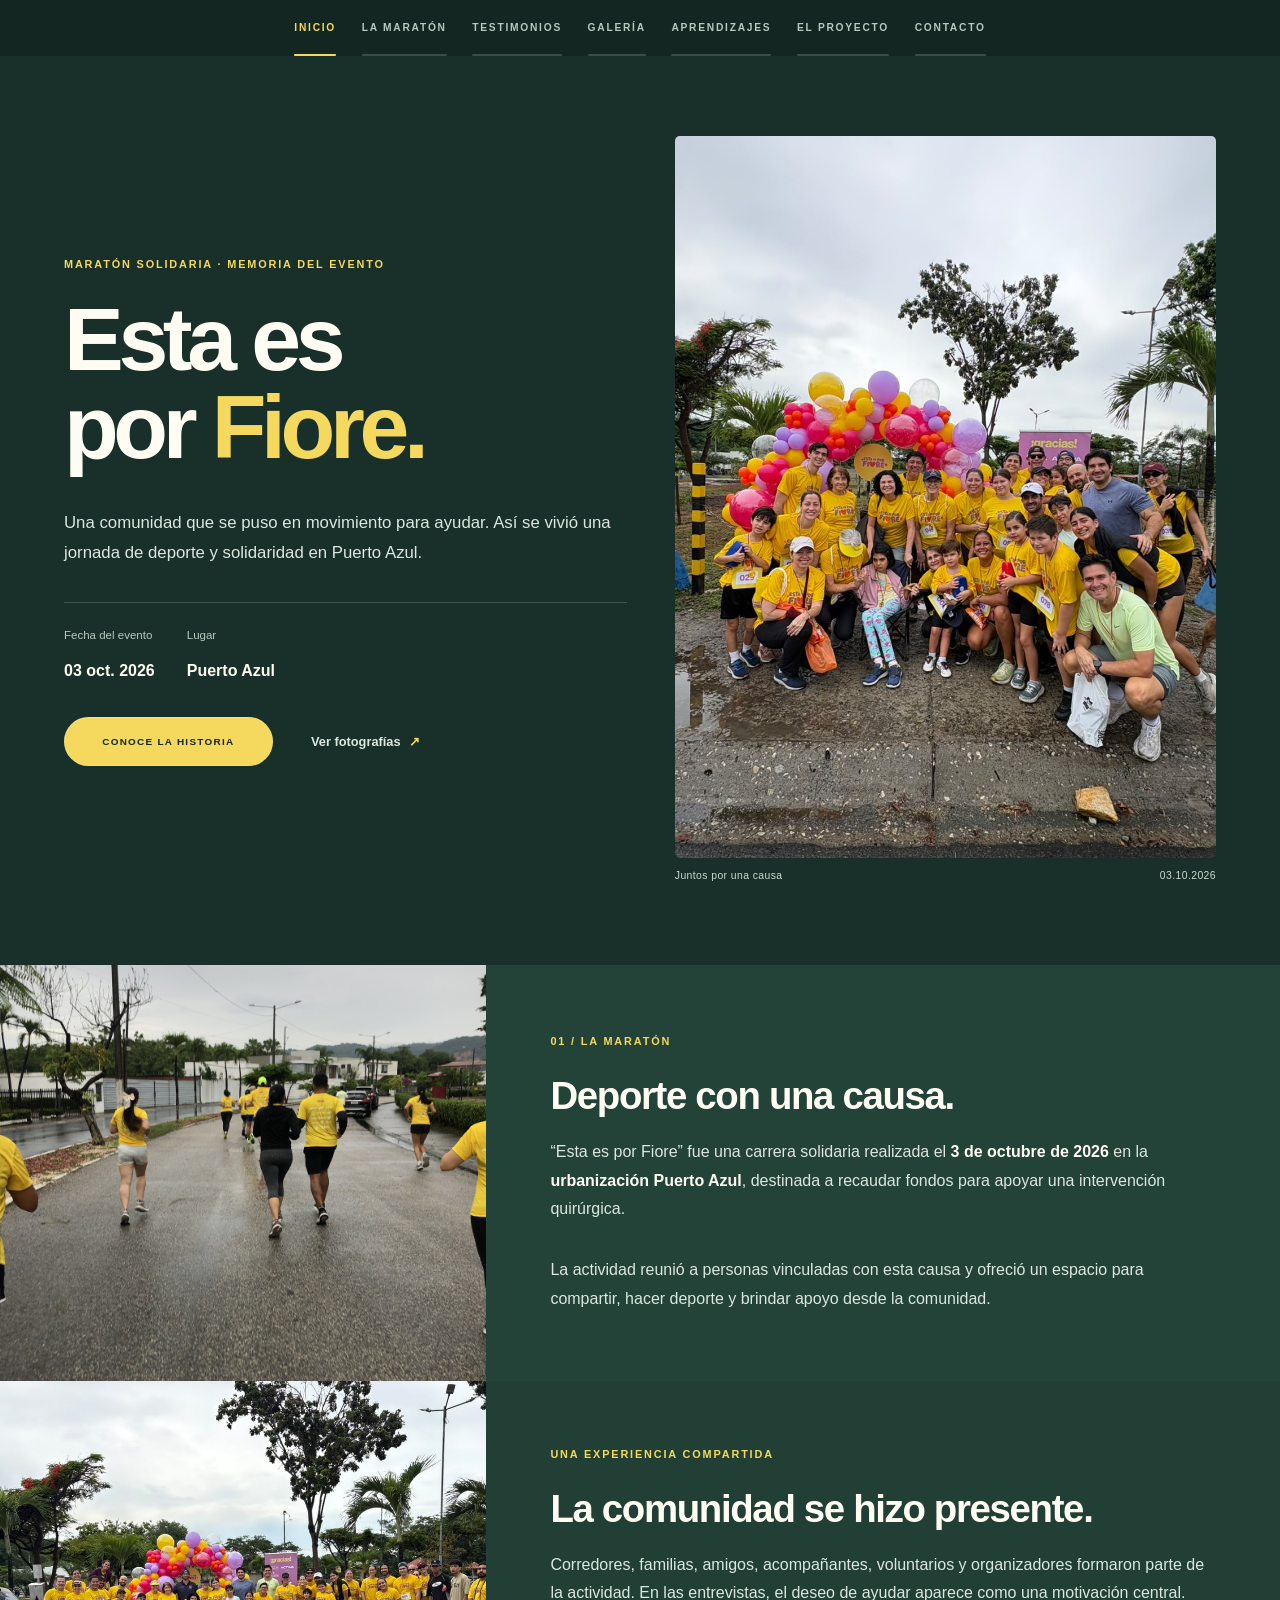
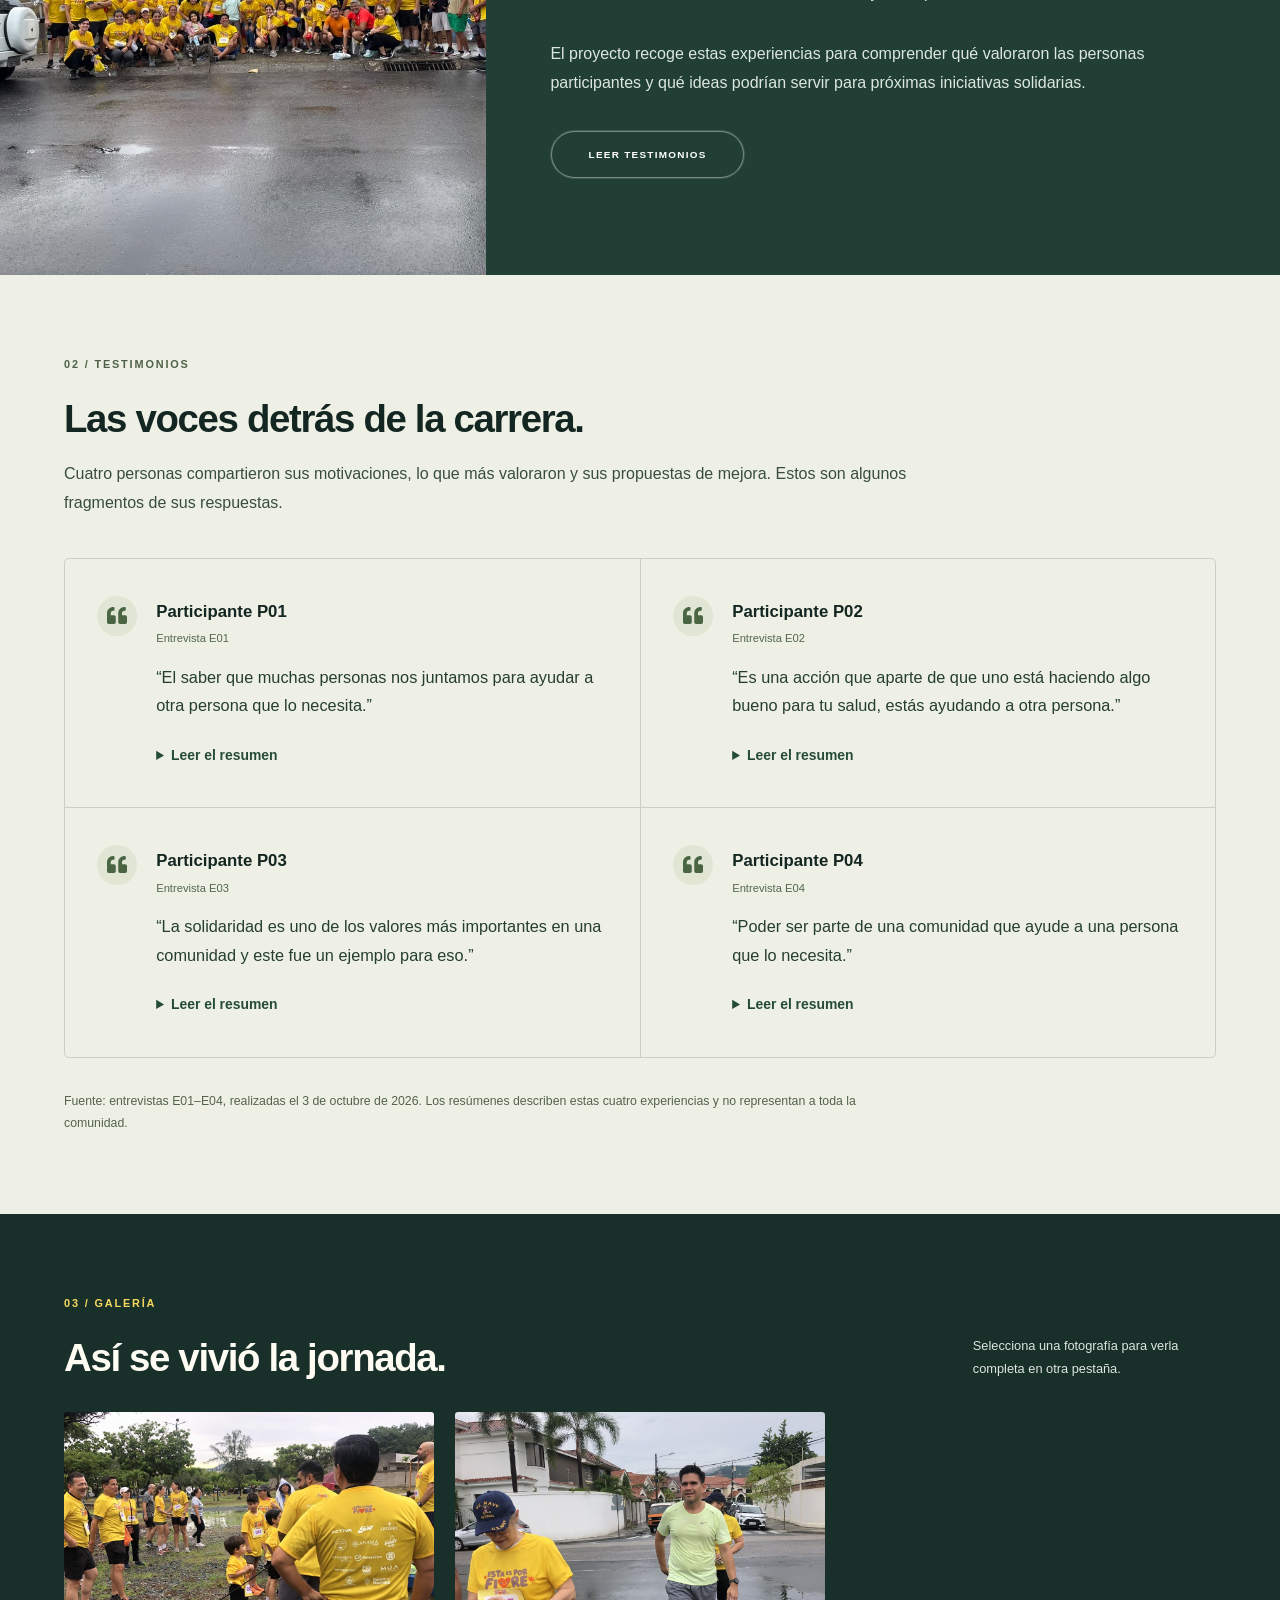
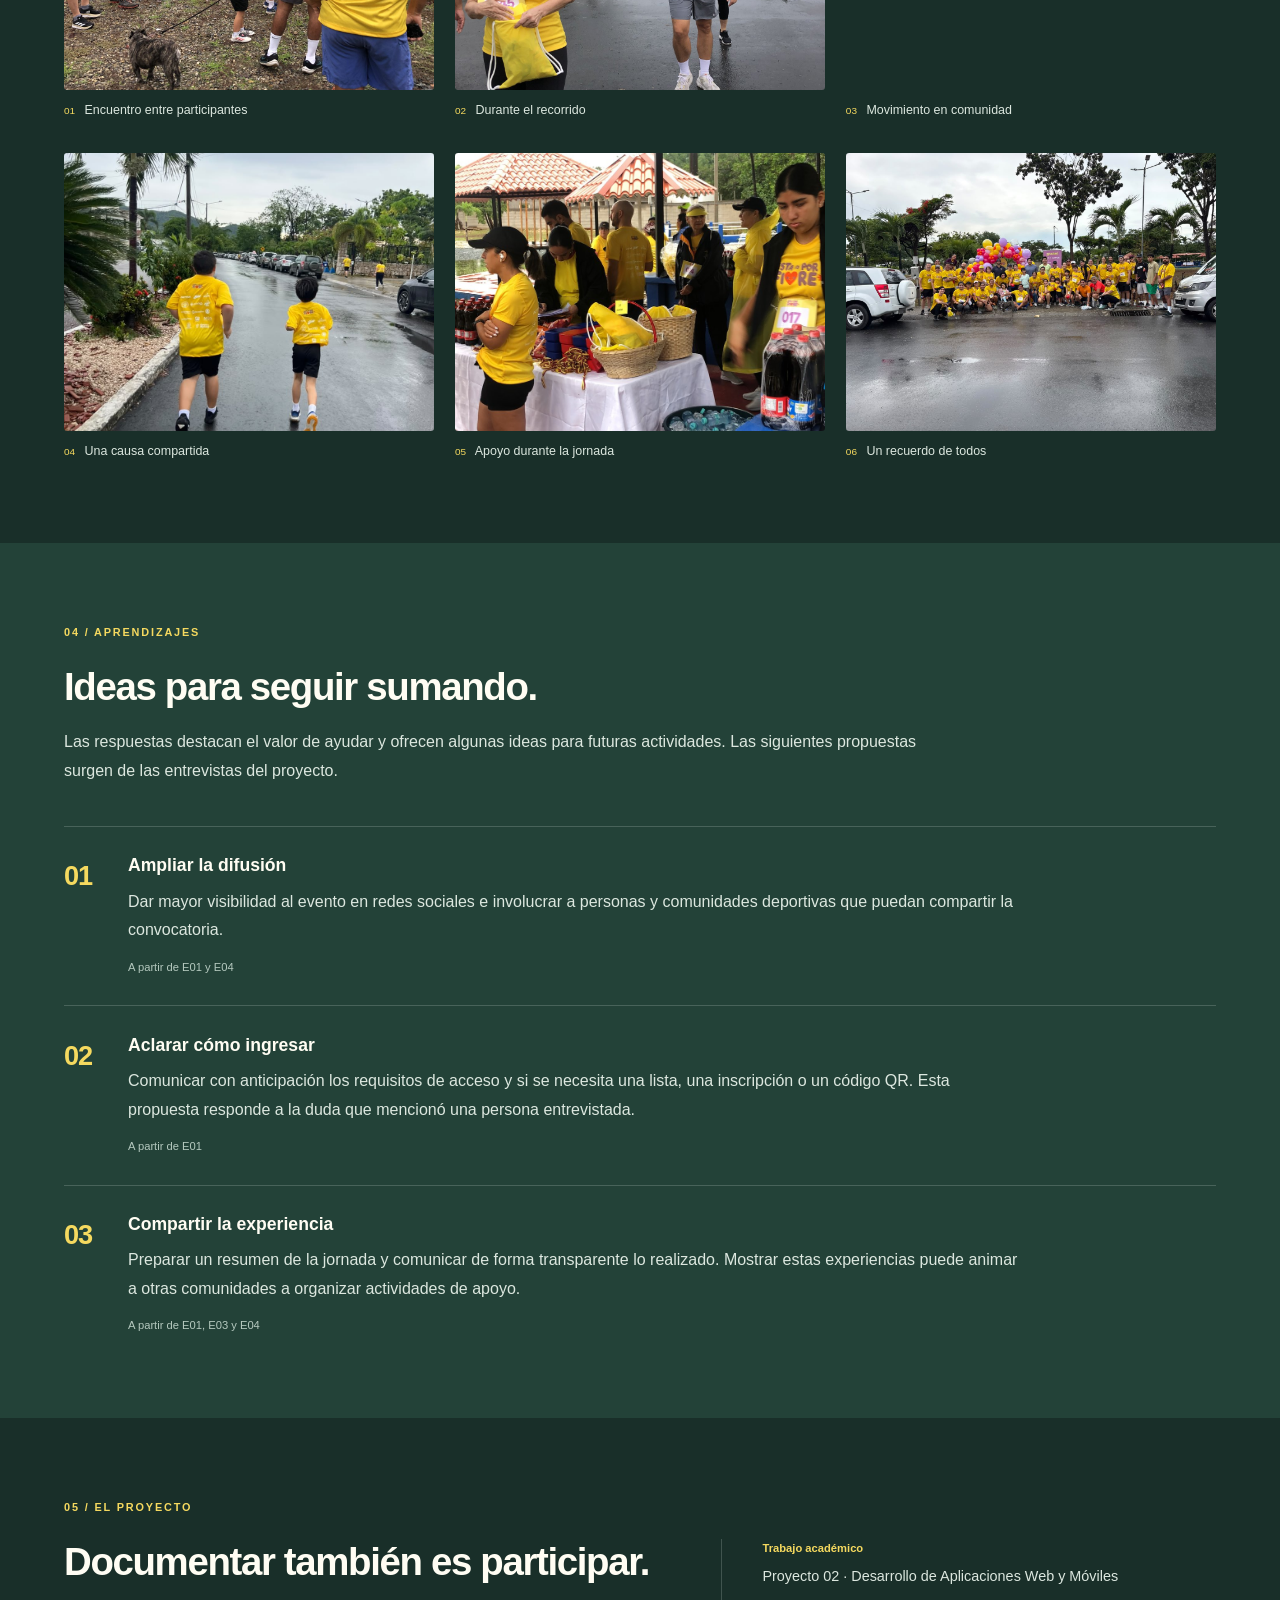
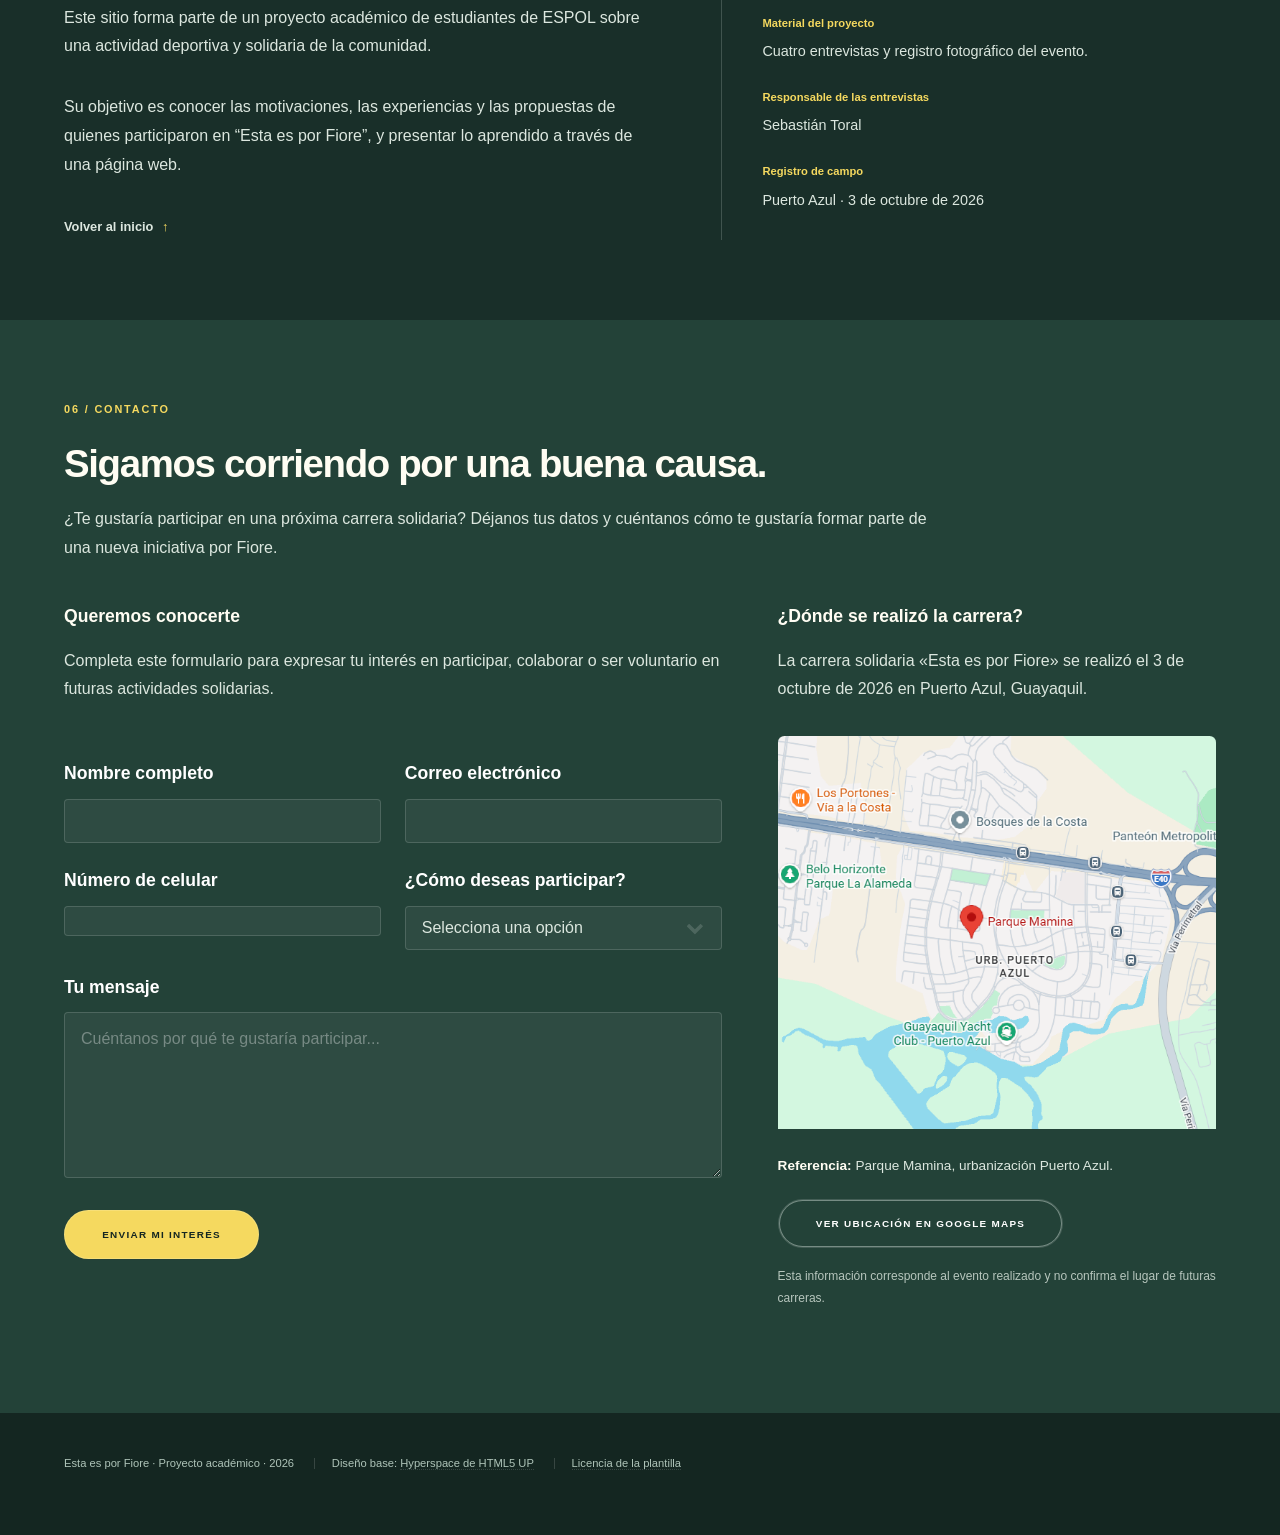
<file: index.html>
<!DOCTYPE HTML>
<!--
    Hyperspace by HTML5 UP
    html5up.net | @ajlkn
    Free for personal and commercial use under the CCA 3.0 license (html5up.net/license)

    Adaptación académica: maratón «Esta es por Fiore».
    Fuentes: entrevistas E01–E04 y fotografías proporcionadas con el proyecto.
-->
<html lang="es">
    <head>
        <title>Esta es por Fiore | Maratón solidaria en Puerto Azul</title>
        <meta charset="utf-8" />
        <meta name="viewport" content="width=device-width, initial-scale=1" />
        <meta name="description" content="Memoria de la maratón solidaria Esta es por Fiore, realizada el 3 de octubre de 2026 en Puerto Azul. Fotografías, testimonios y aprendizajes de la comunidad." />
        <meta name="theme-color" content="#142621" />
        <link rel="stylesheet" href="assets/css/main.css" />
        <link rel="stylesheet" href="assets/css/maraton.css" />
        <noscript><link rel="stylesheet" href="assets/css/noscript.css" /></noscript>
    </head>
    <body class="is-preload">
        <a href="#wrapper" class="skip-link">Saltar al contenido</a>

        <!-- Menú lateral de Hyperspace. En celulares se muestra arriba. -->
        <aside id="sidebar" aria-label="Navegación del proyecto">
            <div class="inner">
                <div class="sidebar-brand" aria-label="Esta es por Fiore">
                    <span>Esta es por</span>
                    <strong>Fiore<span class="brand-dot">.</span></strong>
                    <small>Una carrera solidaria</small>
                </div>
                <nav aria-label="Secciones de la página">
                    <ul>
                        <li><a href="#intro">Inicio</a></li>
                        <li><a href="#one">La maratón</a></li>
                        <li><a href="#two">Testimonios</a></li>
                        <li><a href="#three">Galería</a></li>
                        <li><a href="#four">Aprendizajes</a></li>
                        <li><a href="#five">El proyecto</a></li>
                        <li><a href="#six">Contacto</a></li>
                    </ul>
                </nav>
                <p class="sidebar-note">Puerto Azul<br />03 de octubre de 2026</p>
            </div>
        </aside>

        <main id="wrapper" tabindex="-1">
            <!-- Inicio: datos confirmados en las entrevistas. -->
            <section id="intro" class="wrapper style1 fullscreen fade-up" aria-labelledby="titulo">
                <div class="inner hero-grid">
                    <div class="hero-copy">
                        <p class="eyebrow">Maratón solidaria · Memoria del evento</p>
                        <h1 id="titulo">Esta es<br />por <span>Fiore.</span></h1>
                        <p class="hero-description">Una comunidad que se puso en movimiento para ayudar. Así se vivió una jornada de deporte y solidaridad en Puerto Azul.</p>
                        <dl class="event-facts">
                            <div><dt>Fecha del evento</dt><dd><time datetime="2026-10-03">03 oct. 2026</time></dd></div>
                            <div><dt>Lugar</dt><dd>Puerto Azul</dd></div>
                        </dl>
                        <ul class="actions hero-actions">
                            <li><a href="#one" class="button primary scrolly">Conoce la historia</a></li>
                            <li><a href="#three" class="text-link scrolly">Ver fotografías <span aria-hidden="true">↗</span></a></li>
                        </ul>
                    </div>
                    <figure class="hero-photo">
                        <img src="images/maraton/portada.jpg" alt="Participantes con camisetas amarillas reunidos junto a un arco de globos durante la maratón Esta es por Fiore." width="960" height="1280" fetchpriority="high" />
                        <figcaption><span>Juntos por una causa</span><span>03.10.2026</span></figcaption>
                    </figure>
                </div>
            </section>

            <!-- Se conserva la estructura de imágenes y texto de Hyperspace. -->
            <section id="one" class="wrapper style2 spotlights" aria-label="Acerca de la maratón">
                <section aria-labelledby="causa-titulo">
                    <a href="images/maraton/recorrido.jpg" class="image" target="_blank" rel="noopener" aria-label="Ampliar fotografía del recorrido en una pestaña nueva">
                        <img src="images/maraton/recorrido.jpg" alt="Participantes recorren las calles de Puerto Azul con camisetas amarillas." data-position="center center" width="1200" height="1600" loading="lazy" />
                    </a>
                    <div class="content"><div class="inner">
                        <p class="eyebrow">01 / La maratón</p>
                        <h2 id="causa-titulo">Deporte con una causa.</h2>
                        <p>“Esta es por Fiore” fue una carrera solidaria realizada el <strong>3 de octubre de 2026</strong> en la <strong>urbanización Puerto Azul</strong>, destinada a recaudar fondos para apoyar una intervención quirúrgica.</p>
                        <p>La actividad reunió a personas vinculadas con esta causa y ofreció un espacio para compartir, hacer deporte y brindar apoyo desde la comunidad.</p>
                    </div></div>
                </section>
                <section aria-labelledby="comunidad-titulo">
                    <a href="images/maraton/grupo.jpg" class="image" target="_blank" rel="noopener" aria-label="Ampliar fotografía del grupo en una pestaña nueva">
                        <img src="images/maraton/grupo.jpg" alt="Fotografía grupal de la comunidad reunida para la carrera solidaria." data-position="center center" width="1280" height="960" loading="lazy" />
                    </a>
                    <div class="content"><div class="inner">
                        <p class="eyebrow">Una experiencia compartida</p>
                        <h2 id="comunidad-titulo">La comunidad se hizo presente.</h2>
                        <p>Corredores, familias, amigos, acompañantes, voluntarios y organizadores formaron parte de la actividad. En las entrevistas, el deseo de ayudar aparece como una motivación central.</p>
                        <p>El proyecto recoge estas experiencias para comprender qué valoraron las personas participantes y qué ideas podrían servir para próximas iniciativas solidarias.</p>
                        <ul class="actions"><li><a href="#two" class="button scrolly">Leer testimonios</a></li></ul>
                    </div></div>
                </section>
            </section>

            <!-- Fragmentos reales, identificados con los códigos de las fichas. -->
            <section id="two" class="wrapper style3 fade-up" aria-labelledby="testimonios-titulo">
                <div class="inner">
                    <p class="eyebrow">02 / Testimonios</p>
                    <h2 id="testimonios-titulo">Las voces detrás de la carrera.</h2>
                    <p class="section-intro">Cuatro personas compartieron sus motivaciones, lo que más valoraron y sus propuestas de mejora. Estos son algunos fragmentos de sus respuestas.</p>
                    <div class="features testimonios">
                        <section aria-labelledby="persona-01">
                            <span class="icon solid major fa-quote-left" aria-hidden="true"></span>
                            <h3 id="persona-01">Participante P01</h3>
                            <p class="interview-code">Entrevista E01</p>
                            <blockquote>“El saber que muchas personas nos juntamos para ayudar a otra persona que lo necesita.”</blockquote>
                            <details><summary>Leer el resumen</summary>
                                <p>Destacó la rápida respuesta de la comunidad y la coordinación del evento. Comentó que tuvo dudas sobre si necesitaba una lista o un código QR para ingresar.</p>
                                <p>Propuso ampliar la difusión con voces conocidas, involucrar a más comunidades deportivas y compartir un resumen de lo realizado de forma transparente.</p>
                            </details>
                        </section>
                        <section aria-labelledby="persona-02">
                            <span class="icon solid major fa-quote-left" aria-hidden="true"></span>
                            <h3 id="persona-02">Participante P02</h3>
                            <p class="interview-code">Entrevista E02</p>
                            <blockquote>“Es una acción que aparte de que uno está haciendo algo bueno para tu salud, estás ayudando a otra persona.”</blockquote>
                            <details><summary>Leer el resumen</summary>
                                <p>Su principal motivación fue la solidaridad. Valoró la posibilidad de realizar actividad física y, al mismo tiempo, apoyar una causa benéfica.</p>
                                <p>No reportó dificultades y sugirió extender este tipo de iniciativas a otras personas que necesiten apoyo en temas de salud.</p>
                            </details>
                        </section>
                        <section aria-labelledby="persona-03">
                            <span class="icon solid major fa-quote-left" aria-hidden="true"></span>
                            <h3 id="persona-03">Participante P03</h3>
                            <p class="interview-code">Entrevista E03</p>
                            <blockquote>“La solidaridad es uno de los valores más importantes en una comunidad y este fue un ejemplo para eso.”</blockquote>
                            <details><summary>Leer el resumen</summary>
                                <p>Expresó agradecimiento por la disposición de las personas para ayudar. Consideró que el evento fue un ejemplo del valor de la solidaridad en la comunidad.</p>
                                <p>No señaló dificultades ni cambios necesarios y manifestó su apoyo a otras actividades orientadas a ayudar a quienes lo necesitan.</p>
                            </details>
                        </section>
                        <section aria-labelledby="persona-04">
                            <span class="icon solid major fa-quote-left" aria-hidden="true"></span>
                            <h3 id="persona-04">Participante P04</h3>
                            <p class="interview-code">Entrevista E04</p>
                            <blockquote>“Poder ser parte de una comunidad que ayude a una persona que lo necesita.”</blockquote>
                            <details><summary>Leer el resumen</summary>
                                <p>Valoró la organización y la alegría de participantes y organizadores. No encontró dificultades durante su experiencia.</p>
                                <p>Recomendó dar mayor visibilidad a estas actividades en redes sociales para convocar a más personas y promover nuevas iniciativas solidarias.</p>
                            </details>
                        </section>
                    </div>
                    <p class="source-note">Fuente: entrevistas E01–E04, realizadas el 3 de octubre de 2026. Los resúmenes describen estas cuatro experiencias y no representan a toda la comunidad.</p>
                </div>
            </section>

            <!-- Galería: fotografías del proyecto. -->
            <section id="three" class="wrapper style1 fade-up" aria-labelledby="galeria-titulo">
                <div class="inner">
                    <div class="section-heading">
                        <div><p class="eyebrow">03 / Galería</p><h2 id="galeria-titulo">Así se vivió la jornada.</h2></div>
                        <p>Selecciona una fotografía para verla completa en otra pestaña.</p>
                    </div>
                    <div class="gallery-grid">
                        <figure>
                            <a href="images/maraton/encuentro.jpg" target="_blank" rel="noopener" aria-label="Ampliar Encuentro entre participantes en una pestaña nueva"><img src="images/maraton/encuentro.jpg" alt="Personas con camisetas del evento reunidas en una zona verde." width="1200" height="1600" loading="lazy" decoding="async" /></a>
                            <figcaption><span>01</span> Encuentro entre participantes</figcaption>
                        </figure>
                        <figure>
                            <a href="images/maraton/corredores.jpg" target="_blank" rel="noopener" aria-label="Ampliar Durante el recorrido en una pestaña nueva"><img src="images/maraton/corredores.jpg" alt="Participantes avanzan por una calle de Puerto Azul durante la carrera." width="1200" height="1600" loading="lazy" decoding="async" /></a>
                            <figcaption><span>02</span> Durante el recorrido</figcaption>
                        </figure>
                        <figure>
                            <a href="images/maraton/actividad.jpg" target="_blank" rel="noopener" aria-label="Ampliar Movimiento en comunidad en una pestaña nueva"><img src="images/maraton/actividad.jpg" alt="Grupo de asistentes realiza actividad física al aire libre." width="1280" height="960" loading="lazy" decoding="async" /></a>
                            <figcaption><span>03</span> Movimiento en comunidad</figcaption>
                        </figure>
                        <figure>
                            <a href="images/maraton/carrera.jpg" target="_blank" rel="noopener" aria-label="Ampliar Una causa compartida en una pestaña nueva"><img src="images/maraton/carrera.jpg" alt="Dos participantes con camisetas amarillas recorren una calle bordeada de palmeras." width="960" height="1280" loading="lazy" decoding="async" /></a>
                            <figcaption><span>04</span> Una causa compartida</figcaption>
                        </figure>
                        <figure>
                            <a href="images/maraton/apoyo.jpg" target="_blank" rel="noopener" aria-label="Ampliar Apoyo durante la jornada en una pestaña nueva"><img src="images/maraton/apoyo.jpg" alt="Mesa con alimentos y bebidas junto a varias personas del evento." width="900" height="1600" loading="lazy" decoding="async" /></a>
                            <figcaption><span>05</span> Apoyo durante la jornada</figcaption>
                        </figure>
                        <figure>
                            <a href="images/maraton/grupo.jpg" target="_blank" rel="noopener" aria-label="Ampliar Un recuerdo de todos en una pestaña nueva"><img src="images/maraton/grupo.jpg" alt="Fotografía panorámica de los participantes reunidos junto al arco de globos." width="1280" height="960" loading="lazy" decoding="async" /></a>
                            <figcaption><span>06</span> Un recuerdo de todos</figcaption>
                        </figure>
                    </div>
                </div>
            </section>

            <!-- Propuestas derivadas de las entrevistas, sin inventar estadísticas. -->
            <section id="four" class="wrapper style2 fade-up" aria-labelledby="aprendizajes-titulo">
                <div class="inner">
                    <p class="eyebrow">04 / Aprendizajes</p>
                    <h2 id="aprendizajes-titulo">Ideas para seguir sumando.</h2>
                    <p class="section-intro">Las respuestas destacan el valor de ayudar y ofrecen algunas ideas para futuras actividades. Las siguientes propuestas surgen de las entrevistas del proyecto.</p>
                    <ol class="learning-list">
                        <li><span class="learning-number" aria-hidden="true">01</span><div>
                            <h3>Ampliar la difusión</h3>
                            <p>Dar mayor visibilidad al evento en redes sociales e involucrar a personas y comunidades deportivas que puedan compartir la convocatoria.</p>
                            <small>A partir de E01 y E04</small>
                        </div></li>
                        <li><span class="learning-number" aria-hidden="true">02</span><div>
                            <h3>Aclarar cómo ingresar</h3>
                            <p>Comunicar con anticipación los requisitos de acceso y si se necesita una lista, una inscripción o un código QR. Esta propuesta responde a la duda que mencionó una persona entrevistada.</p>
                            <small>A partir de E01</small>
                        </div></li>
                        <li><span class="learning-number" aria-hidden="true">03</span><div>
                            <h3>Compartir la experiencia</h3>
                            <p>Preparar un resumen de la jornada y comunicar de forma transparente lo realizado. Mostrar estas experiencias puede animar a otras comunidades a organizar actividades de apoyo.</p>
                            <small>A partir de E01, E03 y E04</small>
                        </div></li>
                    </ol>
                </div>
            </section>

            <!-- Proyecto académico: sustituye los datos de contacto ficticios. -->
            <section id="five" class="wrapper style1 fade-up" aria-labelledby="proyecto-titulo">
                <div class="inner">
                    <p class="eyebrow">05 / El proyecto</p>
                    <div class="project-grid">
                        <div>
                            <h2 id="proyecto-titulo">Documentar también es participar.</h2>
                            <p>Este sitio forma parte de un proyecto académico de estudiantes de ESPOL sobre una actividad deportiva y solidaria de la comunidad.</p>
                            <p>Su objetivo es conocer las motivaciones, las experiencias y las propuestas de quienes participaron en “Esta es por Fiore”, y presentar lo aprendido a través de una página web.</p>
                            <a href="#intro" class="text-link scrolly">Volver al inicio <span aria-hidden="true">↑</span></a>
                        </div>
                        <dl class="project-details">
                            <div><dt>Trabajo académico</dt><dd>Proyecto 02 · Desarrollo de Aplicaciones Web y Móviles</dd></div>
                            <div><dt>Material del proyecto</dt><dd>Cuatro entrevistas y registro fotográfico del evento.</dd></div>
                            <div><dt>Responsable de las entrevistas</dt><dd>Sebastián Toral</dd></div>
                            <div><dt>Registro de campo</dt><dd>Puerto Azul · 3 de octubre de 2026</dd></div>
                        </dl>
                    </div>
                </div>
                
            <!-- Contacto e interés en futuras carreras -->
            <section id="six" class="wrapper style2 fade-up" aria-labelledby="contacto-titulo">
                <div class="inner">
                    <p class="eyebrow">06 / Contacto</p>
                    <h2 id="contacto-titulo">Sigamos corriendo por una buena causa.</h2>
                    <p class="section-intro">
                        ¿Te gustaría participar en una próxima carrera solidaria?
                        Déjanos tus datos y cuéntanos cómo te gustaría formar parte
                        de una nueva iniciativa por Fiore.
                    </p>

                    <div class="contacto-grid">
                        <div>
                            <h3>Queremos conocerte</h3>
                            <p>
                                Completa este formulario para expresar tu interés
                                en participar, colaborar o ser voluntario en
                                futuras actividades solidarias.
                            </p>

                            <form method="POST"
                                  action="https://formsubmit.co/arihuzicaza2@gmail.com">

                                <input type="hidden" name="_subject"
                                       value="Nuevo interesado - Esta es por Fiore">
                                <input type="hidden" name="_captcha" value="true">

                                <div class="fields">
                                    <div class="field half">
                                        <label for="nombre">Nombre completo</label>
                                        <input type="text" name="nombre"
                                               id="nombre" minlength="3"
                                               maxlength="80" autocomplete="name"
                                               required />
                                    </div>

                                    <div class="field half">
                                        <label for="correo">Correo electrónico</label>
                                        <input type="email" name="email"
                                               id="correo" autocomplete="email"
                                               required />
                                    </div>

                                    <div class="field half">
                                        <label for="celular">Número de celular</label>
                                        <input type="tel" name="celular"
                                               id="celular" inputmode="tel"
                                               pattern="[0-9+() -]{7,18}"
                                               title="Ingresa un número telefónico válido"
                                               autocomplete="tel" required />
                                    </div>

                                    <div class="field half">
                                        <label for="participacion">¿Cómo deseas participar?</label>
                                        <select name="participacion"
                                                id="participacion" required>
                                            <option value="">Selecciona una opción</option>
                                            <option value="Corredor">Como corredor</option>
                                            <option value="Voluntario">Como voluntario</option>
                                            <option value="Colaborador">Como colaborador</option>
                                            <option value="Informacion">Recibir información</option>
                                        </select>
                                    </div>

                                    <div class="field">
                                        <label for="mensaje">Tu mensaje</label>
                                        <textarea name="mensaje" id="mensaje"
                                                  rows="5" minlength="10"
                                                  maxlength="1000"
                                                  placeholder="Cuéntanos por qué te gustaría participar..."
                                                  required></textarea>
                                    </div>
                                </div>

                                <ul class="actions">
                                    <li>
                                        <button type="submit" class="button primary">
                                            Enviar mi interés
                                        </button>
                                    </li>
                                </ul>
                            </form>
                        </div>

                        <div class="contacto-ubicacion">
                            <h3>¿Dónde se realizó la carrera?</h3>
                            <p>
                                La carrera solidaria «Esta es por Fiore»
                                se realizó el 3 de octubre de 2026 en
                                Puerto Azul, Guayaquil.
                            </p>

                            <a href="https://maps.app.goo.gl/Z8Nwp6n1zay669jEA?g_st=iw"
                               target="_blank" rel="noopener noreferrer"
                               class="mapa-enlace"
                               aria-label="Abrir la ubicación del evento en Google Maps">
                                <img src="images/maraton/ubicacion-fiore.png"
                                     alt="Mapa de la ubicación señalada en Parque Mamina, Puerto Azul"
                                     loading="lazy" />
                            </a>

                            <p class="mapa-descripcion">
                                <strong>Referencia:</strong> Parque Mamina,
                                urbanización Puerto Azul.
                            </p>

                            <a href="https://maps.app.goo.gl/Z8Nwp6n1zay669jEA?g_st=iw"
                               class="button"
                               target="_blank" rel="noopener noreferrer">
                                Ver ubicación en Google Maps
                            </a>

                            <p class="contacto-nota">
                                Esta información corresponde al evento realizado
                                y no confirma el lugar de futuras carreras.
                            </p>
                        </div>
                    </div>
                </div>
            </section>
        </main>

        <!-- Se conserva la atribución de la plantilla. -->
        <footer id="footer" class="wrapper style1-alt">
            <div class="inner"><ul class="menu">
                <li>Esta es por Fiore · Proyecto académico · 2026</li>
                <li>Diseño base: <a href="https://html5up.net" target="_blank" rel="noopener">Hyperspace de HTML5 UP</a></li>
                <li><a href="LICENSE.txt">Licencia de la plantilla</a></li>
            </ul></div>
        </footer>

        <!-- Scripts originales: navegación y animaciones. -->
        <script src="assets/js/jquery.min.js"></script>
        <script src="assets/js/jquery.scrollex.min.js"></script>
        <script src="assets/js/jquery.scrolly.min.js"></script>
        <script src="assets/js/browser.min.js"></script>
        <script src="assets/js/breakpoints.min.js"></script>
        <script src="assets/js/util.js"></script>
        <script src="assets/js/main.js"></script>
    </body>
</html>
</file>
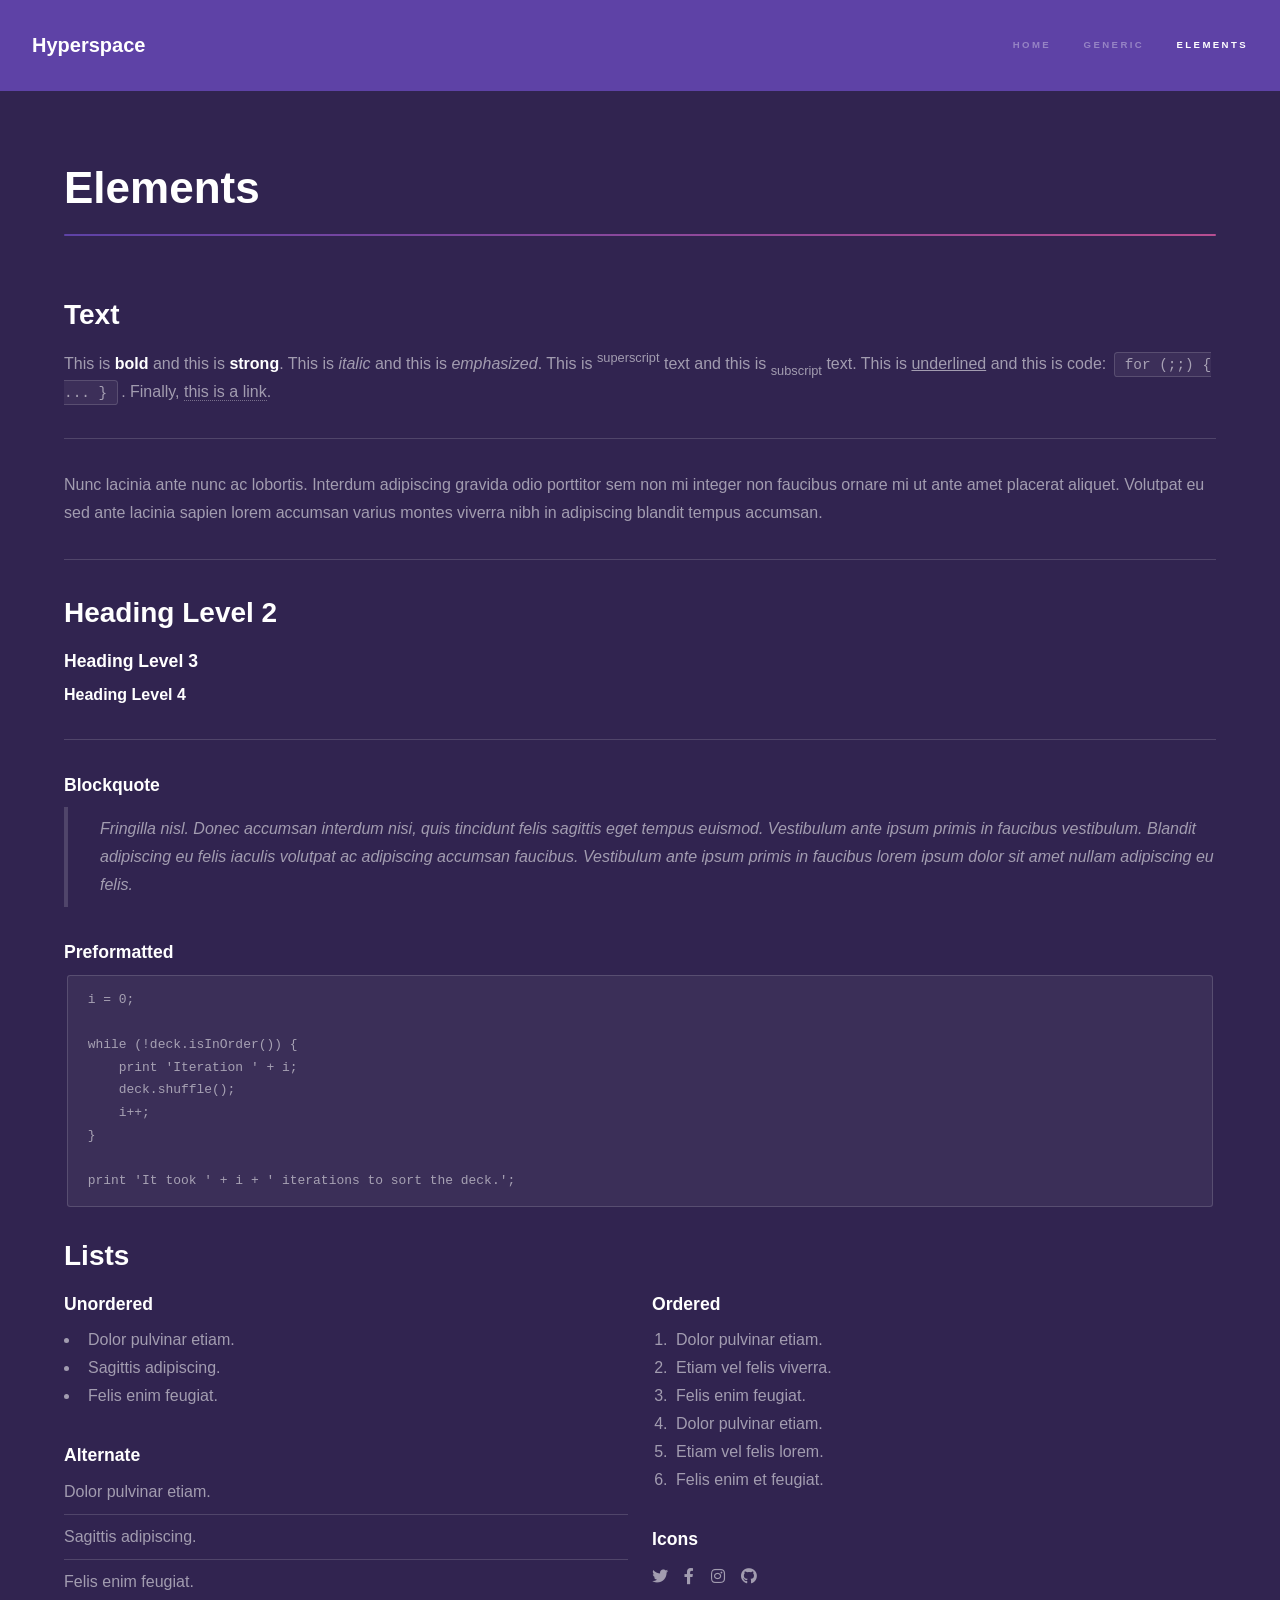
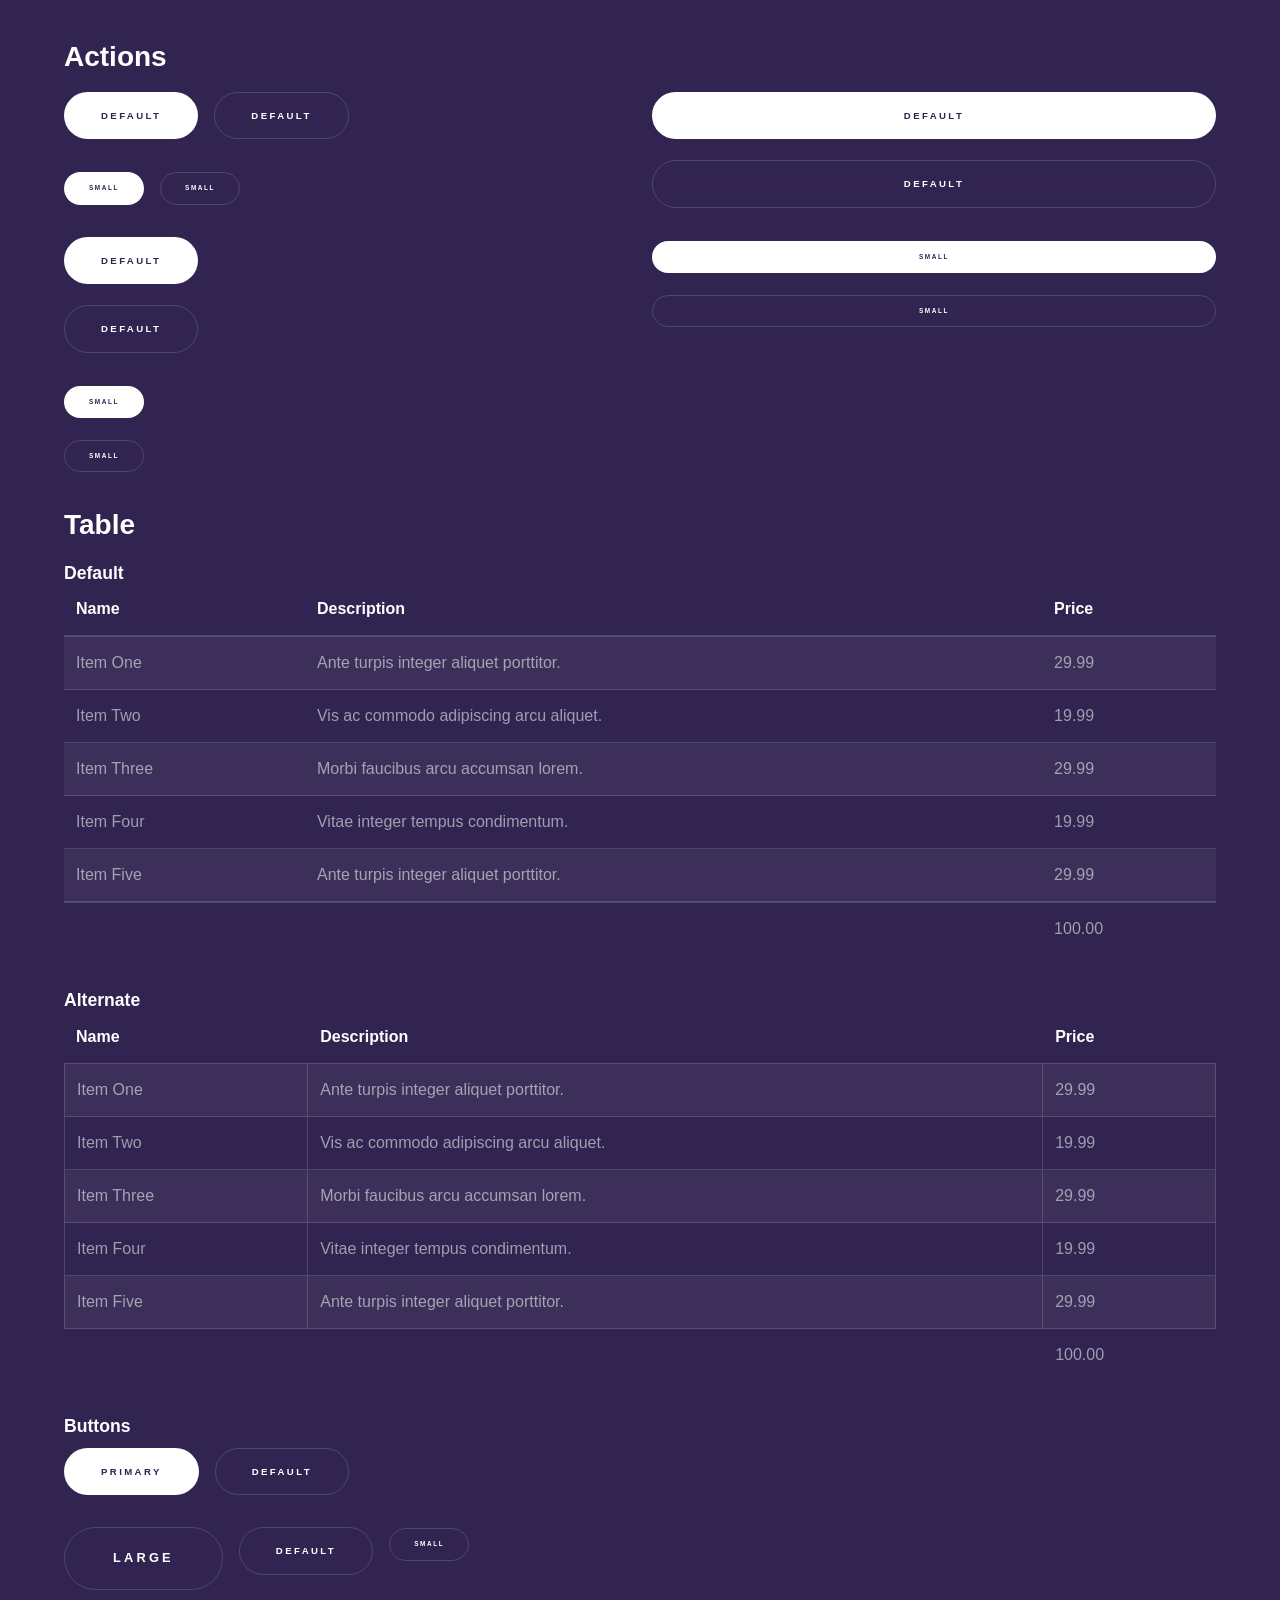
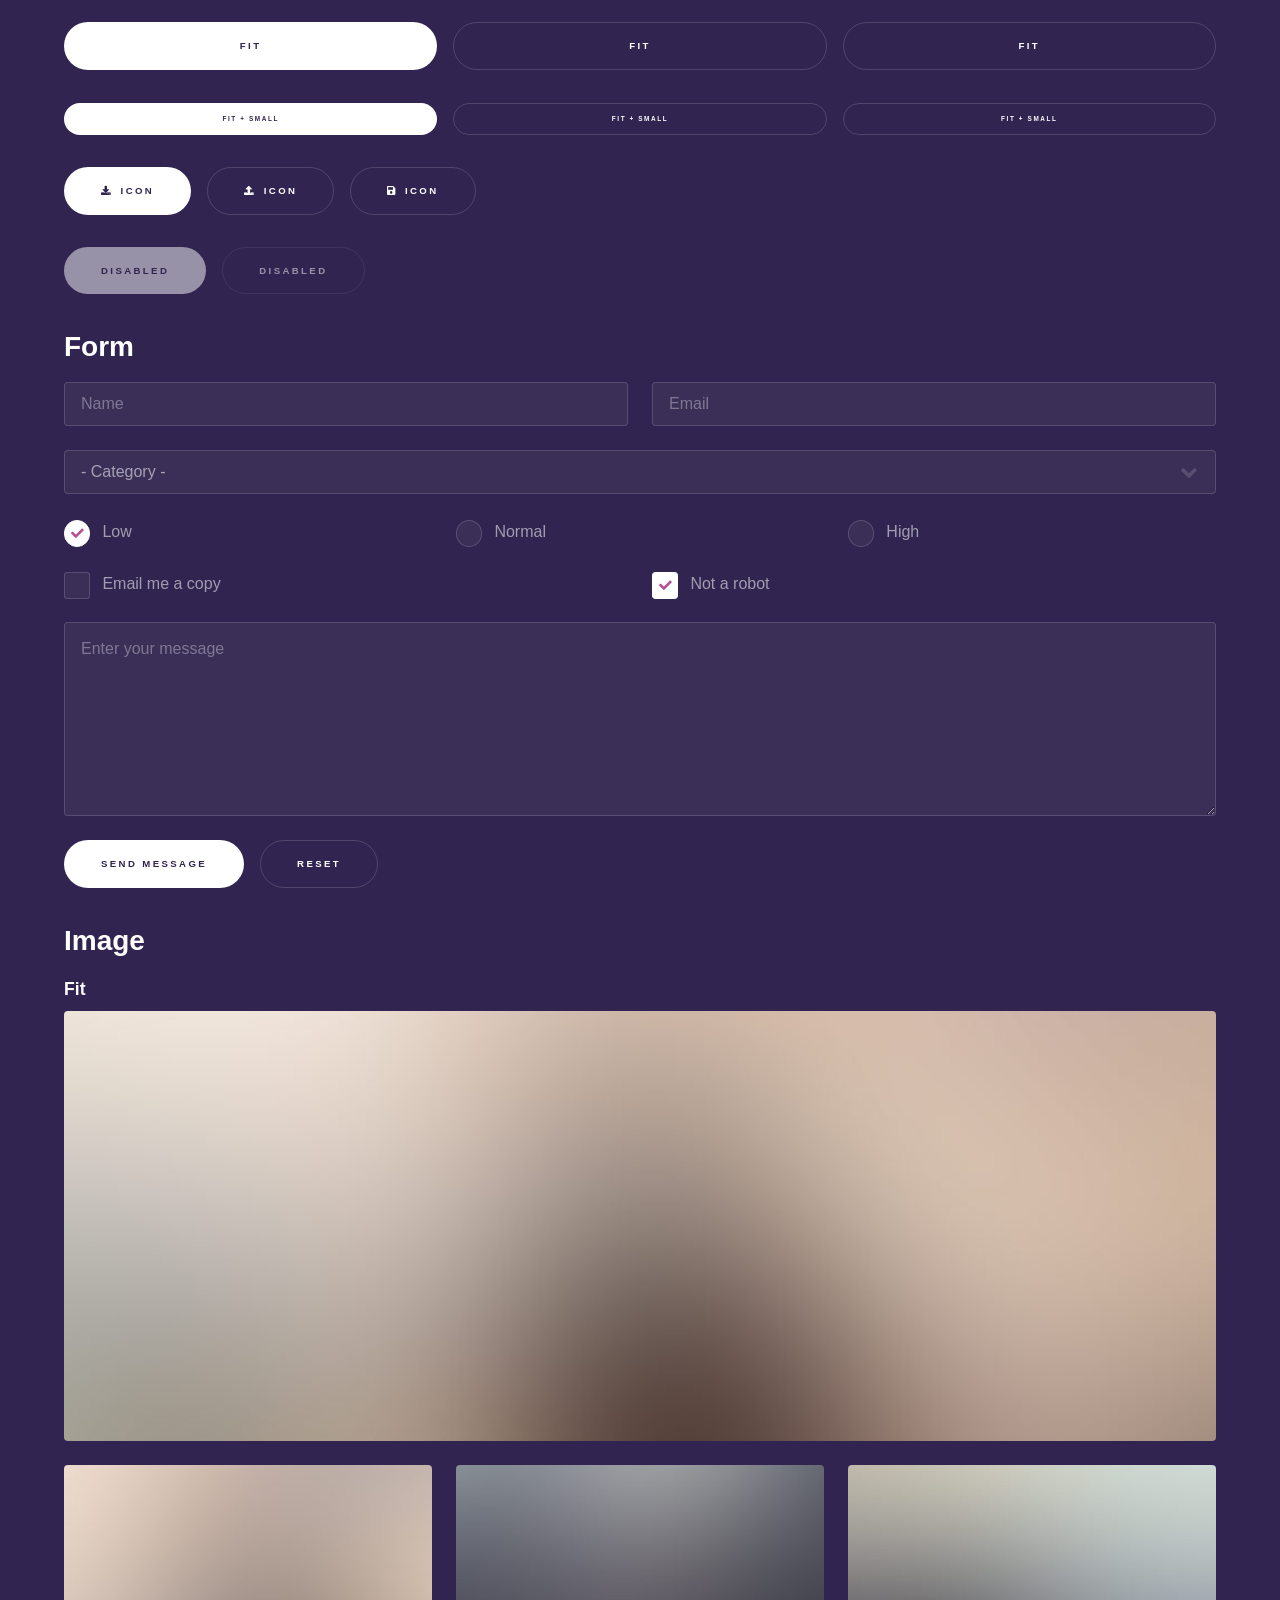
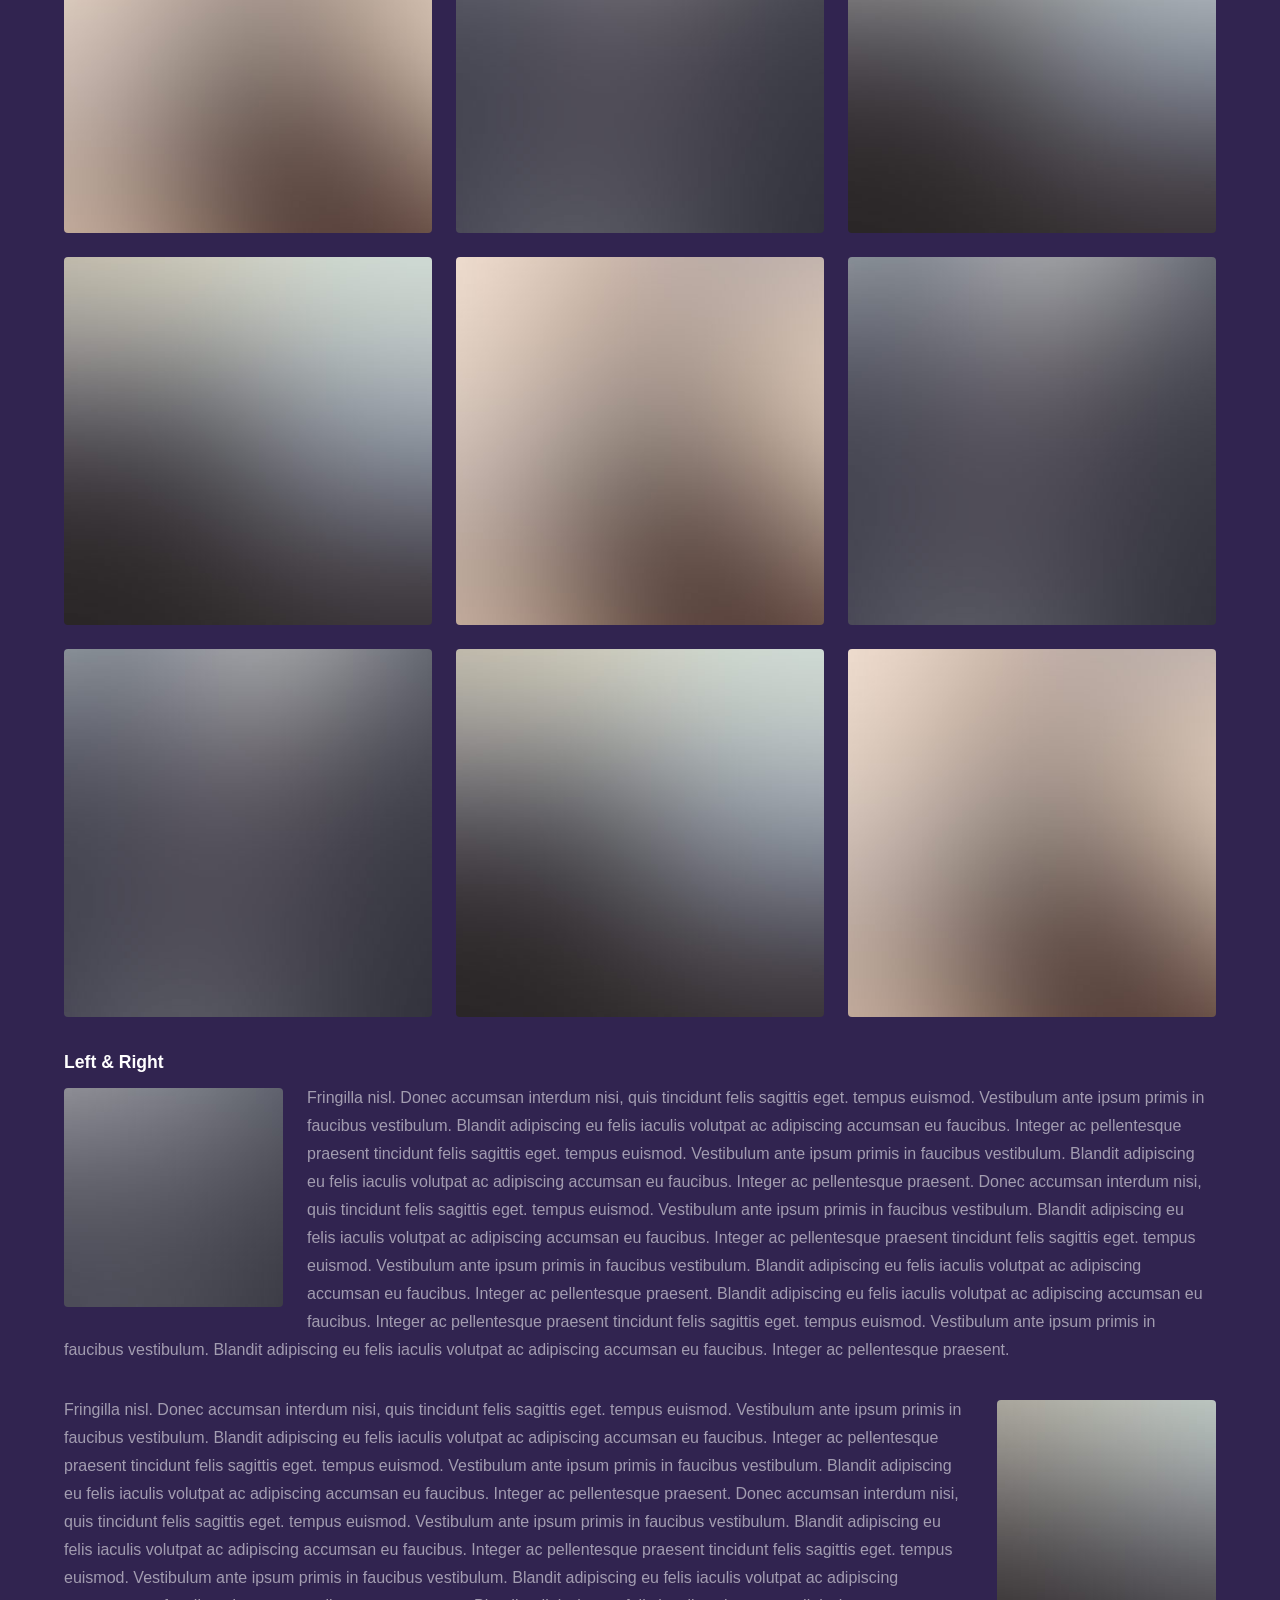
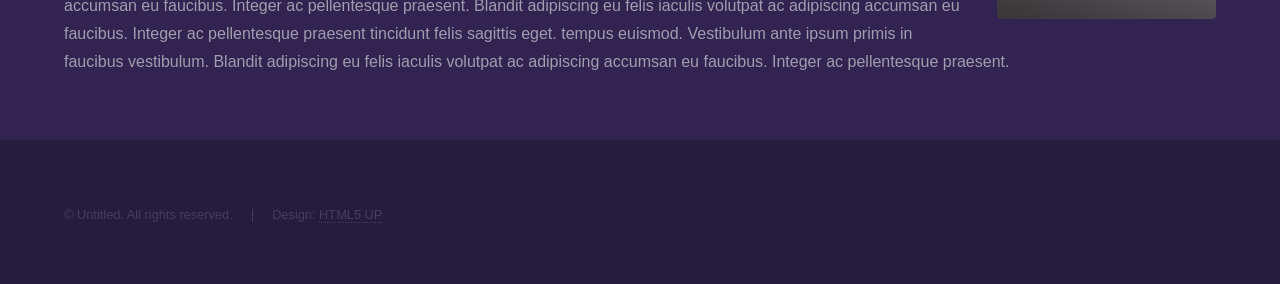
<file: elements.html>
<!DOCTYPE HTML>
<!--
	Hyperspace by HTML5 UP
	html5up.net | @ajlkn
	Free for personal and commercial use under the CCA 3.0 license (html5up.net/license)
	Estos elementos no fueron tocados por nadie, pero se mantienen en el repositorio voluntaria manete para cumplir con los derechos de autor
-->
<html>
	<head>
		<title>Elements - Hyperspace by HTML5 UP</title>
		<meta charset="utf-8" />
		<meta name="viewport" content="width=device-width, initial-scale=1, user-scalable=no" />
		<link rel="stylesheet" href="assets/css/main.css" />
		<noscript><link rel="stylesheet" href="assets/css/noscript.css" /></noscript>
	</head>
	<body class="is-preload">

		<!-- Header -->
			<header id="header">
				<a href="index.html" class="title">Hyperspace</a>
				<nav>
					<ul>
						<li><a href="index.html">Home</a></li>
						<li><a href="generic.html">Generic</a></li>
						<li><a href="elements.html"  class="active">Elements</a></li>
					</ul>
				</nav>
			</header>

		<!-- Wrapper -->
			<div id="wrapper">

				<!-- Main -->
					<section id="main" class="wrapper">
						<div class="inner">
							<h1 class="major">Elements</h1>

							<!-- Text -->
								<section>
									<h2>Text</h2>
									<p>This is <b>bold</b> and this is <strong>strong</strong>. This is <i>italic</i> and this is <em>emphasized</em>.
									This is <sup>superscript</sup> text and this is <sub>subscript</sub> text.
									This is <u>underlined</u> and this is code: <code>for (;;) { ... }</code>. Finally, <a href="#">this is a link</a>.</p>
									<hr />
									<p>Nunc lacinia ante nunc ac lobortis. Interdum adipiscing gravida odio porttitor sem non mi integer non faucibus ornare mi ut ante amet placerat aliquet. Volutpat eu sed ante lacinia sapien lorem accumsan varius montes viverra nibh in adipiscing blandit tempus accumsan.</p>
									<hr />
									<h2>Heading Level 2</h2>
									<h3>Heading Level 3</h3>
									<h4>Heading Level 4</h4>
									<hr />
									<h3>Blockquote</h3>
									<blockquote>Fringilla nisl. Donec accumsan interdum nisi, quis tincidunt felis sagittis eget tempus euismod. Vestibulum ante ipsum primis in faucibus vestibulum. Blandit adipiscing eu felis iaculis volutpat ac adipiscing accumsan faucibus. Vestibulum ante ipsum primis in faucibus lorem ipsum dolor sit amet nullam adipiscing eu felis.</blockquote>
									<h3>Preformatted</h3>
									<pre><code>i = 0;

while (!deck.isInOrder()) {
    print 'Iteration ' + i;
    deck.shuffle();
    i++;
}

print 'It took ' + i + ' iterations to sort the deck.';</code></pre>
								</section>

							<!-- Lists -->
								<section>
									<h2>Lists</h2>
									<div class="row">
										<div class="col-6 col-12-medium">
											<h3>Unordered</h3>
											<ul>
												<li>Dolor pulvinar etiam.</li>
												<li>Sagittis adipiscing.</li>
												<li>Felis enim feugiat.</li>
											</ul>
											<h3>Alternate</h3>
											<ul class="alt">
												<li>Dolor pulvinar etiam.</li>
												<li>Sagittis adipiscing.</li>
												<li>Felis enim feugiat.</li>
											</ul>
										</div>
										<div class="col-6 col-12-medium">
											<h3>Ordered</h3>
											<ol>
												<li>Dolor pulvinar etiam.</li>
												<li>Etiam vel felis viverra.</li>
												<li>Felis enim feugiat.</li>
												<li>Dolor pulvinar etiam.</li>
												<li>Etiam vel felis lorem.</li>
												<li>Felis enim et feugiat.</li>
											</ol>
											<h3>Icons</h3>
											<ul class="icons">
												<li><a href="#" class="icon brands fa-twitter"><span class="label">Twitter</span></a></li>
												<li><a href="#" class="icon brands fa-facebook-f"><span class="label">Facebook</span></a></li>
												<li><a href="#" class="icon brands fa-instagram"><span class="label">Instagram</span></a></li>
												<li><a href="#" class="icon brands fa-github"><span class="label">Github</span></a></li>
											</ul>
										</div>
									</div>
									<h2>Actions</h2>
									<div class="row">
										<div class="col-6 col-12-medium">
											<ul class="actions">
												<li><a href="#" class="button primary">Default</a></li>
												<li><a href="#" class="button">Default</a></li>
											</ul>
											<ul class="actions small">
												<li><a href="#" class="button primary small">Small</a></li>
												<li><a href="#" class="button small">Small</a></li>
											</ul>
											<ul class="actions stacked">
												<li><a href="#" class="button primary">Default</a></li>
												<li><a href="#" class="button">Default</a></li>
											</ul>
											<ul class="actions stacked">
												<li><a href="#" class="button primary small">Small</a></li>
												<li><a href="#" class="button small">Small</a></li>
											</ul>
										</div>
										<div class="col-6 col-12-medium">
											<ul class="actions stacked">
												<li><a href="#" class="button primary fit">Default</a></li>
												<li><a href="#" class="button fit">Default</a></li>
											</ul>
											<ul class="actions stacked">
												<li><a href="#" class="button primary small fit">Small</a></li>
												<li><a href="#" class="button small fit">Small</a></li>
											</ul>
										</div>
									</div>
								</section>

							<!-- Table -->
								<section>
									<h2>Table</h2>
									<h3>Default</h3>
									<div class="table-wrapper">
										<table>
											<thead>
												<tr>
													<th>Name</th>
													<th>Description</th>
													<th>Price</th>
												</tr>
											</thead>
											<tbody>
												<tr>
													<td>Item One</td>
													<td>Ante turpis integer aliquet porttitor.</td>
													<td>29.99</td>
												</tr>
												<tr>
													<td>Item Two</td>
													<td>Vis ac commodo adipiscing arcu aliquet.</td>
													<td>19.99</td>
												</tr>
												<tr>
													<td>Item Three</td>
													<td> Morbi faucibus arcu accumsan lorem.</td>
													<td>29.99</td>
												</tr>
												<tr>
													<td>Item Four</td>
													<td>Vitae integer tempus condimentum.</td>
													<td>19.99</td>
												</tr>
												<tr>
													<td>Item Five</td>
													<td>Ante turpis integer aliquet porttitor.</td>
													<td>29.99</td>
												</tr>
											</tbody>
											<tfoot>
												<tr>
													<td colspan="2"></td>
													<td>100.00</td>
												</tr>
											</tfoot>
										</table>
									</div>

									<h3>Alternate</h3>
									<div class="table-wrapper">
										<table class="alt">
											<thead>
												<tr>
													<th>Name</th>
													<th>Description</th>
													<th>Price</th>
												</tr>
											</thead>
											<tbody>
												<tr>
													<td>Item One</td>
													<td>Ante turpis integer aliquet porttitor.</td>
													<td>29.99</td>
												</tr>
												<tr>
													<td>Item Two</td>
													<td>Vis ac commodo adipiscing arcu aliquet.</td>
													<td>19.99</td>
												</tr>
												<tr>
													<td>Item Three</td>
													<td> Morbi faucibus arcu accumsan lorem.</td>
													<td>29.99</td>
												</tr>
												<tr>
													<td>Item Four</td>
													<td>Vitae integer tempus condimentum.</td>
													<td>19.99</td>
												</tr>
												<tr>
													<td>Item Five</td>
													<td>Ante turpis integer aliquet porttitor.</td>
													<td>29.99</td>
												</tr>
											</tbody>
											<tfoot>
												<tr>
													<td colspan="2"></td>
													<td>100.00</td>
												</tr>
											</tfoot>
										</table>
									</div>
								</section>

							<!-- Buttons -->
								<section>
									<h3>Buttons</h3>
									<ul class="actions">
										<li><a href="#" class="button primary">Primary</a></li>
										<li><a href="#" class="button">Default</a></li>
									</ul>
									<ul class="actions">
										<li><a href="#" class="button large">Large</a></li>
										<li><a href="#" class="button">Default</a></li>
										<li><a href="#" class="button small">Small</a></li>
									</ul>
									<ul class="actions fit">
										<li><a href="#" class="button primary fit">Fit</a></li>
										<li><a href="#" class="button fit">Fit</a></li>
										<li><a href="#" class="button fit">Fit</a></li>
									</ul>
									<ul class="actions fit small">
										<li><a href="#" class="button primary fit small">Fit + Small</a></li>
										<li><a href="#" class="button fit small">Fit + Small</a></li>
										<li><a href="#" class="button fit small">Fit + Small</a></li>
									</ul>
									<ul class="actions">
										<li><a href="#" class="button primary icon solid fa-download">Icon</a></li>
										<li><a href="#" class="button icon solid fa-upload">Icon</a></li>
										<li><a href="#" class="button icon solid fa-save">Icon</a></li>
									</ul>
									<ul class="actions">
										<li><span class="button primary disabled">Disabled</span></li>
										<li><span class="button disabled">Disabled</span></li>
									</ul>
								</section>

							<!-- Form -->
								<section>
									<h2>Form</h2>
									<form method="post" action="#">
										<div class="row gtr-uniform">
											<div class="col-6 col-12-xsmall">
												<input type="text" name="demo-name" id="demo-name" value="" placeholder="Name" />
											</div>
											<div class="col-6 col-12-xsmall">
												<input type="email" name="demo-email" id="demo-email" value="" placeholder="Email" />
											</div>
											<div class="col-12">
												<select name="demo-category" id="demo-category">
													<option value="">- Category -</option>
													<option value="1">Manufacturing</option>
													<option value="1">Shipping</option>
													<option value="1">Administration</option>
													<option value="1">Human Resources</option>
												</select>
											</div>
											<div class="col-4 col-12-small">
												<input type="radio" id="demo-priority-low" name="demo-priority" checked>
												<label for="demo-priority-low">Low</label>
											</div>
											<div class="col-4 col-12-small">
												<input type="radio" id="demo-priority-normal" name="demo-priority">
												<label for="demo-priority-normal">Normal</label>
											</div>
											<div class="col-4 col-12-small">
												<input type="radio" id="demo-priority-high" name="demo-priority">
												<label for="demo-priority-high">High</label>
											</div>
											<div class="col-6 col-12-small">
												<input type="checkbox" id="demo-copy" name="demo-copy">
												<label for="demo-copy">Email me a copy</label>
											</div>
											<div class="col-6 col-12-small">
												<input type="checkbox" id="demo-human" name="demo-human" checked>
												<label for="demo-human">Not a robot</label>
											</div>
											<div class="col-12">
												<textarea name="demo-message" id="demo-message" placeholder="Enter your message" rows="6"></textarea>
											</div>
											<div class="col-12">
												<ul class="actions">
													<li><input type="submit" value="Send Message" class="primary" /></li>
													<li><input type="reset" value="Reset" /></li>
												</ul>
											</div>
										</div>
									</form>
								</section>

							<!-- Image -->
								<section>
									<h2>Image</h2>
									<h3>Fit</h3>
									<div class="box alt">
										<div class="row gtr-uniform">
											<div class="col-12"><span class="image fit"><img src="images/pic04.jpg" alt="" /></span></div>
											<div class="col-4"><span class="image fit"><img src="images/pic01.jpg" alt="" /></span></div>
											<div class="col-4"><span class="image fit"><img src="images/pic02.jpg" alt="" /></span></div>
											<div class="col-4"><span class="image fit"><img src="images/pic03.jpg" alt="" /></span></div>
											<div class="col-4"><span class="image fit"><img src="images/pic03.jpg" alt="" /></span></div>
											<div class="col-4"><span class="image fit"><img src="images/pic01.jpg" alt="" /></span></div>
											<div class="col-4"><span class="image fit"><img src="images/pic02.jpg" alt="" /></span></div>
											<div class="col-4"><span class="image fit"><img src="images/pic02.jpg" alt="" /></span></div>
											<div class="col-4"><span class="image fit"><img src="images/pic03.jpg" alt="" /></span></div>
											<div class="col-4"><span class="image fit"><img src="images/pic01.jpg" alt="" /></span></div>
										</div>
									</div>
									<h3>Left &amp; Right</h3>
									<p><span class="image left"><img src="images/pic05.jpg" alt="" /></span>Fringilla nisl. Donec accumsan interdum nisi, quis tincidunt felis sagittis eget. tempus euismod. Vestibulum ante ipsum primis in faucibus vestibulum. Blandit adipiscing eu felis iaculis volutpat ac adipiscing accumsan eu faucibus. Integer ac pellentesque praesent tincidunt felis sagittis eget. tempus euismod. Vestibulum ante ipsum primis in faucibus vestibulum. Blandit adipiscing eu felis iaculis volutpat ac adipiscing accumsan eu faucibus. Integer ac pellentesque praesent. Donec accumsan interdum nisi, quis tincidunt felis sagittis eget. tempus euismod. Vestibulum ante ipsum primis in faucibus vestibulum. Blandit adipiscing eu felis iaculis volutpat ac adipiscing accumsan eu faucibus. Integer ac pellentesque praesent tincidunt felis sagittis eget. tempus euismod. Vestibulum ante ipsum primis in faucibus vestibulum. Blandit adipiscing eu felis iaculis volutpat ac adipiscing accumsan eu faucibus. Integer ac pellentesque praesent. Blandit adipiscing eu felis iaculis volutpat ac adipiscing accumsan eu faucibus. Integer ac pellentesque praesent tincidunt felis sagittis eget. tempus euismod. Vestibulum ante ipsum primis in faucibus vestibulum. Blandit adipiscing eu felis iaculis volutpat ac adipiscing accumsan eu faucibus. Integer ac pellentesque praesent.</p>
									<p><span class="image right"><img src="images/pic06.jpg" alt="" /></span>Fringilla nisl. Donec accumsan interdum nisi, quis tincidunt felis sagittis eget. tempus euismod. Vestibulum ante ipsum primis in faucibus vestibulum. Blandit adipiscing eu felis iaculis volutpat ac adipiscing accumsan eu faucibus. Integer ac pellentesque praesent tincidunt felis sagittis eget. tempus euismod. Vestibulum ante ipsum primis in faucibus vestibulum. Blandit adipiscing eu felis iaculis volutpat ac adipiscing accumsan eu faucibus. Integer ac pellentesque praesent. Donec accumsan interdum nisi, quis tincidunt felis sagittis eget. tempus euismod. Vestibulum ante ipsum primis in faucibus vestibulum. Blandit adipiscing eu felis iaculis volutpat ac adipiscing accumsan eu faucibus. Integer ac pellentesque praesent tincidunt felis sagittis eget. tempus euismod. Vestibulum ante ipsum primis in faucibus vestibulum. Blandit adipiscing eu felis iaculis volutpat ac adipiscing accumsan eu faucibus. Integer ac pellentesque praesent. Blandit adipiscing eu felis iaculis volutpat ac adipiscing accumsan eu faucibus. Integer ac pellentesque praesent tincidunt felis sagittis eget. tempus euismod. Vestibulum ante ipsum primis in faucibus vestibulum. Blandit adipiscing eu felis iaculis volutpat ac adipiscing accumsan eu faucibus. Integer ac pellentesque praesent.</p>
								</section>

						</div>
					</section>

			</div>

		<!-- Footer -->
			<footer id="footer" class="wrapper alt">
				<div class="inner">
					<ul class="menu">
						<li>&copy; Untitled. All rights reserved.</li><li>Design: <a href="http://html5up.net">HTML5 UP</a></li>
					</ul>
				</div>
			</footer>

		<!-- Scripts -->
			<script src="assets/js/jquery.min.js"></script>
			<script src="assets/js/jquery.scrollex.min.js"></script>
			<script src="assets/js/jquery.scrolly.min.js"></script>
			<script src="assets/js/browser.min.js"></script>
			<script src="assets/js/breakpoints.min.js"></script>
			<script src="assets/js/util.js"></script>
			<script src="assets/js/main.js"></script>

	</body>
</html>
</file>
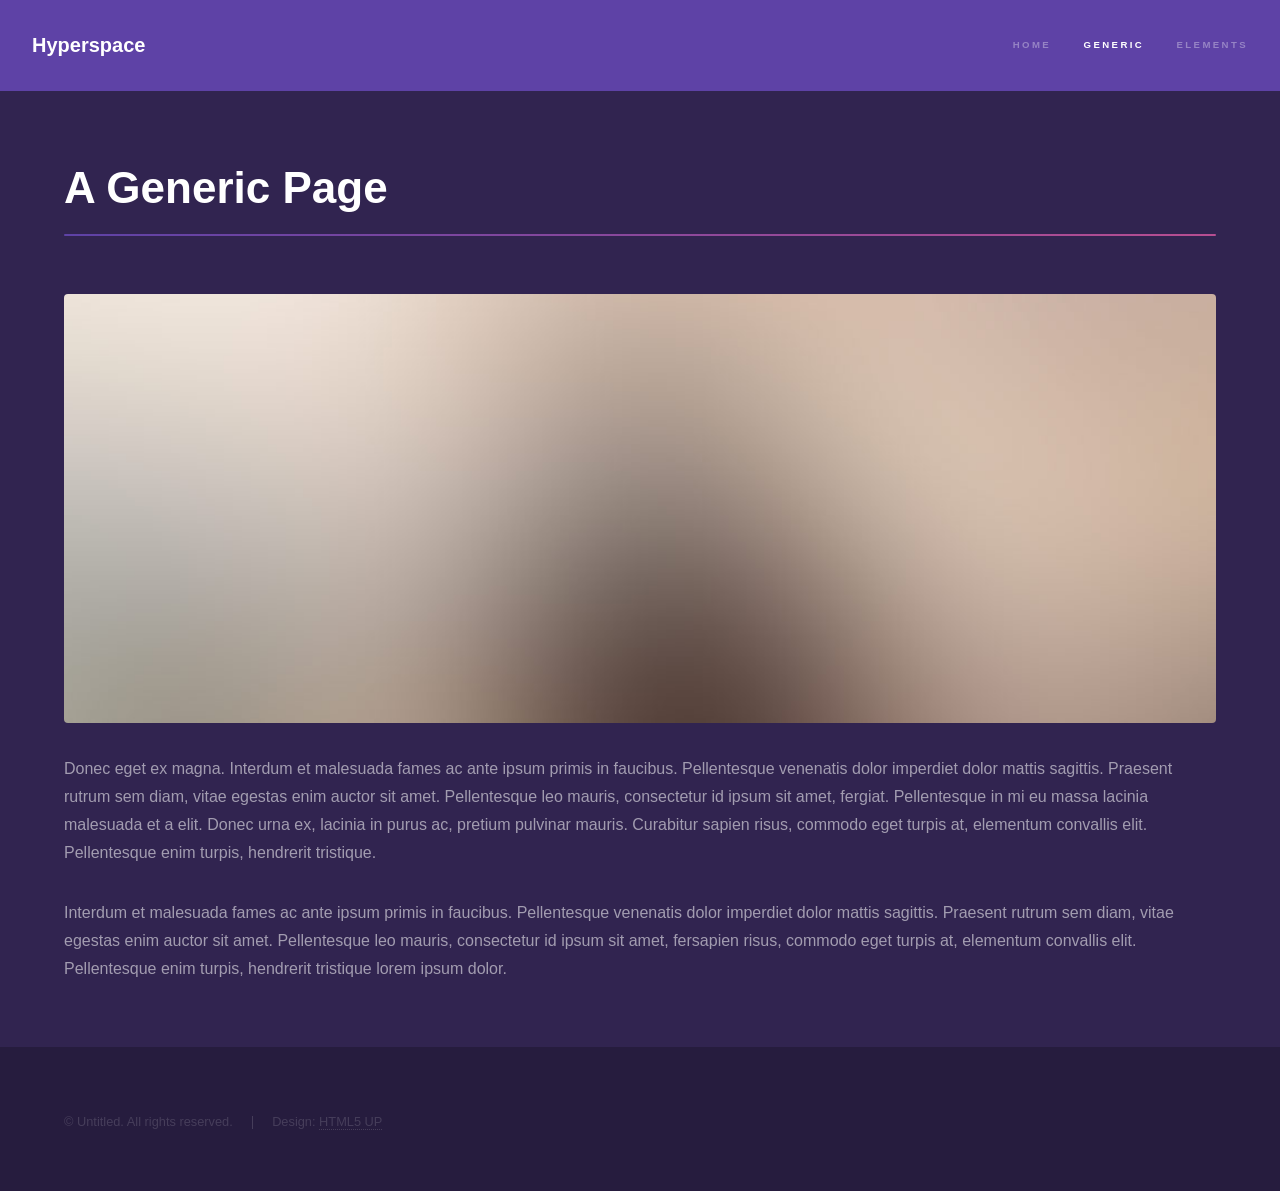
<file: generic.html>
<!DOCTYPE HTML>
<!--
	Hyperspace by HTML5 UP
	html5up.net | @ajlkn
	Free for personal and commercial use under the CCA 3.0 license (html5up.net/license)
-->
<html>
	<head>
		<title>Generic - Hyperspace by HTML5 UP</title>
		<meta charset="utf-8" />
		<meta name="viewport" content="width=device-width, initial-scale=1, user-scalable=no" />
		<link rel="stylesheet" href="assets/css/main.css" />
		<noscript><link rel="stylesheet" href="assets/css/noscript.css" /></noscript>
	</head>
	<body class="is-preload">

		<!-- Header -->
			<header id="header">
				<a href="index.html" class="title">Hyperspace</a>
				<nav>
					<ul>
						<li><a href="index.html">Home</a></li>
						<li><a href="generic.html" class="active">Generic</a></li>
						<li><a href="elements.html">Elements</a></li>
					</ul>
				</nav>
			</header>

		<!-- Wrapper -->
			<div id="wrapper">

				<!-- Main -->
					<section id="main" class="wrapper">
						<div class="inner">
							<h1 class="major">A Generic Page</h1>
							<span class="image fit"><img src="images/pic04.jpg" alt="" /></span>
							<p>Donec eget ex magna. Interdum et malesuada fames ac ante ipsum primis in faucibus. Pellentesque venenatis dolor imperdiet dolor mattis sagittis. Praesent rutrum sem diam, vitae egestas enim auctor sit amet. Pellentesque leo mauris, consectetur id ipsum sit amet, fergiat. Pellentesque in mi eu massa lacinia malesuada et a elit. Donec urna ex, lacinia in purus ac, pretium pulvinar mauris. Curabitur sapien risus, commodo eget turpis at, elementum convallis elit. Pellentesque enim turpis, hendrerit tristique.</p>
							<p>Interdum et malesuada fames ac ante ipsum primis in faucibus. Pellentesque venenatis dolor imperdiet dolor mattis sagittis. Praesent rutrum sem diam, vitae egestas enim auctor sit amet. Pellentesque leo mauris, consectetur id ipsum sit amet, fersapien risus, commodo eget turpis at, elementum convallis elit. Pellentesque enim turpis, hendrerit tristique lorem ipsum dolor.</p>
						</div>
					</section>

			</div>

		<!-- Footer -->
			<footer id="footer" class="wrapper alt">
				<div class="inner">
					<ul class="menu">
						<li>&copy; Untitled. All rights reserved.</li><li>Design: <a href="http://html5up.net">HTML5 UP</a></li>
					</ul>
				</div>
			</footer>

		<!-- Scripts -->
			<script src="assets/js/jquery.min.js"></script>
			<script src="assets/js/jquery.scrollex.min.js"></script>
			<script src="assets/js/jquery.scrolly.min.js"></script>
			<script src="assets/js/browser.min.js"></script>
			<script src="assets/js/breakpoints.min.js"></script>
			<script src="assets/js/util.js"></script>
			<script src="assets/js/main.js"></script>

	</body>
</html>
</file>
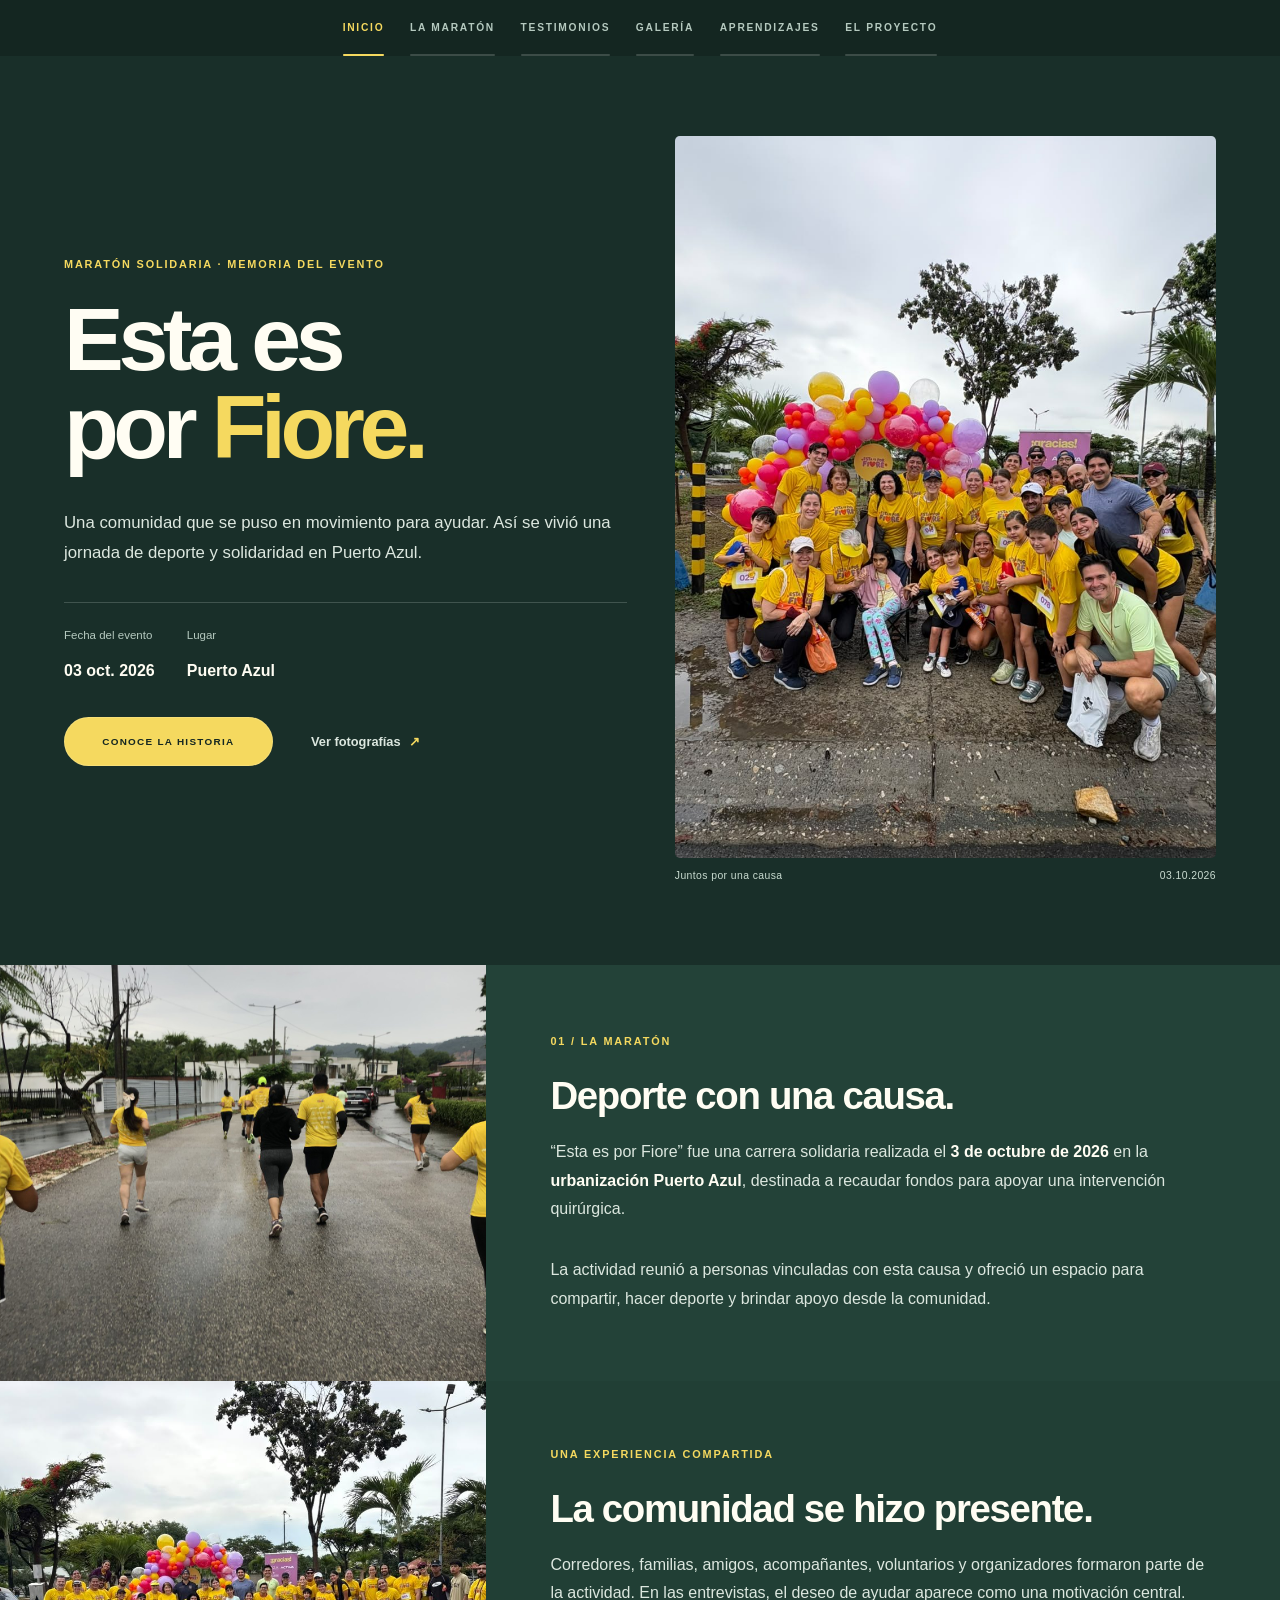
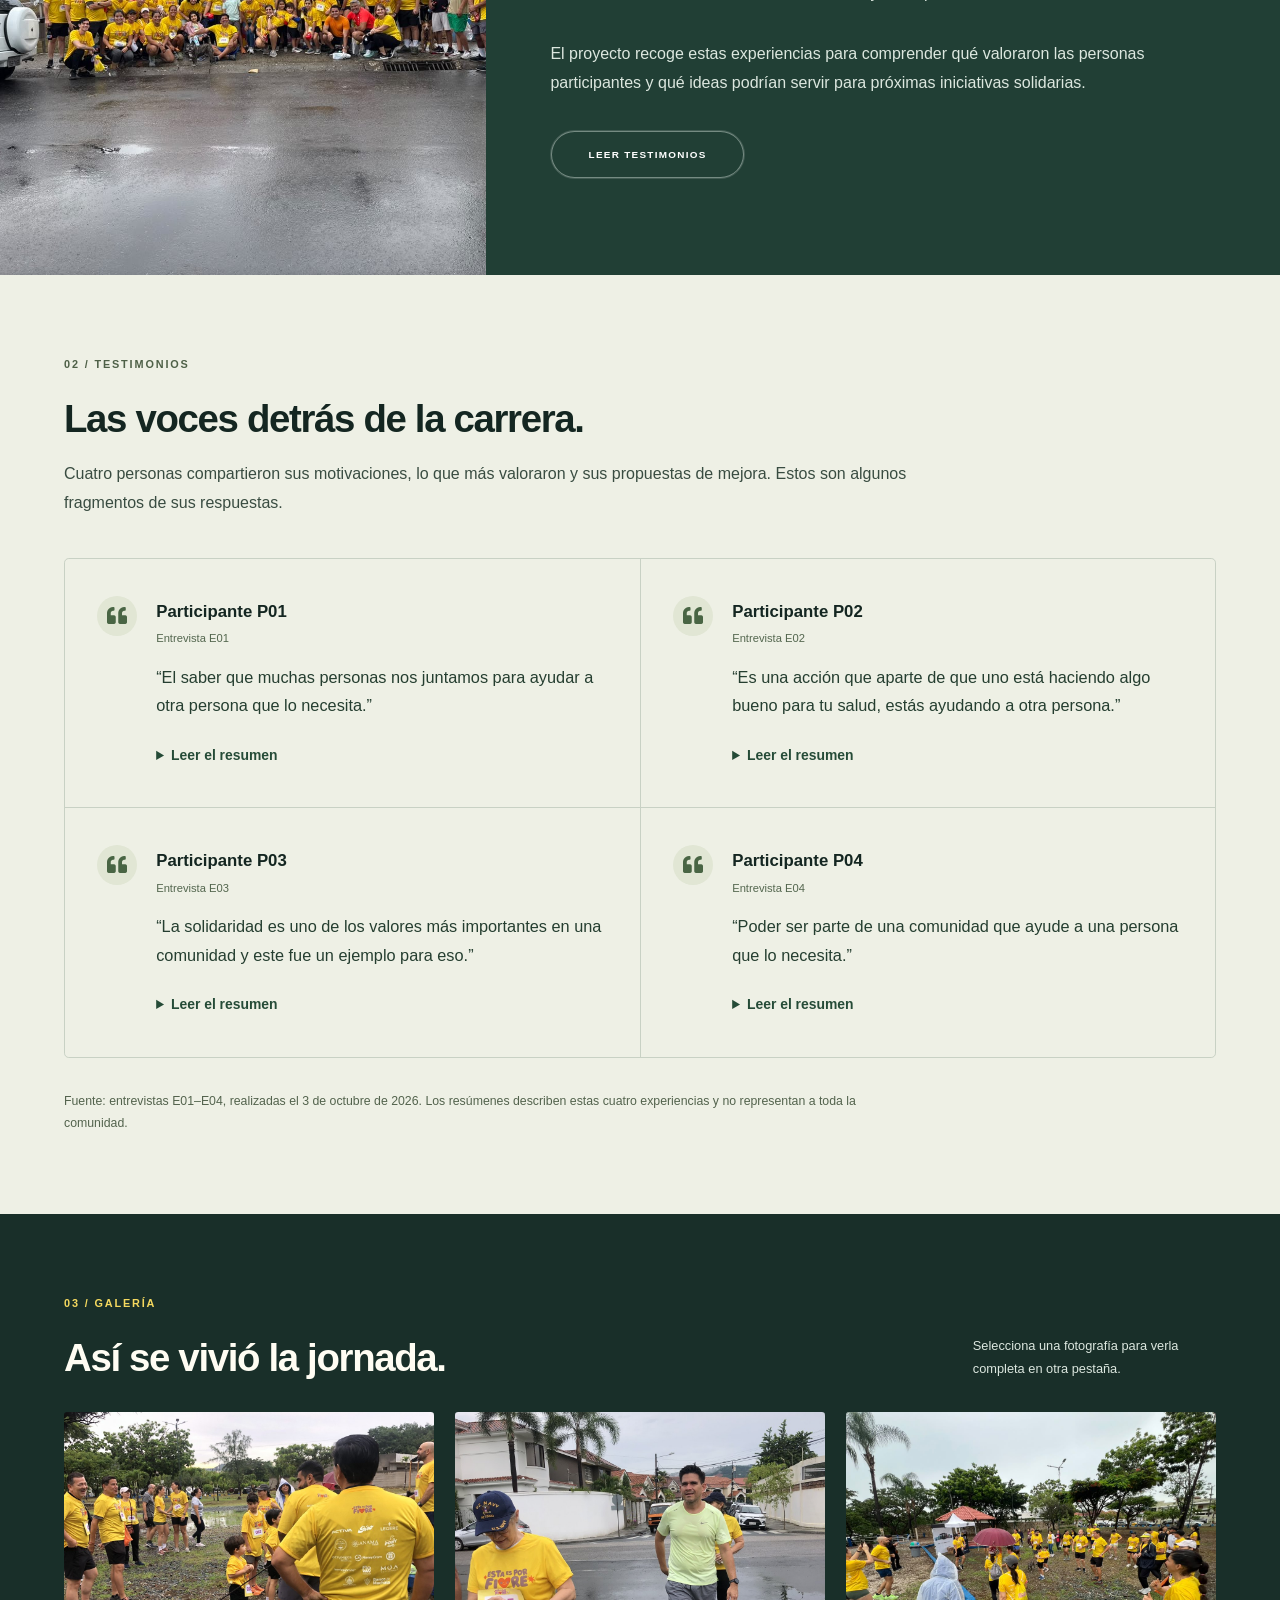
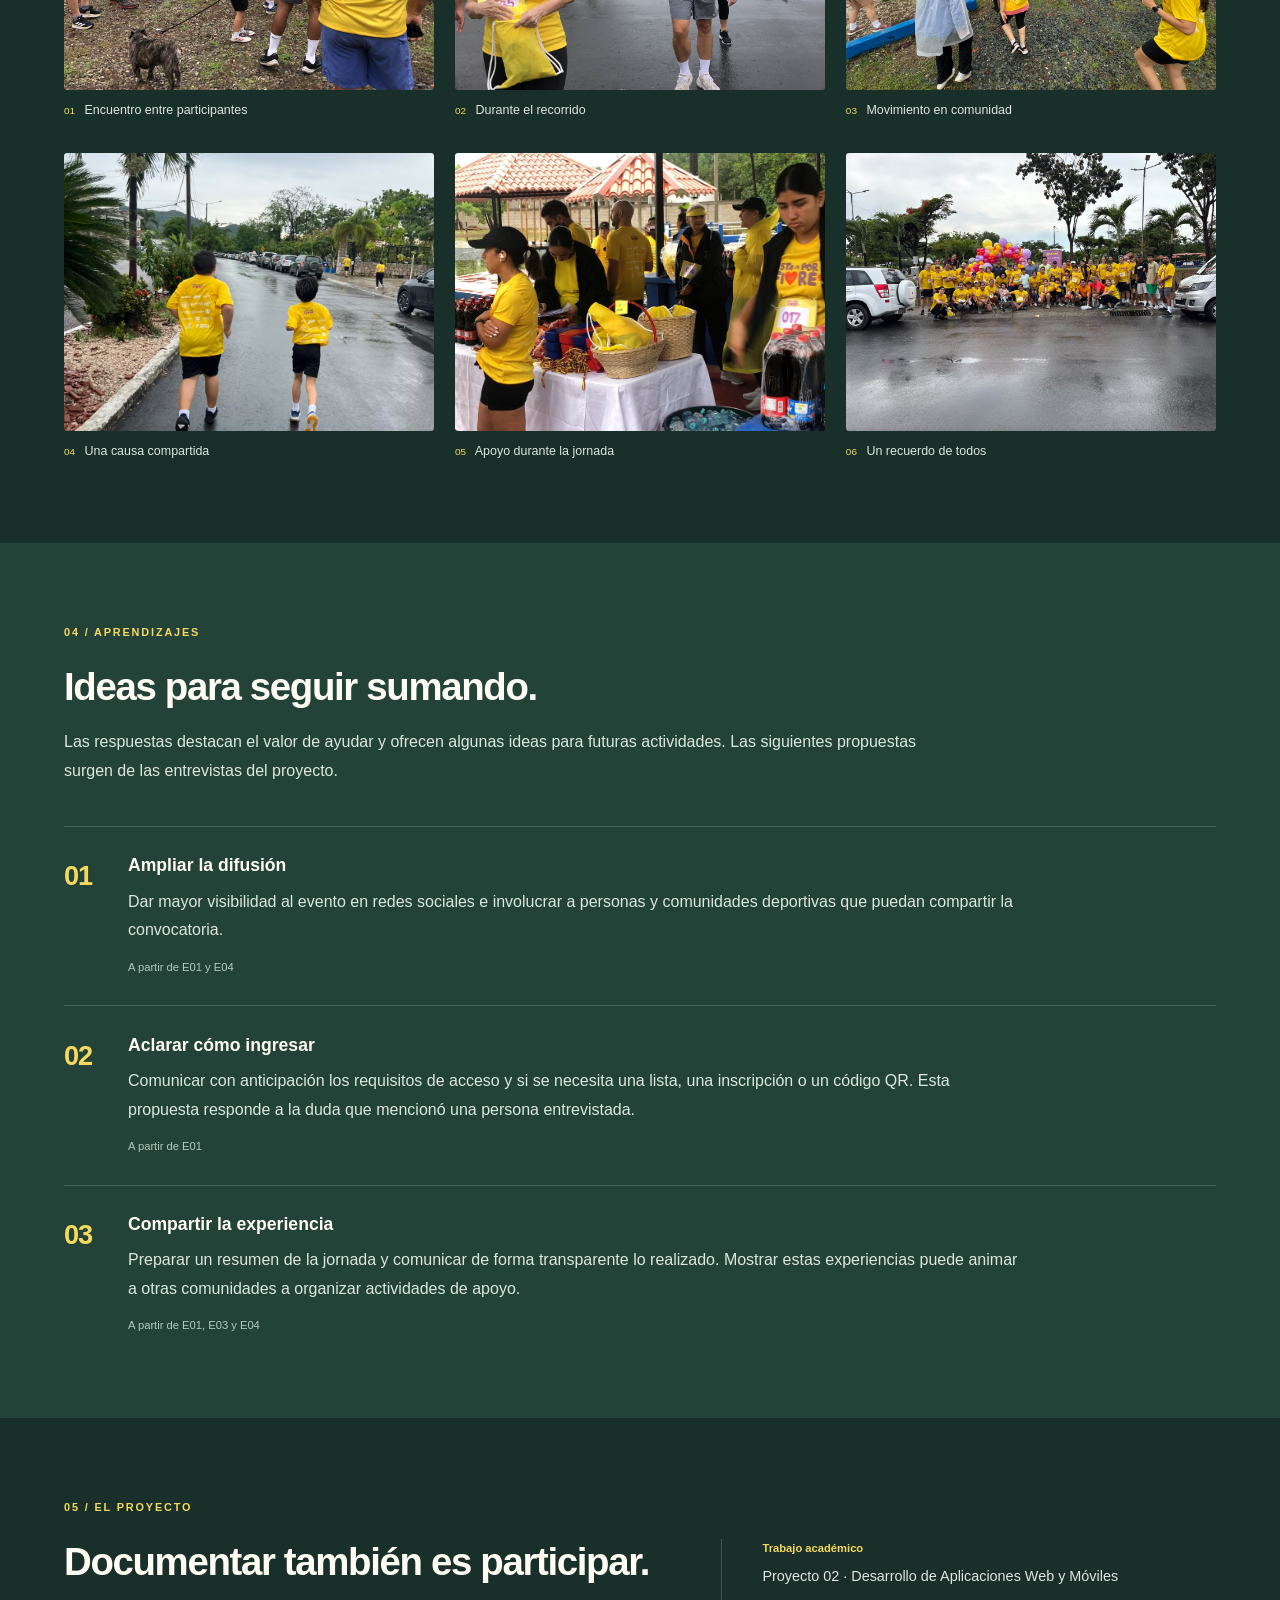
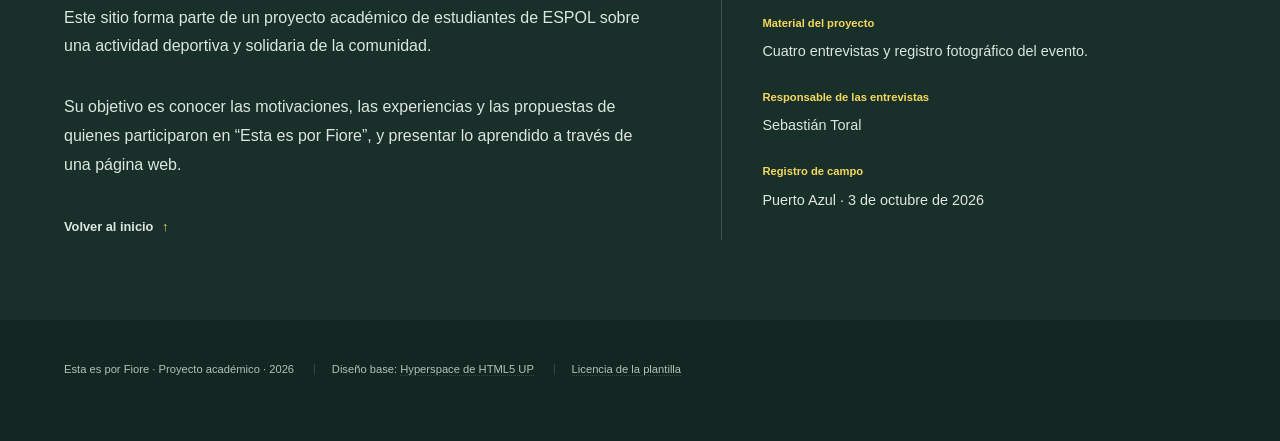
<file: index (1).html>
<!DOCTYPE HTML>
<!--
    Hyperspace by HTML5 UP
    html5up.net | @ajlkn
    Free for personal and commercial use under the CCA 3.0 license (html5up.net/license)

    Adaptación académica: maratón «Esta es por Fiore».
    Fuentes: entrevistas E01–E04 y fotografías proporcionadas con el proyecto.
-->
<html lang="es">
    <head>
        <title>Esta es por Fiore | Maratón solidaria en Puerto Azul</title>
        <meta charset="utf-8" />
        <meta name="viewport" content="width=device-width, initial-scale=1" />
        <meta name="description" content="Memoria de la maratón solidaria Esta es por Fiore, realizada el 3 de octubre de 2026 en Puerto Azul. Fotografías, testimonios y aprendizajes de la comunidad." />
        <meta name="theme-color" content="#142621" />
        <link rel="stylesheet" href="assets/css/main.css" />
        <link rel="stylesheet" href="assets/css/maraton.css" />
        <noscript><link rel="stylesheet" href="assets/css/noscript.css" /></noscript>
    </head>
    <body class="is-preload">
        <a href="#wrapper" class="skip-link">Saltar al contenido</a>

        <!-- Menú lateral de Hyperspace. En celulares se muestra arriba. -->
        <aside id="sidebar" aria-label="Navegación del proyecto">
            <div class="inner">
                <div class="sidebar-brand" aria-label="Esta es por Fiore">
                    <span>Esta es por</span>
                    <strong>Fiore<span class="brand-dot">.</span></strong>
                    <small>Una carrera solidaria</small>
                </div>
                <nav aria-label="Secciones de la página">
                    <ul>
                        <li><a href="#intro">Inicio</a></li>
                        <li><a href="#one">La maratón</a></li>
                        <li><a href="#two">Testimonios</a></li>
                        <li><a href="#three">Galería</a></li>
                        <li><a href="#four">Aprendizajes</a></li>
                        <li><a href="#five">El proyecto</a></li>
                    </ul>
                </nav>
                <p class="sidebar-note">Puerto Azul<br />03 de octubre de 2026</p>
            </div>
        </aside>

        <main id="wrapper" tabindex="-1">
            <!-- Inicio: datos confirmados en las entrevistas. -->
            <section id="intro" class="wrapper style1 fullscreen fade-up" aria-labelledby="titulo">
                <div class="inner hero-grid">
                    <div class="hero-copy">
                        <p class="eyebrow">Maratón solidaria · Memoria del evento</p>
                        <h1 id="titulo">Esta es<br />por <span>Fiore.</span></h1>
                        <p class="hero-description">Una comunidad que se puso en movimiento para ayudar. Así se vivió una jornada de deporte y solidaridad en Puerto Azul.</p>
                        <dl class="event-facts">
                            <div><dt>Fecha del evento</dt><dd><time datetime="2026-10-03">03 oct. 2026</time></dd></div>
                            <div><dt>Lugar</dt><dd>Puerto Azul</dd></div>
                        </dl>
                        <ul class="actions hero-actions">
                            <li><a href="#one" class="button primary scrolly">Conoce la historia</a></li>
                            <li><a href="#three" class="text-link scrolly">Ver fotografías <span aria-hidden="true">↗</span></a></li>
                        </ul>
                    </div>
                    <figure class="hero-photo">
                        <img src="images/maraton/portada.jpg" alt="Participantes con camisetas amarillas reunidos junto a un arco de globos durante la maratón Esta es por Fiore." width="960" height="1280" fetchpriority="high" />
                        <figcaption><span>Juntos por una causa</span><span>03.10.2026</span></figcaption>
                    </figure>
                </div>
            </section>

            <!-- Se conserva la estructura de imágenes y texto de Hyperspace. -->
            <section id="one" class="wrapper style2 spotlights" aria-label="Acerca de la maratón">
                <section aria-labelledby="causa-titulo">
                    <a href="images/maraton/recorrido.jpg" class="image" target="_blank" rel="noopener" aria-label="Ampliar fotografía del recorrido en una pestaña nueva">
                        <img src="images/maraton/recorrido.jpg" alt="Participantes recorren las calles de Puerto Azul con camisetas amarillas." data-position="center center" width="1200" height="1600" loading="lazy" />
                    </a>
                    <div class="content"><div class="inner">
                        <p class="eyebrow">01 / La maratón</p>
                        <h2 id="causa-titulo">Deporte con una causa.</h2>
                        <p>“Esta es por Fiore” fue una carrera solidaria realizada el <strong>3 de octubre de 2026</strong> en la <strong>urbanización Puerto Azul</strong>, destinada a recaudar fondos para apoyar una intervención quirúrgica.</p>
                        <p>La actividad reunió a personas vinculadas con esta causa y ofreció un espacio para compartir, hacer deporte y brindar apoyo desde la comunidad.</p>
                    </div></div>
                </section>
                <section aria-labelledby="comunidad-titulo">
                    <a href="images/maraton/grupo.jpg" class="image" target="_blank" rel="noopener" aria-label="Ampliar fotografía del grupo en una pestaña nueva">
                        <img src="images/maraton/grupo.jpg" alt="Fotografía grupal de la comunidad reunida para la carrera solidaria." data-position="center center" width="1280" height="960" loading="lazy" />
                    </a>
                    <div class="content"><div class="inner">
                        <p class="eyebrow">Una experiencia compartida</p>
                        <h2 id="comunidad-titulo">La comunidad se hizo presente.</h2>
                        <p>Corredores, familias, amigos, acompañantes, voluntarios y organizadores formaron parte de la actividad. En las entrevistas, el deseo de ayudar aparece como una motivación central.</p>
                        <p>El proyecto recoge estas experiencias para comprender qué valoraron las personas participantes y qué ideas podrían servir para próximas iniciativas solidarias.</p>
                        <ul class="actions"><li><a href="#two" class="button scrolly">Leer testimonios</a></li></ul>
                    </div></div>
                </section>
            </section>

            <!-- Fragmentos reales, identificados con los códigos de las fichas. -->
            <section id="two" class="wrapper style3 fade-up" aria-labelledby="testimonios-titulo">
                <div class="inner">
                    <p class="eyebrow">02 / Testimonios</p>
                    <h2 id="testimonios-titulo">Las voces detrás de la carrera.</h2>
                    <p class="section-intro">Cuatro personas compartieron sus motivaciones, lo que más valoraron y sus propuestas de mejora. Estos son algunos fragmentos de sus respuestas.</p>
                    <div class="features testimonios">
                        <section aria-labelledby="persona-01">
                            <span class="icon solid major fa-quote-left" aria-hidden="true"></span>
                            <h3 id="persona-01">Participante P01</h3>
                            <p class="interview-code">Entrevista E01</p>
                            <blockquote>“El saber que muchas personas nos juntamos para ayudar a otra persona que lo necesita.”</blockquote>
                            <details><summary>Leer el resumen</summary>
                                <p>Destacó la rápida respuesta de la comunidad y la coordinación del evento. Comentó que tuvo dudas sobre si necesitaba una lista o un código QR para ingresar.</p>
                                <p>Propuso ampliar la difusión con voces conocidas, involucrar a más comunidades deportivas y compartir un resumen de lo realizado de forma transparente.</p>
                            </details>
                        </section>
                        <section aria-labelledby="persona-02">
                            <span class="icon solid major fa-quote-left" aria-hidden="true"></span>
                            <h3 id="persona-02">Participante P02</h3>
                            <p class="interview-code">Entrevista E02</p>
                            <blockquote>“Es una acción que aparte de que uno está haciendo algo bueno para tu salud, estás ayudando a otra persona.”</blockquote>
                            <details><summary>Leer el resumen</summary>
                                <p>Su principal motivación fue la solidaridad. Valoró la posibilidad de realizar actividad física y, al mismo tiempo, apoyar una causa benéfica.</p>
                                <p>No reportó dificultades y sugirió extender este tipo de iniciativas a otras personas que necesiten apoyo en temas de salud.</p>
                            </details>
                        </section>
                        <section aria-labelledby="persona-03">
                            <span class="icon solid major fa-quote-left" aria-hidden="true"></span>
                            <h3 id="persona-03">Participante P03</h3>
                            <p class="interview-code">Entrevista E03</p>
                            <blockquote>“La solidaridad es uno de los valores más importantes en una comunidad y este fue un ejemplo para eso.”</blockquote>
                            <details><summary>Leer el resumen</summary>
                                <p>Expresó agradecimiento por la disposición de las personas para ayudar. Consideró que el evento fue un ejemplo del valor de la solidaridad en la comunidad.</p>
                                <p>No señaló dificultades ni cambios necesarios y manifestó su apoyo a otras actividades orientadas a ayudar a quienes lo necesitan.</p>
                            </details>
                        </section>
                        <section aria-labelledby="persona-04">
                            <span class="icon solid major fa-quote-left" aria-hidden="true"></span>
                            <h3 id="persona-04">Participante P04</h3>
                            <p class="interview-code">Entrevista E04</p>
                            <blockquote>“Poder ser parte de una comunidad que ayude a una persona que lo necesita.”</blockquote>
                            <details><summary>Leer el resumen</summary>
                                <p>Valoró la organización y la alegría de participantes y organizadores. No encontró dificultades durante su experiencia.</p>
                                <p>Recomendó dar mayor visibilidad a estas actividades en redes sociales para convocar a más personas y promover nuevas iniciativas solidarias.</p>
                            </details>
                        </section>
                    </div>
                    <p class="source-note">Fuente: entrevistas E01–E04, realizadas el 3 de octubre de 2026. Los resúmenes describen estas cuatro experiencias y no representan a toda la comunidad.</p>
                </div>
            </section>

            <!-- Galería: fotografías del proyecto. -->
            <section id="three" class="wrapper style1 fade-up" aria-labelledby="galeria-titulo">
                <div class="inner">
                    <div class="section-heading">
                        <div><p class="eyebrow">03 / Galería</p><h2 id="galeria-titulo">Así se vivió la jornada.</h2></div>
                        <p>Selecciona una fotografía para verla completa en otra pestaña.</p>
                    </div>
                    <div class="gallery-grid">
                        <figure>
                            <a href="images/maraton/encuentro.jpg" target="_blank" rel="noopener" aria-label="Ampliar Encuentro entre participantes en una pestaña nueva"><img src="images/maraton/encuentro.jpg" alt="Personas con camisetas del evento reunidas en una zona verde." width="1200" height="1600" loading="lazy" decoding="async" /></a>
                            <figcaption><span>01</span> Encuentro entre participantes</figcaption>
                        </figure>
                        <figure>
                            <a href="images/maraton/corredores.jpg" target="_blank" rel="noopener" aria-label="Ampliar Durante el recorrido en una pestaña nueva"><img src="images/maraton/corredores.jpg" alt="Participantes avanzan por una calle de Puerto Azul durante la carrera." width="1200" height="1600" loading="lazy" decoding="async" /></a>
                            <figcaption><span>02</span> Durante el recorrido</figcaption>
                        </figure>
                        <figure>
                            <a href="images/maraton/actividad.jpg" target="_blank" rel="noopener" aria-label="Ampliar Movimiento en comunidad en una pestaña nueva"><img src="images/maraton/actividad.jpg" alt="Grupo de asistentes realiza actividad física al aire libre." width="1280" height="960" loading="lazy" decoding="async" /></a>
                            <figcaption><span>03</span> Movimiento en comunidad</figcaption>
                        </figure>
                        <figure>
                            <a href="images/maraton/carrera.jpg" target="_blank" rel="noopener" aria-label="Ampliar Una causa compartida en una pestaña nueva"><img src="images/maraton/carrera.jpg" alt="Dos participantes con camisetas amarillas recorren una calle bordeada de palmeras." width="960" height="1280" loading="lazy" decoding="async" /></a>
                            <figcaption><span>04</span> Una causa compartida</figcaption>
                        </figure>
                        <figure>
                            <a href="images/maraton/apoyo.jpg" target="_blank" rel="noopener" aria-label="Ampliar Apoyo durante la jornada en una pestaña nueva"><img src="images/maraton/apoyo.jpg" alt="Mesa con alimentos y bebidas junto a varias personas del evento." width="900" height="1600" loading="lazy" decoding="async" /></a>
                            <figcaption><span>05</span> Apoyo durante la jornada</figcaption>
                        </figure>
                        <figure>
                            <a href="images/maraton/grupo.jpg" target="_blank" rel="noopener" aria-label="Ampliar Un recuerdo de todos en una pestaña nueva"><img src="images/maraton/grupo.jpg" alt="Fotografía panorámica de los participantes reunidos junto al arco de globos." width="1280" height="960" loading="lazy" decoding="async" /></a>
                            <figcaption><span>06</span> Un recuerdo de todos</figcaption>
                        </figure>
                    </div>
                </div>
            </section>

            <!-- Propuestas derivadas de las entrevistas, sin inventar estadísticas. -->
            <section id="four" class="wrapper style2 fade-up" aria-labelledby="aprendizajes-titulo">
                <div class="inner">
                    <p class="eyebrow">04 / Aprendizajes</p>
                    <h2 id="aprendizajes-titulo">Ideas para seguir sumando.</h2>
                    <p class="section-intro">Las respuestas destacan el valor de ayudar y ofrecen algunas ideas para futuras actividades. Las siguientes propuestas surgen de las entrevistas del proyecto.</p>
                    <ol class="learning-list">
                        <li><span class="learning-number" aria-hidden="true">01</span><div>
                            <h3>Ampliar la difusión</h3>
                            <p>Dar mayor visibilidad al evento en redes sociales e involucrar a personas y comunidades deportivas que puedan compartir la convocatoria.</p>
                            <small>A partir de E01 y E04</small>
                        </div></li>
                        <li><span class="learning-number" aria-hidden="true">02</span><div>
                            <h3>Aclarar cómo ingresar</h3>
                            <p>Comunicar con anticipación los requisitos de acceso y si se necesita una lista, una inscripción o un código QR. Esta propuesta responde a la duda que mencionó una persona entrevistada.</p>
                            <small>A partir de E01</small>
                        </div></li>
                        <li><span class="learning-number" aria-hidden="true">03</span><div>
                            <h3>Compartir la experiencia</h3>
                            <p>Preparar un resumen de la jornada y comunicar de forma transparente lo realizado. Mostrar estas experiencias puede animar a otras comunidades a organizar actividades de apoyo.</p>
                            <small>A partir de E01, E03 y E04</small>
                        </div></li>
                    </ol>
                </div>
            </section>

            <!-- Proyecto académico: sustituye los datos de contacto ficticios. -->
            <section id="five" class="wrapper style1 fade-up" aria-labelledby="proyecto-titulo">
                <div class="inner">
                    <p class="eyebrow">05 / El proyecto</p>
                    <div class="project-grid">
                        <div>
                            <h2 id="proyecto-titulo">Documentar también es participar.</h2>
                            <p>Este sitio forma parte de un proyecto académico de estudiantes de ESPOL sobre una actividad deportiva y solidaria de la comunidad.</p>
                            <p>Su objetivo es conocer las motivaciones, las experiencias y las propuestas de quienes participaron en “Esta es por Fiore”, y presentar lo aprendido a través de una página web.</p>
                            <a href="#intro" class="text-link scrolly">Volver al inicio <span aria-hidden="true">↑</span></a>
                        </div>
                        <dl class="project-details">
                            <div><dt>Trabajo académico</dt><dd>Proyecto 02 · Desarrollo de Aplicaciones Web y Móviles</dd></div>
                            <div><dt>Material del proyecto</dt><dd>Cuatro entrevistas y registro fotográfico del evento.</dd></div>
                            <div><dt>Responsable de las entrevistas</dt><dd>Sebastián Toral</dd></div>
                            <div><dt>Registro de campo</dt><dd>Puerto Azul · 3 de octubre de 2026</dd></div>
                        </dl>
                    </div>
                </div>
            </section>
        </main>

        <!-- Se conserva la atribución de la plantilla. -->
        <footer id="footer" class="wrapper style1-alt">
            <div class="inner"><ul class="menu">
                <li>Esta es por Fiore · Proyecto académico · 2026</li>
                <li>Diseño base: <a href="https://html5up.net" target="_blank" rel="noopener">Hyperspace de HTML5 UP</a></li>
                <li><a href="LICENSE.txt">Licencia de la plantilla</a></li>
            </ul></div>
        </footer>

        <!-- Scripts originales: navegación y animaciones. -->
        <script src="assets/js/jquery.min.js"></script>
        <script src="assets/js/jquery.scrollex.min.js"></script>
        <script src="assets/js/jquery.scrolly.min.js"></script>
        <script src="assets/js/browser.min.js"></script>
        <script src="assets/js/breakpoints.min.js"></script>
        <script src="assets/js/util.js"></script>
        <script src="assets/js/main.js"></script>
    </body>
</html>
</file>
<file: assets/css/maraton.css>
/* Esta es por Fiore — personalización de Hyperspace.
   Los estilos originales se conservan en main.css. */
:root {
    --fondo: #192f29;
    --fondo-oscuro: #142621;
    --fondo-claro: #234238;
    --amarillo: #f5d95f;
    --texto: #dce7df;
    --blanco: #fffdf3;
    --linea: rgba(220, 231, 223, 0.2);
}
body { background: var(--fondo); color: var(--texto); }
h1, h2, h3, strong, b { color: var(--blanco); }
h2 { font-size: clamp(1.8rem, 3vw, 2.6rem); line-height: 1.18; letter-spacing: -0.035em; }
p { line-height: 1.8; }
a:hover { color: var(--amarillo); }
a:focus-visible, summary:focus-visible { outline: 3px solid var(--amarillo); outline-offset: 5px; }
figure { margin: 0; }
img { max-width: 100%; }
.wrapper.style1 { background-color: var(--fondo); }
.wrapper.style1-alt { background-color: var(--fondo-oscuro); }
.wrapper.style2 { background-color: var(--fondo-claro); }
.wrapper.style3 { background-color: #eef0e5; color: #394c41; }
.wrapper.style3 h2, .wrapper.style3 h3 { color: var(--fondo-oscuro); }
.wrapper > .inner { width: 86em; padding: 5em 4em; }
.section-intro { max-width: 54em; margin-bottom: 2.5em; }
.eyebrow, #intro .eyebrow { color: var(--amarillo); font-size: 0.68rem; font-weight: 700; line-height: 1.7; letter-spacing: 0.17em; text-transform: uppercase; margin-bottom: 1.4rem; }
.wrapper.style3 .eyebrow { color: #4e6047; }

/* Accesibilidad y navegación. */
.skip-link { position: fixed; top: 0.5em; left: 0.5em; z-index: 11000; transform: translateY(-180%); padding: 0.65em 1em; background: var(--amarillo); color: var(--fondo-oscuro); }
.skip-link:focus { transform: translateY(0); color: var(--fondo-oscuro); }
#sidebar { background: var(--fondo-oscuro); padding: 2.5em 2.2em 1.5em; }
.sidebar-brand { margin-bottom: 2.5em; text-align: left; }
.sidebar-brand > span { display: block; color: var(--texto); font-size: 0.7em; letter-spacing: 0.15em; text-transform: uppercase; }
.sidebar-brand strong { display: block; font-size: 3.7em; letter-spacing: -0.075em; line-height: 1.1; }
.sidebar-brand .brand-dot { color: var(--amarillo); }
.sidebar-brand small { display: block; margin-top: 0.8em; font-size: 0.75em; color: #afc4b9; }
#sidebar nav a { color: #b5c9bf; font-size: 0.64em; letter-spacing: 0.17em; }
#sidebar nav a:hover, #sidebar nav a.active { color: var(--amarillo); }
#sidebar nav a::before { background: var(--linea); }
#sidebar nav a::after { background: var(--amarillo); }
#sidebar nav > ul > li { margin-top: 0.7em; }
.sidebar-note { font-size: 0.7em; color: #afc4b9; margin: 1.5em 0 0; text-align: left; }

/* Portada y datos del evento. */
#intro { background-image: none; }
#intro > .hero-grid { display: grid; grid-template-columns: 1.04fr 1fr; gap: 3em; align-items: center; }
#intro h1 { font-size: clamp(3.5rem, 5.9vw, 6rem); letter-spacing: -0.06em; line-height: 0.98; margin: 0 0 0.4em; }
#intro h1 span { color: var(--amarillo); }
#intro .hero-description { max-width: 34em; font-size: 1.05em; line-height: 1.8; }
.event-facts { display: flex; gap: 2em; margin: 2em 0; padding-top: 1.4em; border-top: 1px solid var(--linea); }
.event-facts dt { color: #b5c9bf; font-size: 0.72em; font-weight: normal; }
.event-facts dd { margin: 0; color: var(--blanco); font-weight: bold; font-size: 1em; }
.hero-actions { align-items: center; flex-wrap: wrap; gap: 1em 1.4em; margin-bottom: 0; }
.hero-actions > li { padding: 0; }
.button { font-size: 0.62rem; letter-spacing: 0.13em; box-shadow: inset 0 0 0 1px rgba(220, 231, 223, 0.45); }
.button.primary, .button.primary:hover { background: var(--amarillo); color: var(--fondo-oscuro) !important; box-shadow: none; }
.button.primary:hover { background: #ffe68b; }
.text-link { display: inline-block; font-size: 0.8em; font-weight: bold; border: 0; }
.text-link span { margin-left: 0.4em; color: var(--amarillo); }
.hero-photo { min-width: 0; }
.hero-photo img { display: block; width: 100%; height: auto; border-radius: 0.3em; }
.hero-photo figcaption { display: flex; justify-content: space-between; gap: 1em; color: #c9dbd0; font-size: 0.65em; margin-top: 0.9em; letter-spacing: 0.04em; }

/* Imágenes grandes y explicación de la actividad. */
.spotlights > section { min-height: 26em; }
.spotlights > section > .image { width: 38%; }
.spotlights > section > .image img { width: 100%; height: 100%; object-fit: cover; }
.spotlights > section > .content { width: 62%; padding: 4em; }
.spotlights > section > .image::before { background: var(--fondo); }
.spotlights > section > .content p:last-child { margin-bottom: 0; }

/* Los testimonios funcionan también sin JavaScript. */
.testimonios { border-color: #c8d1c4; background: transparent; border-radius: 0.3em; }
.testimonios section { border-color: #c8d1c4; padding: 2.5em 2em 2.5em 5.7em; }
.testimonios section:nth-child(2n) { border-left-color: #c8d1c4; }
.testimonios section .icon { left: 2em; top: 2.3em; }
.testimonios .icon.major { background: #e1e6d4; }
.wrapper.style3 .testimonios .icon.major::before { color: #496544; }
.testimonios h3 { margin-bottom: 0.25em; font-size: 1.05em; }
.testimonios .interview-code { margin-bottom: 1.3em; color: #53664e; font-size: 0.7em; }
.testimonios blockquote { padding: 0; margin: 0 0 1.4em; border: 0; font-size: 1.02em; font-style: normal; line-height: 1.75; color: #253e30; }
.testimonios details { font-size: 0.87em; }
.testimonios summary { cursor: pointer; color: #254b37; font-weight: bold; width: fit-content; }
.testimonios summary:hover { color: #13281b; }
.testimonios details[open] summary { margin-bottom: 1em; }
.testimonios details p { margin: 0 0 1em; }
.testimonios details p:last-child { margin-bottom: 0; }
.testimonios summary:focus-visible { outline-color: #254b37; }
.source-note { font-size: 0.77em; color: #53634d; max-width: 65em; margin-bottom: 0; }

/* Galería. Las fotos se abren completas al seleccionarlas. */
.section-heading { display: flex; justify-content: space-between; align-items: end; gap: 2em; margin-bottom: 2em; }
.section-heading h2 { margin-bottom: 0; }
.section-heading > p { margin: 0; font-size: 0.8em; max-width: 19em; }
.gallery-grid { display: grid; grid-template-columns: repeat(3, minmax(0, 1fr)); gap: 2em 1.3em; }
.gallery-grid a { display: block; border: 0; overflow: hidden; border-radius: 0.2em; }
.gallery-grid img { display: block; width: 100%; height: auto; aspect-ratio: 4 / 3; object-fit: cover; object-position: center 45%; transition: transform 0.25s ease; }
.gallery-grid a:hover img { transform: scale(1.035); }
.gallery-grid figcaption { font-size: 0.78em; margin-top: 0.8em; }
.gallery-grid figcaption span { color: var(--amarillo); margin-right: 0.6em; font-size: 0.8em; }

/* Aprendizajes y ficha académica. */
.learning-list { list-style: none; padding: 0; margin: 0; }
.learning-list li { display: grid; grid-template-columns: 3em 1fr; gap: 1em; padding: 1.6em 0; border-top: 1px solid var(--linea); }
.learning-list li:last-child { padding-bottom: 0; }
.learning-number { color: var(--amarillo); font-size: 1.7em; font-weight: bold; letter-spacing: -0.04em; }
.learning-list h3 { margin-bottom: 0.5em; }
.learning-list p { max-width: 56em; margin-bottom: 0.4em; }
.learning-list small { font-size: 0.7em; color: #b5c9bf; }
.project-grid { display: grid; grid-template-columns: 1.2fr 1fr; gap: 4em; }
.project-details { border-left: 1px solid var(--linea); padding-left: 2.5em; margin: 0; }
.project-details div + div { margin-top: 1.5em; }
.project-details dt { color: var(--amarillo); font-size: 0.7em; font-weight: bold; margin-bottom: 0.5em; }
.project-details dd { margin: 0; font-size: 0.9em; }
#footer > .inner { padding-top: 2.4em; padding-bottom: 2.4em; }
#footer > .inner .menu { color: #afc4b9; font-size: 0.7em; line-height: 2; }


/* Contacto: formulario y ubicación del evento */
.contacto-grid {
    display: grid;
    grid-template-columns: 1.2fr 0.8fr;
    gap: 3.5em;
    align-items: start;
}

.contacto-grid h3 {
    margin-bottom: 1em;
}

.contacto-grid .fields {
    margin-top: 1.5em;
}

.contacto-grid input,
.contacto-grid textarea,
.contacto-grid select {
    width: 100%;
}

.contacto-grid .actions {
    margin-top: 1.5em;
}

.contacto-ubicacion {
    min-width: 0;
}

.mapa-enlace {
    display: block;
    border: 0;
    overflow: hidden;
    border-radius: 0.4em;
    margin: 1.5em 0 1em;
}

.mapa-enlace {
    display: block;
    width: 100%;
    max-width: 520px;
    margin: 1.5em auto 1em;
    border: 0;
    overflow: hidden;
    border-radius: 0.4em;
}


.mapa-enlace:hover img {
    transform: scale(1.03);
}

.mapa-descripcion {
    font-size: 0.85em;
    margin-bottom: 1.5em;
}

.contacto-nota {
    font-size: 0.75em;
    opacity: 0.8;
    margin-top: 1.5em;
}

@media screen and (max-width: 980px) {
    .contacto-grid {
        grid-template-columns: 1fr;
        gap: 3em;
    }

    .contacto-ubicacion {
        max-width: 35em;
    }
}

@media screen and (max-width: 480px) {
    .contacto-grid .field.half {
        width: 100%;
    }
}
/* Adaptación a tabletas y teléfonos. */
@media screen and (max-width: 1280px) {
    #sidebar { padding: 0 1em; }
    .sidebar-brand, .sidebar-note { display: none; }
    #sidebar nav > ul > li { margin: 0 0 0 1.6em; }
    #sidebar nav > ul > li:first-child { margin-left: 0; }
    #intro h1 { font-size: clamp(4rem, 7vw, 6rem); }
}
@media screen and (max-width: 980px) {
    .wrapper > .inner { padding: 4em 2.5em; }
    #intro > .hero-grid { gap: 2em; }
    #intro h1 { font-size: clamp(3.6rem, 7vw, 5rem); }
    .spotlights > section > .image { width: 100%; height: 26em; }
    .spotlights > section > .content { width: 100%; padding: 3em 2.5em; }
    .gallery-grid { grid-template-columns: repeat(2, minmax(0, 1fr)); }
    .project-grid { gap: 2.5em; }
}
@media screen and (max-width: 736px) {
    #sidebar { display: block; position: relative; height: auto; line-height: normal; padding: 1.2em 1.4em 0.6em; text-align: left; }
    #sidebar > .inner { display: block; height: auto; min-height: 0; }
    .sidebar-brand { display: block; margin: 0 0 0.7em; }
    .sidebar-brand > span { display: inline; font-size: 0.65em; letter-spacing: 0.05em; }
    .sidebar-brand strong { display: inline; font-size: 1.7em; margin-left: 0.2em; }
    .sidebar-brand small { display: none; }
    #sidebar nav { overflow-x: auto; }
    #sidebar nav ul { height: auto; width: max-content; }
    #sidebar nav > ul > li { margin-left: 1.5em; }
    #sidebar nav a { font-size: 0.6em; padding: 0.9em 0; line-height: 1.7; height: auto; white-space: nowrap; letter-spacing: 0.1em; }
    #sidebar + #wrapper { padding-top: 0; }
    .wrapper > .inner { padding: 3.5em 1.5em; }
    #intro.wrapper.fullscreen { padding: 0; min-height: 0; }
    #intro > .hero-grid { grid-template-columns: 1fr; gap: 2.5em; padding-top: 3em; }
    #intro h1 { font-size: clamp(3.8rem, 15vw, 5.4rem); }
    #intro .hero-description { max-width: 32em; }
    .hero-photo { max-width: 30em; }
    .hero-actions { gap: 1em; }
    .section-heading { display: block; }
    .section-heading > p { max-width: none; margin-top: 1em; }
    .spotlights > section > .image { height: 23em; }
    .spotlights > section > .content { padding: 3em 1.5em; }
    .testimonios section { padding: 2em 1.5em 2em 5em; }
    .testimonios section .icon { left: 1.4em; top: 1.8em; }
    .project-grid { grid-template-columns: 1fr; gap: 2.2em; }
    .project-details { border-left: 0; border-top: 1px solid var(--linea); padding: 2em 0 0; }
    .learning-list li { grid-template-columns: 2em 1fr; }
}
@media screen and (max-width: 480px) {
    .gallery-grid { grid-template-columns: 1fr; gap: 1.8em; }
    .testimonios section { padding: 1.8em 1.5em; }
    .testimonios section .icon { position: relative; left: 0; top: 0; margin-bottom: 1em; }
    .event-facts { gap: 1.5em; }
}
@media (prefers-reduced-motion: reduce) {
    *, *::before, *::after { transition: none !important; animation: none !important; }
}
/* Evitar la barra de desplazamiento visible del menú lateral */
#sidebar {
    scrollbar-width: none;
    -ms-overflow-style: none;
}

#sidebar::-webkit-scrollbar {
    display: none;
}
</file>
<file: assets/css/noscript.css>
/*
	Hyperspace by HTML5 UP
	html5up.net | @ajlkn
	Free for personal and commercial use under the CCA 3.0 license (html5up.net/license)
*/

/* Spotlights */

	.spotlights > section > .image:before {
		opacity: 0 !important;
	}

	.spotlights > section > .content > .inner {
		-moz-transform: none !important;
		-webkit-transform: none !important;
		-ms-transform: none !important;
		transform: none !important;
		opacity: 1 !important;
	}

/* Wrapper */

	.wrapper > .inner {
		opacity: 1 !important;
		-moz-transform: none !important;
		-webkit-transform: none !important;
		-ms-transform: none !important;
		transform: none !important;
	}

/* Sidebar */

	#sidebar > .inner {
		opacity: 1 !important;
	}

	#sidebar nav > ul > li {
		-moz-transform: none !important;
		-webkit-transform: none !important;
		-ms-transform: none !important;
		transform: none !important;
		opacity: 1 !important;
	}
</file>
<file: assets/css/main.css>
@import url(fontawesome-all.min.css);

/*
	Hyperspace by HTML5 UP
	html5up.net | @ajlkn
	Free for personal and commercial use under the CCA 3.0 license (html5up.net/license)
*/

html, body, div, span, applet, object,
iframe, h1, h2, h3, h4, h5, h6, p, blockquote,
pre, a, abbr, acronym, address, big, cite,
code, del, dfn, em, img, ins, kbd, q, s, samp,
small, strike, strong, sub, sup, tt, var, b,
u, i, center, dl, dt, dd, ol, ul, li, fieldset,
form, label, legend, table, caption, tbody,
tfoot, thead, tr, th, td, article, aside,
canvas, details, embed, figure, figcaption,
footer, header, hgroup, menu, nav, output, ruby,
section, summary, time, mark, audio, video {
	margin: 0;
	padding: 0;
	border: 0;
	font-size: 100%;
	font: inherit;
	vertical-align: baseline;}

article, aside, details, figcaption, figure,
footer, header, hgroup, menu, nav, section {
	display: block;}

body {
	line-height: 1;
}

ol, ul {
	list-style: none;
}

blockquote, q {
	quotes: none;
}

	blockquote:before, blockquote:after, q:before, q:after {
		content: '';
		content: none;
	}

table {
	border-collapse: collapse;
	border-spacing: 0;
}

body {
	-webkit-text-size-adjust: none;
}

mark {
	background-color: transparent;
	color: inherit;
}

input::-moz-focus-inner {
	border: 0;
	padding: 0;
}

input, select, textarea {
	-moz-appearance: none;
	-webkit-appearance: none;
	-ms-appearance: none;
	appearance: none;
}

/* Basic */

	@-ms-viewport {
		width: device-width;
	}

	body {
		-ms-overflow-style: scrollbar;
	}

	@media screen and (max-width: 480px) {

		html, body {
			min-width: 320px;
		}

	}

	html {
		box-sizing: border-box;
	}

	*, *:before, *:after {
		box-sizing: inherit;
	}

	body {
		background: #312450;
	}

		body.is-preload *, body.is-preload *:before, body.is-preload *:after {
			-moz-animation: none !important;
			-webkit-animation: none !important;
			-ms-animation: none !important;
			animation: none !important;
			-moz-transition: none !important;
			-webkit-transition: none !important;
			-ms-transition: none !important;
			transition: none !important;
		}

/* Type */

	body, input, select, textarea {
		color: rgba(255, 255, 255, 0.55);
		font-family: Arial, Helvetica, sans-serif;
		font-size: 16.5pt;
		font-weight: normal;
		line-height: 1.75;
	}

		@media screen and (max-width: 1680px) {

			body, input, select, textarea {
				font-size: 13pt;
			}

		}

		@media screen and (max-width: 1280px) {

			body, input, select, textarea {
				font-size: 12pt;
			}

		}

		@media screen and (max-width: 360px) {

			body, input, select, textarea {
				font-size: 11pt;
			}

		}

	a {
		-moz-transition: color 0.2s ease, border-bottom-color 0.2s ease;
		-webkit-transition: color 0.2s ease, border-bottom-color 0.2s ease;
		-ms-transition: color 0.2s ease, border-bottom-color 0.2s ease;
		transition: color 0.2s ease, border-bottom-color 0.2s ease;
		border-bottom: dotted 1px rgba(255, 255, 255, 0.35);
		color: inherit;
		text-decoration: none;
	}

		a:hover {
			border-bottom-color: transparent;
			color: #ffffff;
		}

	strong, b {
		color: #ffffff;
		font-weight: bold;
	}

	em, i {
		font-style: italic;
	}

	p {
		margin: 0 0 2em 0;
	}

	h1, h2, h3, h4, h5, h6 {
		color: #ffffff;
		font-weight: bold;
		line-height: 1.5;
		margin: 0 0 0.5em 0;
	}

		h1 a, h2 a, h3 a, h4 a, h5 a, h6 a {
			color: inherit;
			text-decoration: none;
		}

	h1 {
		font-size: 2.75em;
	}

		h1.major {
			margin: 0 0 1.3em 0;
			position: relative;
			padding-bottom: 0.35em;
		}

			h1.major:after {
				background-image: -moz-linear-gradient(to right, #5e42a6, #b74e91);
				background-image: -webkit-linear-gradient(to right, #5e42a6, #b74e91);
				background-image: -ms-linear-gradient(to right, #5e42a6, #b74e91);
				background-image: linear-gradient(to right, #5e42a6, #b74e91);
				-moz-transition: max-width 0.2s ease;
				-webkit-transition: max-width 0.2s ease;
				-ms-transition: max-width 0.2s ease;
				transition: max-width 0.2s ease;
				border-radius: 0.2em;
				bottom: 0;
				content: '';
				height: 0.05em;
				position: absolute;
				right: 0;
				width: 100%;
			}

	h2 {
		font-size: 1.75em;
	}

	h3 {
		font-size: 1.1em;
	}

	h4 {
		font-size: 1em;
	}

	h5 {
		font-size: 0.8em;
	}

	h6 {
		font-size: 0.6em;
	}

	@media screen and (max-width: 736px) {

		h1 {
			font-size: 2em;
		}

		h2 {
			font-size: 1.25em;
		}

		h3 {
			font-size: 1em;
		}

		h4 {
			font-size: 0.8em;
		}

		h5 {
			font-size: 0.6em;
		}

		h6 {
			font-size: 0.6em;
		}

	}

	sub {
		font-size: 0.8em;
		position: relative;
		top: 0.5em;
	}

	sup {
		font-size: 0.8em;
		position: relative;
		top: -0.5em;
	}

	blockquote {
		border-left: solid 4px rgba(255, 255, 255, 0.15);
		font-style: italic;
		margin: 0 0 2em 0;
		padding: 0.5em 0 0.5em 2em;
	}

	code {
		background: rgba(255, 255, 255, 0.05);
		border-radius: 0.25em;
		border: solid 1px rgba(255, 255, 255, 0.15);
		font-family: "Courier New", monospace;
		font-size: 0.9em;
		margin: 0 0.25em;
		padding: 0.25em 0.65em;
	}

	pre {
		-webkit-overflow-scrolling: touch;
		font-family: "Courier New", monospace;
		font-size: 0.9em;
		margin: 0 0 2em 0;
	}

		pre code {
			display: block;
			line-height: 1.75em;
			padding: 1em 1.5em;
			overflow-x: auto;
		}

	hr {
		border: 0;
		border-bottom: solid 1px rgba(255, 255, 255, 0.15);
		margin: 2em 0;
	}

		hr.major {
			margin: 3em 0;
		}

	.align-left {
		text-align: left;
	}

	.align-center {
		text-align: center;
	}

	.align-right {
		text-align: right;
	}

/* Row */

	.row {
		display: flex;
		flex-wrap: wrap;
		box-sizing: border-box;
		align-items: stretch;
	}

		.row > * {
			box-sizing: border-box;
		}

		.row.gtr-uniform > * > :last-child {
			margin-bottom: 0;
		}

		.row.aln-left {
			justify-content: flex-start;
		}

		.row.aln-center {
			justify-content: center;
		}

		.row.aln-right {
			justify-content: flex-end;
		}

		.row.aln-top {
			align-items: flex-start;
		}

		.row.aln-middle {
			align-items: center;
		}

		.row.aln-bottom {
			align-items: flex-end;
		}

		.row > .imp {
			order: -1;
		}

		.row > .col-1 {
			width: 8.33333%;
		}

		.row > .off-1 {
			margin-left: 8.33333%;
		}

		.row > .col-2 {
			width: 16.66667%;
		}

		.row > .off-2 {
			margin-left: 16.66667%;
		}

		.row > .col-3 {
			width: 25%;
		}

		.row > .off-3 {
			margin-left: 25%;
		}

		.row > .col-4 {
			width: 33.33333%;
		}

		.row > .off-4 {
			margin-left: 33.33333%;
		}

		.row > .col-5 {
			width: 41.66667%;
		}

		.row > .off-5 {
			margin-left: 41.66667%;
		}

		.row > .col-6 {
			width: 50%;
		}

		.row > .off-6 {
			margin-left: 50%;
		}

		.row > .col-7 {
			width: 58.33333%;
		}

		.row > .off-7 {
			margin-left: 58.33333%;
		}

		.row > .col-8 {
			width: 66.66667%;
		}

		.row > .off-8 {
			margin-left: 66.66667%;
		}

		.row > .col-9 {
			width: 75%;
		}

		.row > .off-9 {
			margin-left: 75%;
		}

		.row > .col-10 {
			width: 83.33333%;
		}

		.row > .off-10 {
			margin-left: 83.33333%;
		}

		.row > .col-11 {
			width: 91.66667%;
		}

		.row > .off-11 {
			margin-left: 91.66667%;
		}

		.row > .col-12 {
			width: 100%;
		}

		.row > .off-12 {
			margin-left: 100%;
		}

		.row.gtr-0 {
			margin-top: 0;
			margin-left: 0em;
		}

			.row.gtr-0 > * {
				padding: 0 0 0 0em;
			}

			.row.gtr-0.gtr-uniform {
				margin-top: 0em;
			}

				.row.gtr-0.gtr-uniform > * {
					padding-top: 0em;
				}

		.row.gtr-25 {
			margin-top: 0;
			margin-left: -0.375em;
		}

			.row.gtr-25 > * {
				padding: 0 0 0 0.375em;
			}

			.row.gtr-25.gtr-uniform {
				margin-top: -0.375em;
			}

				.row.gtr-25.gtr-uniform > * {
					padding-top: 0.375em;
				}

		.row.gtr-50 {
			margin-top: 0;
			margin-left: -0.75em;
		}

			.row.gtr-50 > * {
				padding: 0 0 0 0.75em;
			}

			.row.gtr-50.gtr-uniform {
				margin-top: -0.75em;
			}

				.row.gtr-50.gtr-uniform > * {
					padding-top: 0.75em;
				}

		.row {
			margin-top: 0;
			margin-left: -1.5em;
		}

			.row > * {
				padding: 0 0 0 1.5em;
			}

			.row.gtr-uniform {
				margin-top: -1.5em;
			}

				.row.gtr-uniform > * {
					padding-top: 1.5em;
				}

		.row.gtr-150 {
			margin-top: 0;
			margin-left: -2.25em;
		}

			.row.gtr-150 > * {
				padding: 0 0 0 2.25em;
			}

			.row.gtr-150.gtr-uniform {
				margin-top: -2.25em;
			}

				.row.gtr-150.gtr-uniform > * {
					padding-top: 2.25em;
				}

		.row.gtr-200 {
			margin-top: 0;
			margin-left: -3em;
		}

			.row.gtr-200 > * {
				padding: 0 0 0 3em;
			}

			.row.gtr-200.gtr-uniform {
				margin-top: -3em;
			}

				.row.gtr-200.gtr-uniform > * {
					padding-top: 3em;
				}

		@media screen and (max-width: 1680px) {

			.row {
				display: flex;
				flex-wrap: wrap;
				box-sizing: border-box;
				align-items: stretch;
			}

				.row > * {
					box-sizing: border-box;
				}

				.row.gtr-uniform > * > :last-child {
					margin-bottom: 0;
				}

				.row.aln-left {
					justify-content: flex-start;
				}

				.row.aln-center {
					justify-content: center;
				}

				.row.aln-right {
					justify-content: flex-end;
				}

				.row.aln-top {
					align-items: flex-start;
				}

				.row.aln-middle {
					align-items: center;
				}

				.row.aln-bottom {
					align-items: flex-end;
				}

				.row > .imp-xlarge {
					order: -1;
				}

				.row > .col-1-xlarge {
					width: 8.33333%;
				}

				.row > .off-1-xlarge {
					margin-left: 8.33333%;
				}

				.row > .col-2-xlarge {
					width: 16.66667%;
				}

				.row > .off-2-xlarge {
					margin-left: 16.66667%;
				}

				.row > .col-3-xlarge {
					width: 25%;
				}

				.row > .off-3-xlarge {
					margin-left: 25%;
				}

				.row > .col-4-xlarge {
					width: 33.33333%;
				}

				.row > .off-4-xlarge {
					margin-left: 33.33333%;
				}

				.row > .col-5-xlarge {
					width: 41.66667%;
				}

				.row > .off-5-xlarge {
					margin-left: 41.66667%;
				}

				.row > .col-6-xlarge {
					width: 50%;
				}

				.row > .off-6-xlarge {
					margin-left: 50%;
				}

				.row > .col-7-xlarge {
					width: 58.33333%;
				}

				.row > .off-7-xlarge {
					margin-left: 58.33333%;
				}

				.row > .col-8-xlarge {
					width: 66.66667%;
				}

				.row > .off-8-xlarge {
					margin-left: 66.66667%;
				}

				.row > .col-9-xlarge {
					width: 75%;
				}

				.row > .off-9-xlarge {
					margin-left: 75%;
				}

				.row > .col-10-xlarge {
					width: 83.33333%;
				}

				.row > .off-10-xlarge {
					margin-left: 83.33333%;
				}

				.row > .col-11-xlarge {
					width: 91.66667%;
				}

				.row > .off-11-xlarge {
					margin-left: 91.66667%;
				}

				.row > .col-12-xlarge {
					width: 100%;
				}

				.row > .off-12-xlarge {
					margin-left: 100%;
				}

				.row.gtr-0 {
					margin-top: 0;
					margin-left: 0em;
				}

					.row.gtr-0 > * {
						padding: 0 0 0 0em;
					}

					.row.gtr-0.gtr-uniform {
						margin-top: 0em;
					}

						.row.gtr-0.gtr-uniform > * {
							padding-top: 0em;
						}

				.row.gtr-25 {
					margin-top: 0;
					margin-left: -0.375em;
				}

					.row.gtr-25 > * {
						padding: 0 0 0 0.375em;
					}

					.row.gtr-25.gtr-uniform {
						margin-top: -0.375em;
					}

						.row.gtr-25.gtr-uniform > * {
							padding-top: 0.375em;
						}

				.row.gtr-50 {
					margin-top: 0;
					margin-left: -0.75em;
				}

					.row.gtr-50 > * {
						padding: 0 0 0 0.75em;
					}

					.row.gtr-50.gtr-uniform {
						margin-top: -0.75em;
					}

						.row.gtr-50.gtr-uniform > * {
							padding-top: 0.75em;
						}

				.row {
					margin-top: 0;
					margin-left: -1.5em;
				}

					.row > * {
						padding: 0 0 0 1.5em;
					}

					.row.gtr-uniform {
						margin-top: -1.5em;
					}

						.row.gtr-uniform > * {
							padding-top: 1.5em;
						}

				.row.gtr-150 {
					margin-top: 0;
					margin-left: -2.25em;
				}

					.row.gtr-150 > * {
						padding: 0 0 0 2.25em;
					}

					.row.gtr-150.gtr-uniform {
						margin-top: -2.25em;
					}

						.row.gtr-150.gtr-uniform > * {
							padding-top: 2.25em;
						}

				.row.gtr-200 {
					margin-top: 0;
					margin-left: -3em;
				}

					.row.gtr-200 > * {
						padding: 0 0 0 3em;
					}

					.row.gtr-200.gtr-uniform {
						margin-top: -3em;
					}

						.row.gtr-200.gtr-uniform > * {
							padding-top: 3em;
						}

		}

		@media screen and (max-width: 1280px) {

			.row {
				display: flex;
				flex-wrap: wrap;
				box-sizing: border-box;
				align-items: stretch;
			}

				.row > * {
					box-sizing: border-box;
				}

				.row.gtr-uniform > * > :last-child {
					margin-bottom: 0;
				}

				.row.aln-left {
					justify-content: flex-start;
				}

				.row.aln-center {
					justify-content: center;
				}

				.row.aln-right {
					justify-content: flex-end;
				}

				.row.aln-top {
					align-items: flex-start;
				}

				.row.aln-middle {
					align-items: center;
				}

				.row.aln-bottom {
					align-items: flex-end;
				}

				.row > .imp-large {
					order: -1;
				}

				.row > .col-1-large {
					width: 8.33333%;
				}

				.row > .off-1-large {
					margin-left: 8.33333%;
				}

				.row > .col-2-large {
					width: 16.66667%;
				}

				.row > .off-2-large {
					margin-left: 16.66667%;
				}

				.row > .col-3-large {
					width: 25%;
				}

				.row > .off-3-large {
					margin-left: 25%;
				}

				.row > .col-4-large {
					width: 33.33333%;
				}

				.row > .off-4-large {
					margin-left: 33.33333%;
				}

				.row > .col-5-large {
					width: 41.66667%;
				}

				.row > .off-5-large {
					margin-left: 41.66667%;
				}

				.row > .col-6-large {
					width: 50%;
				}

				.row > .off-6-large {
					margin-left: 50%;
				}

				.row > .col-7-large {
					width: 58.33333%;
				}

				.row > .off-7-large {
					margin-left: 58.33333%;
				}

				.row > .col-8-large {
					width: 66.66667%;
				}

				.row > .off-8-large {
					margin-left: 66.66667%;
				}

				.row > .col-9-large {
					width: 75%;
				}

				.row > .off-9-large {
					margin-left: 75%;
				}

				.row > .col-10-large {
					width: 83.33333%;
				}

				.row > .off-10-large {
					margin-left: 83.33333%;
				}

				.row > .col-11-large {
					width: 91.66667%;
				}

				.row > .off-11-large {
					margin-left: 91.66667%;
				}

				.row > .col-12-large {
					width: 100%;
				}

				.row > .off-12-large {
					margin-left: 100%;
				}

				.row.gtr-0 {
					margin-top: 0;
					margin-left: 0em;
				}

					.row.gtr-0 > * {
						padding: 0 0 0 0em;
					}

					.row.gtr-0.gtr-uniform {
						margin-top: 0em;
					}

						.row.gtr-0.gtr-uniform > * {
							padding-top: 0em;
						}

				.row.gtr-25 {
					margin-top: 0;
					margin-left: -0.375em;
				}

					.row.gtr-25 > * {
						padding: 0 0 0 0.375em;
					}

					.row.gtr-25.gtr-uniform {
						margin-top: -0.375em;
					}

						.row.gtr-25.gtr-uniform > * {
							padding-top: 0.375em;
						}

				.row.gtr-50 {
					margin-top: 0;
					margin-left: -0.75em;
				}

					.row.gtr-50 > * {
						padding: 0 0 0 0.75em;
					}

					.row.gtr-50.gtr-uniform {
						margin-top: -0.75em;
					}

						.row.gtr-50.gtr-uniform > * {
							padding-top: 0.75em;
						}

				.row {
					margin-top: 0;
					margin-left: -1.5em;
				}

					.row > * {
						padding: 0 0 0 1.5em;
					}

					.row.gtr-uniform {
						margin-top: -1.5em;
					}

						.row.gtr-uniform > * {
							padding-top: 1.5em;
						}

				.row.gtr-150 {
					margin-top: 0;
					margin-left: -2.25em;
				}

					.row.gtr-150 > * {
						padding: 0 0 0 2.25em;
					}

					.row.gtr-150.gtr-uniform {
						margin-top: -2.25em;
					}

						.row.gtr-150.gtr-uniform > * {
							padding-top: 2.25em;
						}

				.row.gtr-200 {
					margin-top: 0;
					margin-left: -3em;
				}

					.row.gtr-200 > * {
						padding: 0 0 0 3em;
					}

					.row.gtr-200.gtr-uniform {
						margin-top: -3em;
					}

						.row.gtr-200.gtr-uniform > * {
							padding-top: 3em;
						}

		}

		@media screen and (max-width: 980px) {

			.row {
				display: flex;
				flex-wrap: wrap;
				box-sizing: border-box;
				align-items: stretch;
			}

				.row > * {
					box-sizing: border-box;
				}

				.row.gtr-uniform > * > :last-child {
					margin-bottom: 0;
				}

				.row.aln-left {
					justify-content: flex-start;
				}

				.row.aln-center {
					justify-content: center;
				}

				.row.aln-right {
					justify-content: flex-end;
				}

				.row.aln-top {
					align-items: flex-start;
				}

				.row.aln-middle {
					align-items: center;
				}

				.row.aln-bottom {
					align-items: flex-end;
				}

				.row > .imp-medium {
					order: -1;
				}

				.row > .col-1-medium {
					width: 8.33333%;
				}

				.row > .off-1-medium {
					margin-left: 8.33333%;
				}

				.row > .col-2-medium {
					width: 16.66667%;
				}

				.row > .off-2-medium {
					margin-left: 16.66667%;
				}

				.row > .col-3-medium {
					width: 25%;
				}

				.row > .off-3-medium {
					margin-left: 25%;
				}

				.row > .col-4-medium {
					width: 33.33333%;
				}

				.row > .off-4-medium {
					margin-left: 33.33333%;
				}

				.row > .col-5-medium {
					width: 41.66667%;
				}

				.row > .off-5-medium {
					margin-left: 41.66667%;
				}

				.row > .col-6-medium {
					width: 50%;
				}

				.row > .off-6-medium {
					margin-left: 50%;
				}

				.row > .col-7-medium {
					width: 58.33333%;
				}

				.row > .off-7-medium {
					margin-left: 58.33333%;
				}

				.row > .col-8-medium {
					width: 66.66667%;
				}

				.row > .off-8-medium {
					margin-left: 66.66667%;
				}

				.row > .col-9-medium {
					width: 75%;
				}

				.row > .off-9-medium {
					margin-left: 75%;
				}

				.row > .col-10-medium {
					width: 83.33333%;
				}

				.row > .off-10-medium {
					margin-left: 83.33333%;
				}

				.row > .col-11-medium {
					width: 91.66667%;
				}

				.row > .off-11-medium {
					margin-left: 91.66667%;
				}

				.row > .col-12-medium {
					width: 100%;
				}

				.row > .off-12-medium {
					margin-left: 100%;
				}

				.row.gtr-0 {
					margin-top: 0;
					margin-left: 0em;
				}

					.row.gtr-0 > * {
						padding: 0 0 0 0em;
					}

					.row.gtr-0.gtr-uniform {
						margin-top: 0em;
					}

						.row.gtr-0.gtr-uniform > * {
							padding-top: 0em;
						}

				.row.gtr-25 {
					margin-top: 0;
					margin-left: -0.375em;
				}

					.row.gtr-25 > * {
						padding: 0 0 0 0.375em;
					}

					.row.gtr-25.gtr-uniform {
						margin-top: -0.375em;
					}

						.row.gtr-25.gtr-uniform > * {
							padding-top: 0.375em;
						}

				.row.gtr-50 {
					margin-top: 0;
					margin-left: -0.75em;
				}

					.row.gtr-50 > * {
						padding: 0 0 0 0.75em;
					}

					.row.gtr-50.gtr-uniform {
						margin-top: -0.75em;
					}

						.row.gtr-50.gtr-uniform > * {
							padding-top: 0.75em;
						}

				.row {
					margin-top: 0;
					margin-left: -1.5em;
				}

					.row > * {
						padding: 0 0 0 1.5em;
					}

					.row.gtr-uniform {
						margin-top: -1.5em;
					}

						.row.gtr-uniform > * {
							padding-top: 1.5em;
						}

				.row.gtr-150 {
					margin-top: 0;
					margin-left: -2.25em;
				}

					.row.gtr-150 > * {
						padding: 0 0 0 2.25em;
					}

					.row.gtr-150.gtr-uniform {
						margin-top: -2.25em;
					}

						.row.gtr-150.gtr-uniform > * {
							padding-top: 2.25em;
						}

				.row.gtr-200 {
					margin-top: 0;
					margin-left: -3em;
				}

					.row.gtr-200 > * {
						padding: 0 0 0 3em;
					}

					.row.gtr-200.gtr-uniform {
						margin-top: -3em;
					}

						.row.gtr-200.gtr-uniform > * {
							padding-top: 3em;
						}

		}

		@media screen and (max-width: 736px) {

			.row {
				display: flex;
				flex-wrap: wrap;
				box-sizing: border-box;
				align-items: stretch;
			}

				.row > * {
					box-sizing: border-box;
				}

				.row.gtr-uniform > * > :last-child {
					margin-bottom: 0;
				}

				.row.aln-left {
					justify-content: flex-start;
				}

				.row.aln-center {
					justify-content: center;
				}

				.row.aln-right {
					justify-content: flex-end;
				}

				.row.aln-top {
					align-items: flex-start;
				}

				.row.aln-middle {
					align-items: center;
				}

				.row.aln-bottom {
					align-items: flex-end;
				}

				.row > .imp-small {
					order: -1;
				}

				.row > .col-1-small {
					width: 8.33333%;
				}

				.row > .off-1-small {
					margin-left: 8.33333%;
				}

				.row > .col-2-small {
					width: 16.66667%;
				}

				.row > .off-2-small {
					margin-left: 16.66667%;
				}

				.row > .col-3-small {
					width: 25%;
				}

				.row > .off-3-small {
					margin-left: 25%;
				}

				.row > .col-4-small {
					width: 33.33333%;
				}

				.row > .off-4-small {
					margin-left: 33.33333%;
				}

				.row > .col-5-small {
					width: 41.66667%;
				}

				.row > .off-5-small {
					margin-left: 41.66667%;
				}

				.row > .col-6-small {
					width: 50%;
				}

				.row > .off-6-small {
					margin-left: 50%;
				}

				.row > .col-7-small {
					width: 58.33333%;
				}

				.row > .off-7-small {
					margin-left: 58.33333%;
				}

				.row > .col-8-small {
					width: 66.66667%;
				}

				.row > .off-8-small {
					margin-left: 66.66667%;
				}

				.row > .col-9-small {
					width: 75%;
				}

				.row > .off-9-small {
					margin-left: 75%;
				}

				.row > .col-10-small {
					width: 83.33333%;
				}

				.row > .off-10-small {
					margin-left: 83.33333%;
				}

				.row > .col-11-small {
					width: 91.66667%;
				}

				.row > .off-11-small {
					margin-left: 91.66667%;
				}

				.row > .col-12-small {
					width: 100%;
				}

				.row > .off-12-small {
					margin-left: 100%;
				}

				.row.gtr-0 {
					margin-top: 0;
					margin-left: 0em;
				}

					.row.gtr-0 > * {
						padding: 0 0 0 0em;
					}

					.row.gtr-0.gtr-uniform {
						margin-top: 0em;
					}

						.row.gtr-0.gtr-uniform > * {
							padding-top: 0em;
						}

				.row.gtr-25 {
					margin-top: 0;
					margin-left: -0.375em;
				}

					.row.gtr-25 > * {
						padding: 0 0 0 0.375em;
					}

					.row.gtr-25.gtr-uniform {
						margin-top: -0.375em;
					}

						.row.gtr-25.gtr-uniform > * {
							padding-top: 0.375em;
						}

				.row.gtr-50 {
					margin-top: 0;
					margin-left: -0.75em;
				}

					.row.gtr-50 > * {
						padding: 0 0 0 0.75em;
					}

					.row.gtr-50.gtr-uniform {
						margin-top: -0.75em;
					}

						.row.gtr-50.gtr-uniform > * {
							padding-top: 0.75em;
						}

				.row {
					margin-top: 0;
					margin-left: -1.5em;
				}

					.row > * {
						padding: 0 0 0 1.5em;
					}

					.row.gtr-uniform {
						margin-top: -1.5em;
					}

						.row.gtr-uniform > * {
							padding-top: 1.5em;
						}

				.row.gtr-150 {
					margin-top: 0;
					margin-left: -2.25em;
				}

					.row.gtr-150 > * {
						padding: 0 0 0 2.25em;
					}

					.row.gtr-150.gtr-uniform {
						margin-top: -2.25em;
					}

						.row.gtr-150.gtr-uniform > * {
							padding-top: 2.25em;
						}

				.row.gtr-200 {
					margin-top: 0;
					margin-left: -3em;
				}

					.row.gtr-200 > * {
						padding: 0 0 0 3em;
					}

					.row.gtr-200.gtr-uniform {
						margin-top: -3em;
					}

						.row.gtr-200.gtr-uniform > * {
							padding-top: 3em;
						}

		}

		@media screen and (max-width: 480px) {

			.row {
				display: flex;
				flex-wrap: wrap;
				box-sizing: border-box;
				align-items: stretch;
			}

				.row > * {
					box-sizing: border-box;
				}

				.row.gtr-uniform > * > :last-child {
					margin-bottom: 0;
				}

				.row.aln-left {
					justify-content: flex-start;
				}

				.row.aln-center {
					justify-content: center;
				}

				.row.aln-right {
					justify-content: flex-end;
				}

				.row.aln-top {
					align-items: flex-start;
				}

				.row.aln-middle {
					align-items: center;
				}

				.row.aln-bottom {
					align-items: flex-end;
				}

				.row > .imp-xsmall {
					order: -1;
				}

				.row > .col-1-xsmall {
					width: 8.33333%;
				}

				.row > .off-1-xsmall {
					margin-left: 8.33333%;
				}

				.row > .col-2-xsmall {
					width: 16.66667%;
				}

				.row > .off-2-xsmall {
					margin-left: 16.66667%;
				}

				.row > .col-3-xsmall {
					width: 25%;
				}

				.row > .off-3-xsmall {
					margin-left: 25%;
				}

				.row > .col-4-xsmall {
					width: 33.33333%;
				}

				.row > .off-4-xsmall {
					margin-left: 33.33333%;
				}

				.row > .col-5-xsmall {
					width: 41.66667%;
				}

				.row > .off-5-xsmall {
					margin-left: 41.66667%;
				}

				.row > .col-6-xsmall {
					width: 50%;
				}

				.row > .off-6-xsmall {
					margin-left: 50%;
				}

				.row > .col-7-xsmall {
					width: 58.33333%;
				}

				.row > .off-7-xsmall {
					margin-left: 58.33333%;
				}

				.row > .col-8-xsmall {
					width: 66.66667%;
				}

				.row > .off-8-xsmall {
					margin-left: 66.66667%;
				}

				.row > .col-9-xsmall {
					width: 75%;
				}

				.row > .off-9-xsmall {
					margin-left: 75%;
				}

				.row > .col-10-xsmall {
					width: 83.33333%;
				}

				.row > .off-10-xsmall {
					margin-left: 83.33333%;
				}

				.row > .col-11-xsmall {
					width: 91.66667%;
				}

				.row > .off-11-xsmall {
					margin-left: 91.66667%;
				}

				.row > .col-12-xsmall {
					width: 100%;
				}

				.row > .off-12-xsmall {
					margin-left: 100%;
				}

				.row.gtr-0 {
					margin-top: 0;
					margin-left: 0em;
				}

					.row.gtr-0 > * {
						padding: 0 0 0 0em;
					}

					.row.gtr-0.gtr-uniform {
						margin-top: 0em;
					}

						.row.gtr-0.gtr-uniform > * {
							padding-top: 0em;
						}

				.row.gtr-25 {
					margin-top: 0;
					margin-left: -0.375em;
				}

					.row.gtr-25 > * {
						padding: 0 0 0 0.375em;
					}

					.row.gtr-25.gtr-uniform {
						margin-top: -0.375em;
					}

						.row.gtr-25.gtr-uniform > * {
							padding-top: 0.375em;
						}

				.row.gtr-50 {
					margin-top: 0;
					margin-left: -0.75em;
				}

					.row.gtr-50 > * {
						padding: 0 0 0 0.75em;
					}

					.row.gtr-50.gtr-uniform {
						margin-top: -0.75em;
					}

						.row.gtr-50.gtr-uniform > * {
							padding-top: 0.75em;
						}

				.row {
					margin-top: 0;
					margin-left: -1.5em;
				}

					.row > * {
						padding: 0 0 0 1.5em;
					}

					.row.gtr-uniform {
						margin-top: -1.5em;
					}

						.row.gtr-uniform > * {
							padding-top: 1.5em;
						}

				.row.gtr-150 {
					margin-top: 0;
					margin-left: -2.25em;
				}

					.row.gtr-150 > * {
						padding: 0 0 0 2.25em;
					}

					.row.gtr-150.gtr-uniform {
						margin-top: -2.25em;
					}

						.row.gtr-150.gtr-uniform > * {
							padding-top: 2.25em;
						}

				.row.gtr-200 {
					margin-top: 0;
					margin-left: -3em;
				}

					.row.gtr-200 > * {
						padding: 0 0 0 3em;
					}

					.row.gtr-200.gtr-uniform {
						margin-top: -3em;
					}

						.row.gtr-200.gtr-uniform > * {
							padding-top: 3em;
						}

		}

/* Box */

	.box {
		border-radius: 0.25em;
		border: solid 1px rgba(255, 255, 255, 0.15);
		margin-bottom: 2em;
		padding: 1.5em;
	}

		.box > :last-child,
		.box > :last-child > :last-child,
		.box > :last-child > :last-child > :last-child {
			margin-bottom: 0;
		}

		.box.alt {
			border: 0;
			border-radius: 0;
			padding: 0;
		}

/* Button */

	input[type="submit"],
	input[type="reset"],
	input[type="button"],
	button,
	.button {
		-moz-appearance: none;
		-webkit-appearance: none;
		-ms-appearance: none;
		appearance: none;
		-moz-transition: border-color 0.2s ease;
		-webkit-transition: border-color 0.2s ease;
		-ms-transition: border-color 0.2s ease;
		transition: border-color 0.2s ease;
		background-color: transparent;
		border: solid 1px !important;
		border-color: rgba(255, 255, 255, 0.15) !important;
		border-radius: 3em;
		color: #ffffff !important;
		cursor: pointer;
		display: inline-block;
		font-size: 0.6em;
		font-weight: bold;
		height: calc(4.75em + 2px);
		letter-spacing: 0.25em;
		line-height: 4.75em;
		outline: 0;
		padding: 0 3.75em;
		position: relative;
		text-align: center;
		text-decoration: none;
		text-transform: uppercase;
		white-space: nowrap;
	}

		input[type="submit"]:after,
		input[type="reset"]:after,
		input[type="button"]:after,
		button:after,
		.button:after {
			-moz-transform: scale(0.25);
			-webkit-transform: scale(0.25);
			-ms-transform: scale(0.25);
			transform: scale(0.25);
			pointer-events: none;
			-moz-transition: opacity 0.2s ease, -moz-transform 0.2s ease;
			-webkit-transition: opacity 0.2s ease, -webkit-transform 0.2s ease;
			-ms-transition: opacity 0.2s ease, -ms-transform 0.2s ease;
			transition: opacity 0.2s ease, transform 0.2s ease;
			background: #ffffff;
			border-radius: 3em;
			content: '';
			height: 100%;
			left: 0;
			opacity: 0;
			position: absolute;
			top: 0;
			width: 100%;
		}

		input[type="submit"].icon:before,
		input[type="reset"].icon:before,
		input[type="button"].icon:before,
		button.icon:before,
		.button.icon:before {
			margin-right: 0.75em;
		}

		input[type="submit"].fit,
		input[type="reset"].fit,
		input[type="button"].fit,
		button.fit,
		.button.fit {
			width: 100%;
		}

		input[type="submit"].small,
		input[type="reset"].small,
		input[type="button"].small,
		button.small,
		.button.small {
			font-size: 0.4em;
		}

		input[type="submit"].large,
		input[type="reset"].large,
		input[type="button"].large,
		button.large,
		.button.large {
			font-size: 0.8em;
		}

		input[type="submit"].primary,
		input[type="reset"].primary,
		input[type="button"].primary,
		button.primary,
		.button.primary {
			background-color: #ffffff;
			color: #312450 !important;
		}

			input[type="submit"].primary:after,
			input[type="reset"].primary:after,
			input[type="button"].primary:after,
			button.primary:after,
			.button.primary:after {
				display: none;
			}

		input[type="submit"].disabled, input[type="submit"]:disabled,
		input[type="reset"].disabled,
		input[type="reset"]:disabled,
		input[type="button"].disabled,
		input[type="button"]:disabled,
		button.disabled,
		button:disabled,
		.button.disabled,
		.button:disabled {
			cursor: default;
			opacity: 0.5;
			pointer-events: none;
		}

		input[type="submit"]:hover,
		input[type="reset"]:hover,
		input[type="button"]:hover,
		button:hover,
		.button:hover {
			border-color: rgba(255, 255, 255, 0.55) !important;
		}

			input[type="submit"]:hover:after,
			input[type="reset"]:hover:after,
			input[type="button"]:hover:after,
			button:hover:after,
			.button:hover:after {
				opacity: 0.05;
				-moz-transform: scale(1);
				-webkit-transform: scale(1);
				-ms-transform: scale(1);
				transform: scale(1);
			}

			input[type="submit"]:hover:active,
			input[type="reset"]:hover:active,
			input[type="button"]:hover:active,
			button:hover:active,
			.button:hover:active {
				border-color: #ffffff !important;
			}

				input[type="submit"]:hover:active:after,
				input[type="reset"]:hover:active:after,
				input[type="button"]:hover:active:after,
				button:hover:active:after,
				.button:hover:active:after {
					opacity: 0.1;
				}

/* Features */

	.features {
		display: -moz-flex;
		display: -webkit-flex;
		display: -ms-flex;
		display: flex;
		-moz-flex-wrap: wrap;
		-webkit-flex-wrap: wrap;
		-ms-flex-wrap: wrap;
		flex-wrap: wrap;
		border-radius: 0.25em;
		border: solid 1px rgba(255, 255, 255, 0.15);
		background: rgba(255, 255, 255, 0.05);
		margin: 0 0 2em 0;
	}

		.features section {
			padding: 3.5em 3em 1em 7em ;
			width: 50%;
			border-top: solid 1px rgba(255, 255, 255, 0.15);
			position: relative;
		}

			.features section:nth-child(-n + 2) {
				border-top-width: 0;
			}

			.features section:nth-child(2n) {
				border-left: solid 1px rgba(255, 255, 255, 0.15);
			}

			.features section .icon {
				-moz-transition: opacity 0.5s ease, -moz-transform 0.5s ease;
				-webkit-transition: opacity 0.5s ease, -webkit-transform 0.5s ease;
				-ms-transition: opacity 0.5s ease, -ms-transform 0.5s ease;
				transition: opacity 0.5s ease, transform 0.5s ease;
				-moz-transition-delay: 1s;
				-webkit-transition-delay: 1s;
				-ms-transition-delay: 1s;
				transition-delay: 1s;
				-moz-transform: scale(1);
				-webkit-transform: scale(1);
				-ms-transform: scale(1);
				transform: scale(1);
				position: absolute;
				left: 3em;
				top: 3em;
				opacity: 1;
			}

			.features section:nth-child(1) .icon {
				-moz-transition-delay: 0.15s;
				-webkit-transition-delay: 0.15s;
				-ms-transition-delay: 0.15s;
				transition-delay: 0.15s;
			}

			.features section:nth-child(2) .icon {
				-moz-transition-delay: 0.3s;
				-webkit-transition-delay: 0.3s;
				-ms-transition-delay: 0.3s;
				transition-delay: 0.3s;
			}

			.features section:nth-child(3) .icon {
				-moz-transition-delay: 0.45s;
				-webkit-transition-delay: 0.45s;
				-ms-transition-delay: 0.45s;
				transition-delay: 0.45s;
			}

			.features section:nth-child(4) .icon {
				-moz-transition-delay: 0.6s;
				-webkit-transition-delay: 0.6s;
				-ms-transition-delay: 0.6s;
				transition-delay: 0.6s;
			}

			.features section:nth-child(5) .icon {
				-moz-transition-delay: 0.75s;
				-webkit-transition-delay: 0.75s;
				-ms-transition-delay: 0.75s;
				transition-delay: 0.75s;
			}

			.features section:nth-child(6) .icon {
				-moz-transition-delay: 0.9s;
				-webkit-transition-delay: 0.9s;
				-ms-transition-delay: 0.9s;
				transition-delay: 0.9s;
			}

			.features section:nth-child(7) .icon {
				-moz-transition-delay: 1.05s;
				-webkit-transition-delay: 1.05s;
				-ms-transition-delay: 1.05s;
				transition-delay: 1.05s;
			}

			.features section:nth-child(8) .icon {
				-moz-transition-delay: 1.2s;
				-webkit-transition-delay: 1.2s;
				-ms-transition-delay: 1.2s;
				transition-delay: 1.2s;
			}

			.features section:nth-child(9) .icon {
				-moz-transition-delay: 1.35s;
				-webkit-transition-delay: 1.35s;
				-ms-transition-delay: 1.35s;
				transition-delay: 1.35s;
			}

			.features section:nth-child(10) .icon {
				-moz-transition-delay: 1.5s;
				-webkit-transition-delay: 1.5s;
				-ms-transition-delay: 1.5s;
				transition-delay: 1.5s;
			}

			.features section:nth-child(11) .icon {
				-moz-transition-delay: 1.65s;
				-webkit-transition-delay: 1.65s;
				-ms-transition-delay: 1.65s;
				transition-delay: 1.65s;
			}

			.features section:nth-child(12) .icon {
				-moz-transition-delay: 1.8s;
				-webkit-transition-delay: 1.8s;
				-ms-transition-delay: 1.8s;
				transition-delay: 1.8s;
			}

			.features section:nth-child(13) .icon {
				-moz-transition-delay: 1.95s;
				-webkit-transition-delay: 1.95s;
				-ms-transition-delay: 1.95s;
				transition-delay: 1.95s;
			}

			.features section:nth-child(14) .icon {
				-moz-transition-delay: 2.1s;
				-webkit-transition-delay: 2.1s;
				-ms-transition-delay: 2.1s;
				transition-delay: 2.1s;
			}

			.features section:nth-child(15) .icon {
				-moz-transition-delay: 2.25s;
				-webkit-transition-delay: 2.25s;
				-ms-transition-delay: 2.25s;
				transition-delay: 2.25s;
			}

			.features section:nth-child(16) .icon {
				-moz-transition-delay: 2.4s;
				-webkit-transition-delay: 2.4s;
				-ms-transition-delay: 2.4s;
				transition-delay: 2.4s;
			}

			.features section:nth-child(17) .icon {
				-moz-transition-delay: 2.55s;
				-webkit-transition-delay: 2.55s;
				-ms-transition-delay: 2.55s;
				transition-delay: 2.55s;
			}

			.features section:nth-child(18) .icon {
				-moz-transition-delay: 2.7s;
				-webkit-transition-delay: 2.7s;
				-ms-transition-delay: 2.7s;
				transition-delay: 2.7s;
			}

			.features section:nth-child(19) .icon {
				-moz-transition-delay: 2.85s;
				-webkit-transition-delay: 2.85s;
				-ms-transition-delay: 2.85s;
				transition-delay: 2.85s;
			}

			.features section:nth-child(20) .icon {
				-moz-transition-delay: 3s;
				-webkit-transition-delay: 3s;
				-ms-transition-delay: 3s;
				transition-delay: 3s;
			}

		.features.inactive section .icon {
			-moz-transform: scale(0.5);
			-webkit-transform: scale(0.5);
			-ms-transform: scale(0.5);
			transform: scale(0.5);
			opacity: 0;
		}

		@media screen and (max-width: 980px) {

			.features {
				display: block;
			}

				.features section {
					border-top-width: 1px !important;
					border-left-width: 0 !important;
					width: 100%;
				}

					.features section:first-child {
						border-top-width: 0 !important;
					}

		}

		@media screen and (max-width: 736px) {

			.features section {
				padding: 2.5em 1.5em 0.1em 5.5em ;
			}

				.features section .icon {
					left: 1.5em;
					top: 2em;
				}

		}

		@media screen and (max-width: 480px) {

			.features section {
				padding: 2em 1.5em 0.1em 1.5em ;
			}

				.features section .icon {
					left: 0;
					position: relative;
					top: 0;
				}

		}

/* Form */

	form {
		margin: 0 0 2em 0;
	}

		form > :last-child {
			margin-bottom: 0;
		}

		form > .fields {
			display: -moz-flex;
			display: -webkit-flex;
			display: -ms-flex;
			display: flex;
			-moz-flex-wrap: wrap;
			-webkit-flex-wrap: wrap;
			-ms-flex-wrap: wrap;
			flex-wrap: wrap;
			width: calc(100% + 3em);
			margin: -1.5em 0 2em -1.5em;
		}

			form > .fields > .field {
				-moz-flex-grow: 0;
				-webkit-flex-grow: 0;
				-ms-flex-grow: 0;
				flex-grow: 0;
				-moz-flex-shrink: 0;
				-webkit-flex-shrink: 0;
				-ms-flex-shrink: 0;
				flex-shrink: 0;
				padding: 1.5em 0 0 1.5em;
				width: calc(100% - 1.5em);
			}

				form > .fields > .field.half {
					width: calc(50% - 0.75em);
				}

				form > .fields > .field.third {
					width: calc(100%/3 - 0.5em);
				}

				form > .fields > .field.quarter {
					width: calc(25% - 0.375em);
				}

		@media screen and (max-width: 480px) {

			form > .fields {
				width: calc(100% + 3em);
				margin: -1.5em 0 2em -1.5em;
			}

				form > .fields > .field {
					padding: 1.5em 0 0 1.5em;
					width: calc(100% - 1.5em);
				}

					form > .fields > .field.half {
						width: calc(100% - 1.5em);
					}

					form > .fields > .field.third {
						width: calc(100% - 1.5em);
					}

					form > .fields > .field.quarter {
						width: calc(100% - 1.5em);
					}

		}

	label {
		color: #ffffff;
		font-weight: bold;
		line-height: 1.5;
		margin: 0 0 0.7em 0;
		display: block;
		font-size: 1.1em;
	}

	input[type="text"],
	input[type="password"],
	input[type="email"],
	input[type="tel"],
	select,
	textarea {
		-moz-appearance: none;
		-webkit-appearance: none;
		-ms-appearance: none;
		appearance: none;
		background: rgba(255, 255, 255, 0.05);
		border-radius: 0.25em;
		border: none;
		border: solid 1px rgba(255, 255, 255, 0.15);
		color: inherit;
		display: block;
		outline: 0;
		padding: 0 1em;
		text-decoration: none;
		width: 100%;
	}

		input[type="text"]:invalid,
		input[type="password"]:invalid,
		input[type="email"]:invalid,
		input[type="tel"]:invalid,
		select:invalid,
		textarea:invalid {
			box-shadow: none;
		}

		input[type="text"]:focus,
		input[type="password"]:focus,
		input[type="email"]:focus,
		input[type="tel"]:focus,
		select:focus,
		textarea:focus {
			border-color: #ffffff;
			box-shadow: 0 0 0 1px #ffffff;
		}

	select {
		background-image: url("data:image/svg+xml;charset=utf8,%3Csvg xmlns='http://www.w3.org/2000/svg' width='40' height='40' preserveAspectRatio='none' viewBox='0 0 40 40'%3E%3Cpath d='M9.4,12.3l10.4,10.4l10.4-10.4c0.2-0.2,0.5-0.4,0.9-0.4c0.3,0,0.6,0.1,0.9,0.4l3.3,3.3c0.2,0.2,0.4,0.5,0.4,0.9 c0,0.4-0.1,0.6-0.4,0.9L20.7,31.9c-0.2,0.2-0.5,0.4-0.9,0.4c-0.3,0-0.6-0.1-0.9-0.4L4.3,17.3c-0.2-0.2-0.4-0.5-0.4-0.9 c0-0.4,0.1-0.6,0.4-0.9l3.3-3.3c0.2-0.2,0.5-0.4,0.9-0.4S9.1,12.1,9.4,12.3z' fill='rgba(255, 255, 255, 0.15)' /%3E%3C/svg%3E");
		background-size: 1.25rem;
		background-repeat: no-repeat;
		background-position: calc(100% - 1rem) center;
		height: 2.75em;
		padding-right: 2.75em;
		text-overflow: ellipsis;
	}

		select option {
			color: #ffffff;
			background: #312450;
		}

		select:focus::-ms-value {
			background-color: transparent;
		}

		select::-ms-expand {
			display: none;
		}

	input[type="text"],
	input[type="password"],
	input[type="email"],
	select {
		height: 2.75em;
	}

	textarea {
		padding: 0.75em 1em;
	}

		body.is-ie textarea {
			min-height: 10em;
		}

	input[type="checkbox"],
	input[type="radio"] {
		-moz-appearance: none;
		-webkit-appearance: none;
		-ms-appearance: none;
		appearance: none;
		display: block;
		float: left;
		margin-right: -2em;
		opacity: 0;
		width: 1em;
		z-index: -1;
	}

		input[type="checkbox"] + label,
		input[type="radio"] + label {
			text-decoration: none;
			color: rgba(255, 255, 255, 0.55);
			cursor: pointer;
			display: inline-block;
			font-size: 1em;
			font-weight: normal;
			padding-left: 2.4em;
			padding-right: 0.75em;
			position: relative;
		}

			input[type="checkbox"] + label:before,
			input[type="radio"] + label:before {
				-moz-osx-font-smoothing: grayscale;
				-webkit-font-smoothing: antialiased;
				display: inline-block;
				font-style: normal;
				font-variant: normal;
				text-rendering: auto;
				line-height: 1;
				text-transform: none !important;
				font-family: 'Font Awesome 5 Free';
				font-weight: 900;
			}

			input[type="checkbox"] + label:before,
			input[type="radio"] + label:before {
				background: rgba(255, 255, 255, 0.05);
				border-radius: 0.25em;
				border: solid 1px rgba(255, 255, 255, 0.15);
				content: '';
				display: inline-block;
				font-size: 0.8em;
				height: 2.0625em;
				left: 0;
				line-height: 2.0625em;
				position: absolute;
				text-align: center;
				top: 0;
				width: 2.0625em;
			}

		input[type="checkbox"]:checked + label:before,
		input[type="radio"]:checked + label:before {
			background: #ffffff;
			border-color: #ffffff;
			color: #b74e91;
			content: '\f00c';
		}

		input[type="checkbox"]:focus + label:before,
		input[type="radio"]:focus + label:before {
			border-color: #ffffff;
			box-shadow: 0 0 0 1px #ffffff;
		}

	input[type="checkbox"] + label:before {
		border-radius: 0.25em;
	}

	input[type="radio"] + label:before {
		border-radius: 100%;
	}

	::-webkit-input-placeholder {
		color: rgba(255, 255, 255, 0.35) !important;
		opacity: 1.0;
	}

	:-moz-placeholder {
		color: rgba(255, 255, 255, 0.35) !important;
		opacity: 1.0;
	}

	::-moz-placeholder {
		color: rgba(255, 255, 255, 0.35) !important;
		opacity: 1.0;
	}

	:-ms-input-placeholder {
		color: rgba(255, 255, 255, 0.35) !important;
		opacity: 1.0;
	}

/* Icon */

	.icon {
		text-decoration: none;
		border-bottom: none;
		position: relative;
	}

		.icon:before {
			-moz-osx-font-smoothing: grayscale;
			-webkit-font-smoothing: antialiased;
			display: inline-block;
			font-style: normal;
			font-variant: normal;
			text-rendering: auto;
			line-height: 1;
			text-transform: none !important;
			font-family: 'Font Awesome 5 Free';
			font-weight: 400;
		}

		.icon > .label {
			display: none;
		}

		.icon:before {
			line-height: inherit;
		}

		.icon.solid:before {
			font-weight: 900;
		}

		.icon.brands:before {
			font-family: 'Font Awesome 5 Brands';
		}

		.icon.major {
			width: 2.5em;
			height: 2.5em;
			display: block;
			background: #ffffff;
			border-radius: 100%;
			color: #312450;
			text-align: center;
			line-height: 2.5em;
			margin: 0 0 1.3em 0;
		}

			.icon.major:before {
				font-size: 1.25em;
			}

				.wrapper.style1 .icon.major:before {
					color: #5e42a6;
				}

				.wrapper.style1-alt .icon.major:before {
					color: #493382;
				}

				.wrapper.style2 .icon.major:before {
					color: #5052b5;
				}

				.wrapper.style2-alt .icon.major:before {
					color: #3e4094;
				}

				.wrapper.style3 .icon.major:before {
					color: #b74e91;
				}

				.wrapper.style3-alt .icon.major:before {
					color: #953d75;
				}

/* Image */

	.image {
		border-radius: 0.25em;
		border: 0;
		display: inline-block;
		position: relative;
	}

		.image img {
			border-radius: 0.25em;
			display: block;
		}

		.image.left, .image.right {
			max-width: 40%;
		}

			.image.left img, .image.right img {
				width: 100%;
			}

		.image.left {
			float: left;
			margin: 0 1.5em 1em 0;
			top: 0.25em;
		}

		.image.right {
			float: right;
			margin: 0 0 1em 1.5em;
			top: 0.25em;
		}

		.image.fit {
			display: block;
			margin: 0 0 2em 0;
			width: 100%;
		}

			.image.fit img {
				width: 100%;
			}

		.image.main {
			display: block;
			margin: 0 0 3em 0;
			width: 100%;
		}

			.image.main img {
				width: 100%;
			}

/* List */

	ol {
		list-style: decimal;
		margin: 0 0 2em 0;
		padding-left: 1.25em;
	}

		ol li {
			padding-left: 0.25em;
		}

	ul {
		list-style: disc;
		margin: 0 0 2em 0;
		padding-left: 1em;
	}

		ul li {
			padding-left: 0.5em;
		}

		ul.alt {
			list-style: none;
			padding-left: 0;
		}

			ul.alt li {
				border-top: solid 1px rgba(255, 255, 255, 0.15);
				padding: 0.5em 0;
			}

				ul.alt li:first-child {
					border-top: 0;
					padding-top: 0;
				}

	dl {
		margin: 0 0 2em 0;
	}

		dl dt {
			display: block;
			font-weight: bold;
			margin: 0 0 1em 0;
		}

		dl dd {
			margin-left: 2em;
		}

/* Actions */

	ul.actions {
		display: -moz-flex;
		display: -webkit-flex;
		display: -ms-flex;
		display: flex;
		cursor: default;
		list-style: none;
		margin-left: -1em;
		padding-left: 0;
	}

		ul.actions li {
			padding: 0 0 0 1em;
			vertical-align: middle;
		}

		ul.actions.special {
			-moz-justify-content: center;
			-webkit-justify-content: center;
			-ms-justify-content: center;
			justify-content: center;
			width: 100%;
			margin-left: 0;
		}

			ul.actions.special li:first-child {
				padding-left: 0;
			}

		ul.actions.stacked {
			-moz-flex-direction: column;
			-webkit-flex-direction: column;
			-ms-flex-direction: column;
			flex-direction: column;
			margin-left: 0;
		}

			ul.actions.stacked li {
				padding: 1.3em 0 0 0;
			}

				ul.actions.stacked li:first-child {
					padding-top: 0;
				}

		ul.actions.fit {
			width: calc(100% + 1em);
		}

			ul.actions.fit li {
				-moz-flex-grow: 1;
				-webkit-flex-grow: 1;
				-ms-flex-grow: 1;
				flex-grow: 1;
				-moz-flex-shrink: 1;
				-webkit-flex-shrink: 1;
				-ms-flex-shrink: 1;
				flex-shrink: 1;
				width: 100%;
			}

				ul.actions.fit li > * {
					width: 100%;
				}

			ul.actions.fit.stacked {
				width: 100%;
			}

		@media screen and (max-width: 480px) {

			ul.actions:not(.fixed) {
				-moz-flex-direction: column;
				-webkit-flex-direction: column;
				-ms-flex-direction: column;
				flex-direction: column;
				margin-left: 0;
				width: 100% !important;
			}

				ul.actions:not(.fixed) li {
					-moz-flex-grow: 1;
					-webkit-flex-grow: 1;
					-ms-flex-grow: 1;
					flex-grow: 1;
					-moz-flex-shrink: 1;
					-webkit-flex-shrink: 1;
					-ms-flex-shrink: 1;
					flex-shrink: 1;
					padding: 1em 0 0 0;
					text-align: center;
					width: 100%;
				}

					ul.actions:not(.fixed) li > * {
						width: 100%;
					}

					ul.actions:not(.fixed) li:first-child {
						padding-top: 0;
					}

					ul.actions:not(.fixed) li input[type="submit"],
					ul.actions:not(.fixed) li input[type="reset"],
					ul.actions:not(.fixed) li input[type="button"],
					ul.actions:not(.fixed) li button,
					ul.actions:not(.fixed) li .button {
						width: 100%;
					}

						ul.actions:not(.fixed) li input[type="submit"].icon:before,
						ul.actions:not(.fixed) li input[type="reset"].icon:before,
						ul.actions:not(.fixed) li input[type="button"].icon:before,
						ul.actions:not(.fixed) li button.icon:before,
						ul.actions:not(.fixed) li .button.icon:before {
							margin-left: -0.5rem;
						}

		}

/* Contact */

	ul.contact {
		list-style: none;
		padding: 0;
	}

		ul.contact > li {
			padding: 0;
			margin: 1.5em 0 0 0;
		}

			ul.contact > li:first-child {
				margin-top: 0;
			}

/* Icons */

	ul.icons {
		cursor: default;
		list-style: none;
		padding-left: 0;
	}

		ul.icons li {
			display: inline-block;
			padding: 0 0.75em 0 0;
		}

			ul.icons li:last-child {
				padding-right: 0;
			}

			ul.icons li > a, ul.icons li > span {
				border: 0;
			}

				ul.icons li > a .label, ul.icons li > span .label {
					display: none;
				}

/* Menu */

	ul.menu {
		list-style: none;
		padding: 0;
	}

		ul.menu > li {
			border-left: solid 1px rgba(255, 255, 255, 0.15);
			display: inline-block;
			line-height: 1;
			margin-left: 1.5em;
			padding: 0 0 0 1.5em;
		}

			ul.menu > li:first-child {
				border-left: 0;
				margin: 0;
				padding-left: 0;
			}

		@media screen and (max-width: 480px) {

			ul.menu > li {
				border-left: 0;
				display: block;
				line-height: inherit;
				margin: 0.5em 0 0 0;
				padding-left: 0;
			}

		}

/* Section/Article */

	section.special, article.special {
		text-align: center;
	}

	header p {
		color: rgba(255, 255, 255, 0.35);
		position: relative;
		margin: 0 0 1.5em 0;
	}

	header h2 + p {
		font-size: 1.25em;
		margin-top: -1em;
		line-height: 1.5em;
	}

	header h3 + p {
		font-size: 1.1em;
		margin-top: -0.8em;
		line-height: 1.5em;
	}

	header h4 + p,
	header h5 + p,
	header h6 + p {
		font-size: 0.9em;
		margin-top: -0.6em;
		line-height: 1.5em;
	}

/* Split */

	.split {
		display: -moz-flex;
		display: -webkit-flex;
		display: -ms-flex;
		display: flex;
	}

		.split > * {
			width: calc(50% - 2.5em);
		}

		.split > :nth-child(2n - 1) {
			padding-right: 2.5em;
			border-right: solid 1px rgba(255, 255, 255, 0.15);
		}

		.split > :nth-child(2n) {
			padding-left: 2.5em;
		}

		.split.style1 > :nth-child(2n - 1) {
			width: calc(66.66666% - 2.5em);
		}

		.split.style1 > :nth-child(2n) {
			width: calc(33.33333% - 2.5em);
		}

		@media screen and (max-width: 1680px) {

			.split > * {
				width: calc(50% - 2em);
			}

			.split > :nth-child(2n - 1) {
				padding-right: 2em;
			}

			.split > :nth-child(2n) {
				padding-left: 2em;
			}

			.split.style1 > :nth-child(2n - 1) {
				width: calc(66.66666% - 2em);
			}

			.split.style1 > :nth-child(2n) {
				width: calc(33.33333% - 2em);
			}

		}

		@media screen and (max-width: 980px) {

			.split {
				display: block;
			}

				.split > * {
					border-top: solid 1px rgba(255, 255, 255, 0.15);
					margin: 4em 0 0 0;
					padding: 4em 0 0 0;
					width: 100% !important;
				}

				.split > :nth-child(2n - 1) {
					border-right: 0;
					padding-right: 0;
				}

				.split > :nth-child(2n) {
					padding-left: 0;
				}

				.split > :first-child {
					border-top: 0;
					margin-top: 0;
					padding-top: 0;
				}

		}

		@media screen and (max-width: 736px) {

			.split > * {
				margin: 3em 0 0 0;
				padding: 3em 0 0 0;
			}

		}

/* Spotlights */

	.spotlights > section {
		display: -moz-flex;
		display: -webkit-flex;
		display: -ms-flex;
		display: flex;
		-moz-flex-direction: row;
		-webkit-flex-direction: row;
		-ms-flex-direction: row;
		flex-direction: row;
		min-height: 22.5em;
	}

		body.is-ie .spotlights > section {
			min-height: 0;
		}

		.spotlights > section > .image {
			background-position: center center;
			background-size: cover;
			border-radius: 0;
			display: block;
			position: relative;
			width: 25em;
		}

			.spotlights > section > .image img {
				border-radius: 0;
				display: block;
			}

			.spotlights > section > .image:before {
				-moz-transition: opacity 1s ease;
				-webkit-transition: opacity 1s ease;
				-ms-transition: opacity 1s ease;
				transition: opacity 1s ease;
				background: rgba(49, 36, 80, 0.9);
				content: '';
				display: block;
				height: 100%;
				left: 0;
				opacity: 0;
				position: absolute;
				top: 0;
				width: 100%;
			}

		.spotlights > section > .content {
			padding: 4em 5em 2em 5em ;
			display: -moz-flex;
			display: -webkit-flex;
			display: -ms-flex;
			display: flex;
			-moz-flex-direction: column;
			-webkit-flex-direction: column;
			-ms-flex-direction: column;
			flex-direction: column;
			-moz-justify-content: center;
			-webkit-justify-content: center;
			-ms-justify-content: center;
			justify-content: center;
			width: 50em;
			-ms-flex: 1;
		}

			.spotlights > section > .content > .inner {
				-moz-transform: translateX(0) translateY(0);
				-webkit-transform: translateX(0) translateY(0);
				-ms-transform: translateX(0) translateY(0);
				transform: translateX(0) translateY(0);
				-moz-transition: opacity 1s ease, -moz-transform 1s ease;
				-webkit-transition: opacity 1s ease, -webkit-transform 1s ease;
				-ms-transition: opacity 1s ease, -ms-transform 1s ease;
				transition: opacity 1s ease, transform 1s ease;
				opacity: 1;
			}

		.spotlights > section:nth-child(2) {
			background-color: rgba(0, 0, 0, 0.05);
		}

		.spotlights > section:nth-child(3) {
			background-color: rgba(0, 0, 0, 0.1);
		}

		.spotlights > section.inactive > .image:before,
		body.is-preload .spotlights > section > .image:before {
			opacity: 1;
		}

		.spotlights > section.inactive > .content > .inner,
		body.is-preload .spotlights > section > .content > .inner {
			-moz-transform: translateX(-1em);
			-webkit-transform: translateX(-1em);
			-ms-transform: translateX(-1em);
			transform: translateX(-1em);
			opacity: 0;
		}

		@media screen and (max-width: 1680px) {

			.spotlights > section > .content {
				padding: 4em 4em 2em 4em ;
			}

		}

		@media screen and (max-width: 980px) {

			.spotlights > section {
				display: block;
			}

				.spotlights > section > .image {
					width: 100%;
					height: 50vh;
				}

				.spotlights > section > .content {
					width: 100%;
				}

				.spotlights > section.inactive > .content > .inner,
				body.is-preload .spotlights > section > .content > .inner {
					-moz-transform: translateY(1em);
					-webkit-transform: translateY(1em);
					-ms-transform: translateY(1em);
					transform: translateY(1em);
				}

		}

		@media screen and (max-width: 736px) {

			.spotlights > section > .image {
				height: 50vh;
				min-height: 15em;
			}

			.spotlights > section > .content {
				padding: 3em 2em 1em 2em ;
			}

		}

/* Table */

	.table-wrapper {
		-webkit-overflow-scrolling: touch;
		overflow-x: auto;
	}

	table {
		margin: 0 0 2em 0;
		width: 100%;
	}

		table tbody tr {
			border: solid 1px rgba(255, 255, 255, 0.15);
			border-left: 0;
			border-right: 0;
		}

			table tbody tr:nth-child(2n + 1) {
				background-color: rgba(255, 255, 255, 0.05);
			}

		table td {
			padding: 0.75em 0.75em;
		}

		table th {
			color: #ffffff;
			font-size: 1em;
			font-weight: bold;
			padding: 0 0.75em 0.75em 0.75em;
			text-align: left;
		}

		table thead {
			border-bottom: solid 2px rgba(255, 255, 255, 0.15);
		}

		table tfoot {
			border-top: solid 2px rgba(255, 255, 255, 0.15);
		}

		table.alt {
			border-collapse: separate;
		}

			table.alt tbody tr td {
				border: solid 1px rgba(255, 255, 255, 0.15);
				border-left-width: 0;
				border-top-width: 0;
			}

				table.alt tbody tr td:first-child {
					border-left-width: 1px;
				}

			table.alt tbody tr:first-child td {
				border-top-width: 1px;
			}

			table.alt thead {
				border-bottom: 0;
			}

			table.alt tfoot {
				border-top: 0;
			}

/* Wrapper */

	.wrapper {
		position: relative;
	}

		.wrapper > .inner {
			padding: 5em 5em 3em 5em ;
			max-width: 100%;
			width: 75em;
		}

			@media screen and (max-width: 1680px) {

				.wrapper > .inner {
					padding: 4em 4em 2em 4em ;
				}

			}

			@media screen and (max-width: 1280px) {

				.wrapper > .inner {
					width: 100%;
				}

			}

			@media screen and (max-width: 736px) {

				.wrapper > .inner {
					padding: 3em 2em 1em 2em ;
				}

			}

		.wrapper.alt {
			background-color: #261c3e;
		}

		.wrapper.style1 {
			background-color: #5e42a6;
		}

		.wrapper.style1-alt {
			background-color: #493382;
		}

		.wrapper.style2 {
			background-color: #5052b5;
		}

		.wrapper.style2-alt {
			background-color: #3e4094;
		}

		.wrapper.style3 {
			background-color: #b74e91;
		}

		.wrapper.style3-alt {
			background-color: #953d75;
		}

		.wrapper.fullscreen {
			display: -moz-flex;
			display: -webkit-flex;
			display: -ms-flex;
			display: flex;
			-moz-flex-direction: column;
			-webkit-flex-direction: column;
			-ms-flex-direction: column;
			flex-direction: column;
			-moz-justify-content: center;
			-webkit-justify-content: center;
			-ms-justify-content: center;
			justify-content: center;
			min-height: 100vh;
		}

			body.is-ie .wrapper.fullscreen {
				height: 100vh;
			}

			@media screen and (max-width: 1280px) {

				.wrapper.fullscreen {
					min-height: calc(100vh - 2.5em);
				}

					body.is-ie .wrapper.fullscreen {
						height: calc(100vh - 2.5em);
					}

			}

			@media screen and (max-width: 736px) {

				.wrapper.fullscreen {
					padding: 2em 0;
					min-height: 0;
				}

					body.is-ie .wrapper.fullscreen {
						height: auto;
					}

			}

		.wrapper.fade-up > .inner {
			-moz-transform: translateY(0);
			-webkit-transform: translateY(0);
			-ms-transform: translateY(0);
			transform: translateY(0);
			-moz-transition: opacity 1s ease, -moz-transform 1s ease;
			-webkit-transition: opacity 1s ease, -webkit-transform 1s ease;
			-ms-transition: opacity 1s ease, -ms-transform 1s ease;
			transition: opacity 1s ease, transform 1s ease;
			opacity: 1.0;
		}

		.wrapper.fade-up.inactive > .inner,
		body.is-preload .wrapper.fade-up > .inner {
			opacity: 0;
			-moz-transform: translateY(1em);
			-webkit-transform: translateY(1em);
			-ms-transform: translateY(1em);
			transform: translateY(1em);
		}

		.wrapper.fade-down > .inner {
			-moz-transform: translateY(0);
			-webkit-transform: translateY(0);
			-ms-transform: translateY(0);
			transform: translateY(0);
			-moz-transition: opacity 1s ease, -moz-transform 1s ease;
			-webkit-transition: opacity 1s ease, -webkit-transform 1s ease;
			-ms-transition: opacity 1s ease, -ms-transform 1s ease;
			transition: opacity 1s ease, transform 1s ease;
			opacity: 1.0;
		}

		.wrapper.fade-down.inactive > .inner,
		body.is-preload .wrapper.fade-down > .inner {
			opacity: 0;
			-moz-transform: translateY(-1em);
			-webkit-transform: translateY(-1em);
			-ms-transform: translateY(-1em);
			transform: translateY(-1em);
		}

		.wrapper.fade > .inner {
			-moz-transition: opacity 1s ease;
			-webkit-transition: opacity 1s ease;
			-ms-transition: opacity 1s ease;
			transition: opacity 1s ease;
			opacity: 1.0;
		}

		.wrapper.fade.inactive > .inner,
		body.is-preload .wrapper.fade > .inner {
			opacity: 0;
		}

/* Header */

	#header {
		display: -moz-flex;
		display: -webkit-flex;
		display: -ms-flex;
		display: flex;
		background-color: #5e42a6;
		cursor: default;
		padding: 1.75em 2em;
	}

		#header > .title {
			border: 0;
			color: #ffffff;
			display: block;
			font-size: 1.25em;
			font-weight: bold;
		}

		#header > nav {
			-moz-flex: 1;
			-webkit-flex: 1;
			-ms-flex: 1;
			flex: 1;
			text-align: right;
		}

			#header > nav > ul {
				margin: 0;
				padding: 0;
			}

				#header > nav > ul > li {
					display: inline-block;
					margin-left: 1.75em;
					padding: 0;
					vertical-align: middle;
				}

					#header > nav > ul > li:first-child {
						margin-left: 0;
					}

					#header > nav > ul > li a {
						border: 0;
						color: rgba(255, 255, 255, 0.35);
						display: inline-block;
						font-size: 0.6em;
						font-weight: bold;
						letter-spacing: 0.25em;
						text-transform: uppercase;
					}

						#header > nav > ul > li a:hover {
							color: rgba(255, 255, 255, 0.55);
						}

						#header > nav > ul > li a.active {
							color: #ffffff;
						}

		@media screen and (max-width: 736px) {

			#header {
				padding: 1em 2em;
			}

		}

		@media screen and (max-width: 480px) {

			#header {
				display: block;
				padding: 0 2em;
				text-align: left;
			}

				#header .title {
					font-size: 1.25em;
					padding: 1em 0;
				}

				#header > nav {
					border-top: solid 1px rgba(255, 255, 255, 0.15);
					text-align: inherit;
				}

					#header > nav > ul > li {
						margin-left: 1.5em;
					}

						#header > nav > ul > li a {
							height: 6em;
							line-height: 6em;
						}

		}

/* Wrapper (main) */

	#sidebar + #wrapper {
		margin-left: 18em;
	}

		@media screen and (max-width: 1280px) {

			#sidebar + #wrapper {
				margin-left: 0;
				padding-top: 3.5em;
			}

		}

		@media screen and (max-width: 736px) {

			#sidebar + #wrapper {
				padding-top: 0;
			}

		}

	#header + #wrapper > .wrapper > .inner {
		margin: 0 auto;
	}

/* Footer */

	#sidebar + #wrapper + #footer {
		margin-left: 18em;
	}

		@media screen and (max-width: 1280px) {

			#sidebar + #wrapper + #footer {
				margin-left: 0;
			}

		}

	#footer > .inner a {
		border-bottom-color: rgba(255, 255, 255, 0.15);
	}

		#footer > .inner a:hover {
			border-bottom-color: transparent;
		}

	#footer > .inner .menu {
		font-size: 0.8em;
		color: rgba(255, 255, 255, 0.15);
	}

	#header + #wrapper + #footer > .inner {
		margin: 0 auto;
	}

/* Sidebar */

	#sidebar {
		padding: 2.5em 2.5em 0.5em 2.5em ;
		background: #312450;
		cursor: default;
		height: 100vh;
		left: 0;
		overflow-x: hidden;
		overflow-y: auto;
		position: fixed;
		text-align: right;
		top: 0;
		width: 18em;
		z-index: 10000;
	}

		#sidebar > .inner {
			display: -moz-flex;
			display: -webkit-flex;
			display: -ms-flex;
			display: flex;
			-moz-flex-direction: column;
			-webkit-flex-direction: column;
			-ms-flex-direction: column;
			flex-direction: column;
			-moz-justify-content: center;
			-webkit-justify-content: center;
			-ms-justify-content: center;
			justify-content: center;
			-moz-transform: translateY(0);
			-webkit-transform: translateY(0);
			-ms-transform: translateY(0);
			transform: translateY(0);
			-moz-transition: opacity 1s ease;
			-webkit-transition: opacity 1s ease;
			-ms-transition: opacity 1s ease;
			transition: opacity 1s ease;
			min-height: 100%;
			opacity: 1;
			width: 100%;
		}

			body.is-ie #sidebar > .inner {
				height: 100%;
			}

		#sidebar nav > ul {
			list-style: none;
			padding: 0;
		}

			#sidebar nav > ul > li {
				-moz-transform: translateY(0);
				-webkit-transform: translateY(0);
				-ms-transform: translateY(0);
				transform: translateY(0);
				-moz-transition: opacity 0.15s ease, -moz-transform 0.75s ease;
				-webkit-transition: opacity 0.15s ease, -webkit-transform 0.75s ease;
				-ms-transition: opacity 0.15s ease, -ms-transform 0.75s ease;
				transition: opacity 0.15s ease, transform 0.75s ease;
				margin: 1.5em 0 0 0;
				opacity: 1;
				padding: 0;
				position: relative;
			}

				#sidebar nav > ul > li:first-child {
					margin: 0;
				}

				#sidebar nav > ul > li:nth-child(1) {
					-moz-transition-delay: 0.45s;
					-webkit-transition-delay: 0.45s;
					-ms-transition-delay: 0.45s;
					transition-delay: 0.45s;
				}

				#sidebar nav > ul > li:nth-child(2) {
					-moz-transition-delay: 0.65s;
					-webkit-transition-delay: 0.65s;
					-ms-transition-delay: 0.65s;
					transition-delay: 0.65s;
				}

				#sidebar nav > ul > li:nth-child(3) {
					-moz-transition-delay: 0.85s;
					-webkit-transition-delay: 0.85s;
					-ms-transition-delay: 0.85s;
					transition-delay: 0.85s;
				}

				#sidebar nav > ul > li:nth-child(4) {
					-moz-transition-delay: 1.05s;
					-webkit-transition-delay: 1.05s;
					-ms-transition-delay: 1.05s;
					transition-delay: 1.05s;
				}

				#sidebar nav > ul > li:nth-child(5) {
					-moz-transition-delay: 1.25s;
					-webkit-transition-delay: 1.25s;
					-ms-transition-delay: 1.25s;
					transition-delay: 1.25s;
				}

				#sidebar nav > ul > li:nth-child(6) {
					-moz-transition-delay: 1.45s;
					-webkit-transition-delay: 1.45s;
					-ms-transition-delay: 1.45s;
					transition-delay: 1.45s;
				}

				#sidebar nav > ul > li:nth-child(7) {
					-moz-transition-delay: 1.65s;
					-webkit-transition-delay: 1.65s;
					-ms-transition-delay: 1.65s;
					transition-delay: 1.65s;
				}

				#sidebar nav > ul > li:nth-child(8) {
					-moz-transition-delay: 1.85s;
					-webkit-transition-delay: 1.85s;
					-ms-transition-delay: 1.85s;
					transition-delay: 1.85s;
				}

				#sidebar nav > ul > li:nth-child(9) {
					-moz-transition-delay: 2.05s;
					-webkit-transition-delay: 2.05s;
					-ms-transition-delay: 2.05s;
					transition-delay: 2.05s;
				}

				#sidebar nav > ul > li:nth-child(10) {
					-moz-transition-delay: 2.25s;
					-webkit-transition-delay: 2.25s;
					-ms-transition-delay: 2.25s;
					transition-delay: 2.25s;
				}

				#sidebar nav > ul > li:nth-child(11) {
					-moz-transition-delay: 2.45s;
					-webkit-transition-delay: 2.45s;
					-ms-transition-delay: 2.45s;
					transition-delay: 2.45s;
				}

				#sidebar nav > ul > li:nth-child(12) {
					-moz-transition-delay: 2.65s;
					-webkit-transition-delay: 2.65s;
					-ms-transition-delay: 2.65s;
					transition-delay: 2.65s;
				}

				#sidebar nav > ul > li:nth-child(13) {
					-moz-transition-delay: 2.85s;
					-webkit-transition-delay: 2.85s;
					-ms-transition-delay: 2.85s;
					transition-delay: 2.85s;
				}

				#sidebar nav > ul > li:nth-child(14) {
					-moz-transition-delay: 3.05s;
					-webkit-transition-delay: 3.05s;
					-ms-transition-delay: 3.05s;
					transition-delay: 3.05s;
				}

				#sidebar nav > ul > li:nth-child(15) {
					-moz-transition-delay: 3.25s;
					-webkit-transition-delay: 3.25s;
					-ms-transition-delay: 3.25s;
					transition-delay: 3.25s;
				}

				#sidebar nav > ul > li:nth-child(16) {
					-moz-transition-delay: 3.45s;
					-webkit-transition-delay: 3.45s;
					-ms-transition-delay: 3.45s;
					transition-delay: 3.45s;
				}

				#sidebar nav > ul > li:nth-child(17) {
					-moz-transition-delay: 3.65s;
					-webkit-transition-delay: 3.65s;
					-ms-transition-delay: 3.65s;
					transition-delay: 3.65s;
				}

				#sidebar nav > ul > li:nth-child(18) {
					-moz-transition-delay: 3.85s;
					-webkit-transition-delay: 3.85s;
					-ms-transition-delay: 3.85s;
					transition-delay: 3.85s;
				}

				#sidebar nav > ul > li:nth-child(19) {
					-moz-transition-delay: 4.05s;
					-webkit-transition-delay: 4.05s;
					-ms-transition-delay: 4.05s;
					transition-delay: 4.05s;
				}

				#sidebar nav > ul > li:nth-child(20) {
					-moz-transition-delay: 4.25s;
					-webkit-transition-delay: 4.25s;
					-ms-transition-delay: 4.25s;
					transition-delay: 4.25s;
				}

		#sidebar nav a {
			-moz-transition: color 0.2s ease;
			-webkit-transition: color 0.2s ease;
			-ms-transition: color 0.2s ease;
			transition: color 0.2s ease;
			border: 0;
			color: rgba(255, 255, 255, 0.35);
			display: block;
			font-size: 0.6em;
			font-weight: bold;
			letter-spacing: 0.25em;
			line-height: 1.75;
			outline: 0;
			padding: 1.35em 0;
			position: relative;
			text-decoration: none;
			text-transform: uppercase;
		}

			#sidebar nav a:before, #sidebar nav a:after {
				border-radius: 0.2em;
				bottom: 0;
				content: '';
				height: 0.2em;
				position: absolute;
				right: 0;
				width: 100%;
			}

			#sidebar nav a:before {
				background: #3c2c62;
			}

			#sidebar nav a:after {
				background-image: -moz-linear-gradient(to right, #5e42a6, #b74e91);
				background-image: -webkit-linear-gradient(to right, #5e42a6, #b74e91);
				background-image: -ms-linear-gradient(to right, #5e42a6, #b74e91);
				background-image: linear-gradient(to right, #5e42a6, #b74e91);
				-moz-transition: max-width 0.2s ease;
				-webkit-transition: max-width 0.2s ease;
				-ms-transition: max-width 0.2s ease;
				transition: max-width 0.2s ease;
				max-width: 0;
			}

			#sidebar nav a:hover {
				color: rgba(255, 255, 255, 0.55);
			}

			#sidebar nav a.active {
				color: #ffffff;
			}

				#sidebar nav a.active:after {
					max-width: 100%;
				}

		body.is-preload #sidebar > .inner {
			opacity: 0;
		}

		body.is-preload #sidebar nav ul li {
			-moz-transform: translateY(2em);
			-webkit-transform: translateY(2em);
			-ms-transform: translateY(2em);
			transform: translateY(2em);
			opacity: 0;
		}

		@media screen and (max-width: 1280px) {

			#sidebar {
				height: 3.5em;
				left: 0;
				line-height: 3.5em;
				overflow: hidden;
				padding: 0;
				text-align: center;
				top: 0;
				width: 100%;
			}

				#sidebar > .inner {
					-moz-flex-direction: row;
					-webkit-flex-direction: row;
					-ms-flex-direction: row;
					flex-direction: row;
					-moz-align-items: -moz-stretch;
					-webkit-align-items: -webkit-stretch;
					-ms-align-items: -ms-stretch;
					align-items: stretch;
					height: inherit;
					line-height: inherit;
				}

				#sidebar nav {
					height: inherit;
					line-height: inherit;
				}

					#sidebar nav ul {
						display: -moz-flex;
						display: -webkit-flex;
						display: -ms-flex;
						display: flex;
						height: inherit;
						line-height: inherit;
						margin: 0;
					}

						#sidebar nav ul li {
							display: block;
							height: inherit;
							line-height: inherit;
							margin: 0 0 0 2em;
							padding: 0;
						}

					#sidebar nav a {
						height: inherit;
						line-height: inherit;
						padding: 0;
					}

						#sidebar nav a:after {
							background-image: none;
							background-color: #b74e91;
						}

		}

		@media screen and (max-width: 736px) {

			#sidebar {
				display: none;
			}

		}

/* Intro */

	#intro {
		background-attachment: fixed;
		background-image: url("images/intro.svg");
		background-position: top right;
		background-repeat: no-repeat;
		background-size: 100% 100%;
	}

		#intro p {
			font-size: 1.25em;
		}

			@media screen and (max-width: 980px) {

				#intro p br {
					display: none;
				}

			}

			@media screen and (max-width: 736px) {

				#intro p {
					font-size: 1em;
				}

			}

		@media screen and (max-width: 1280px) {

			#intro {
				background-attachment: scroll;
			}

		}
</file>
